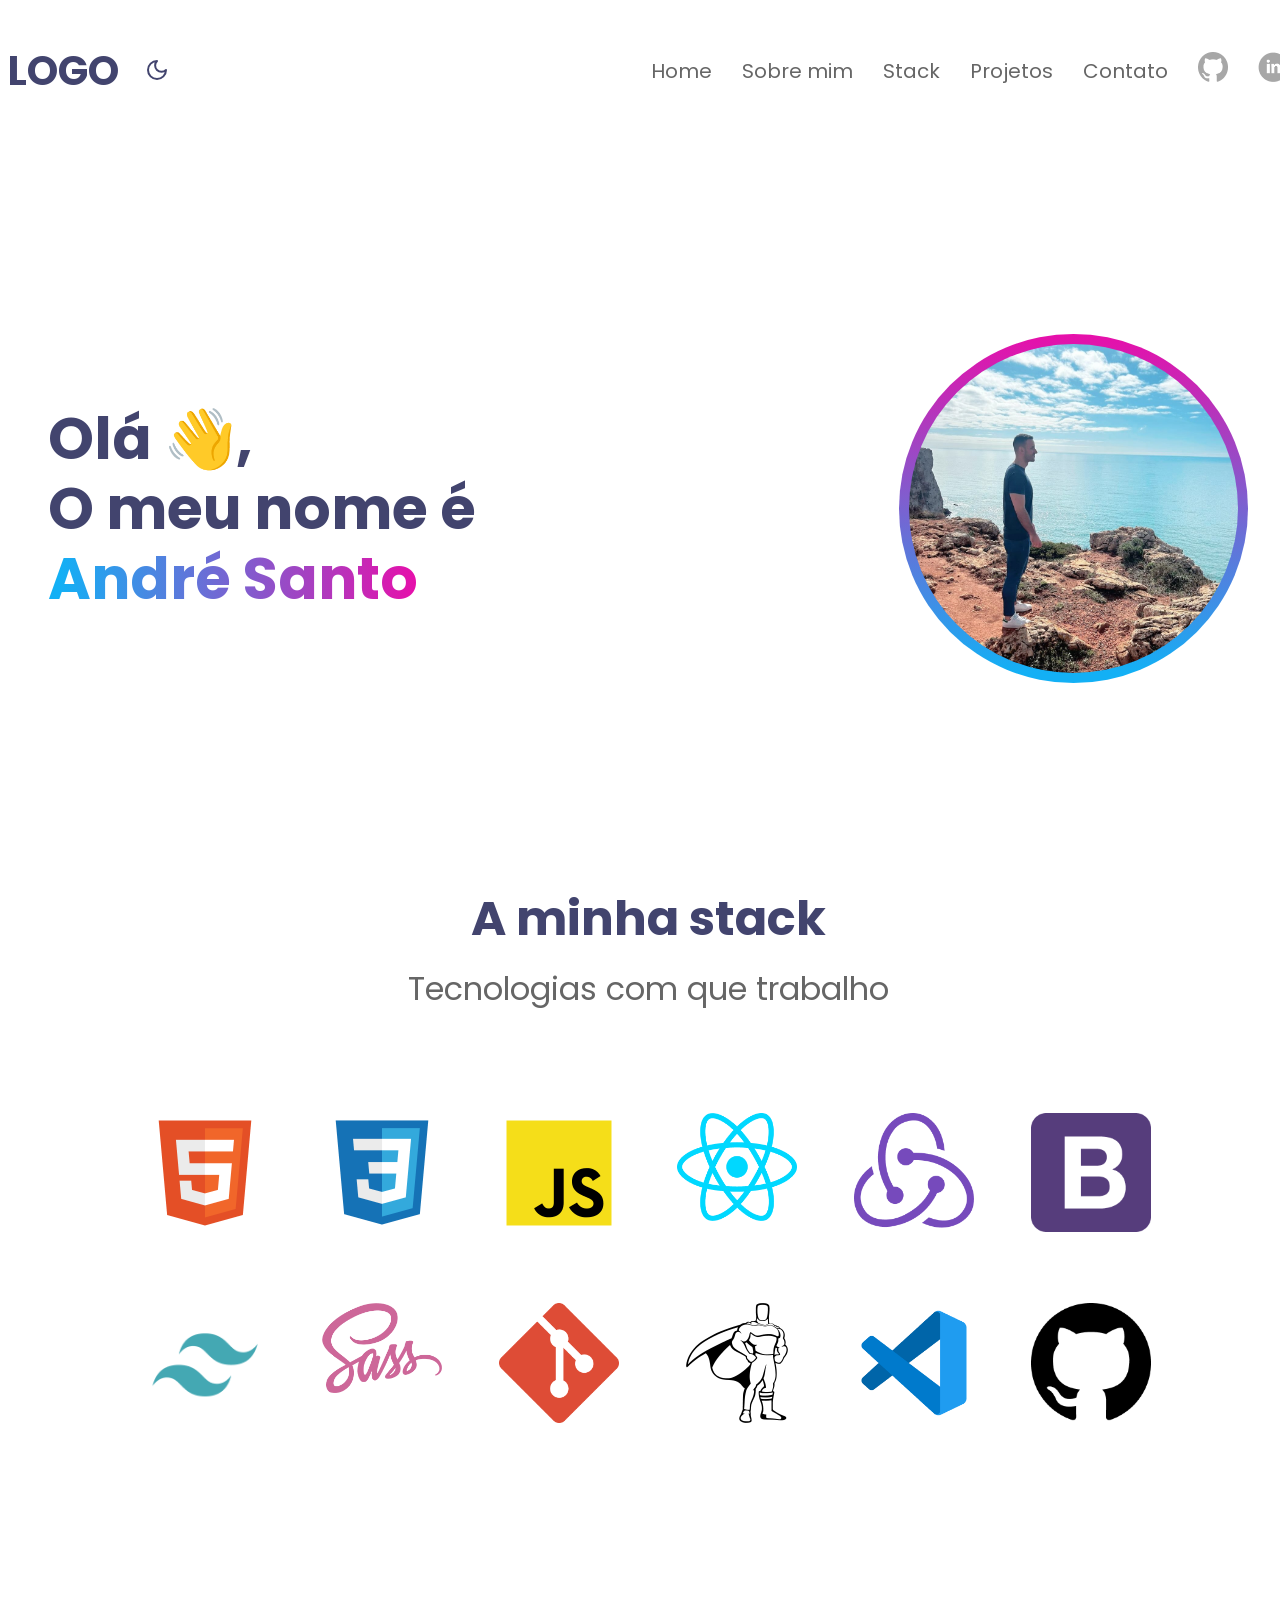
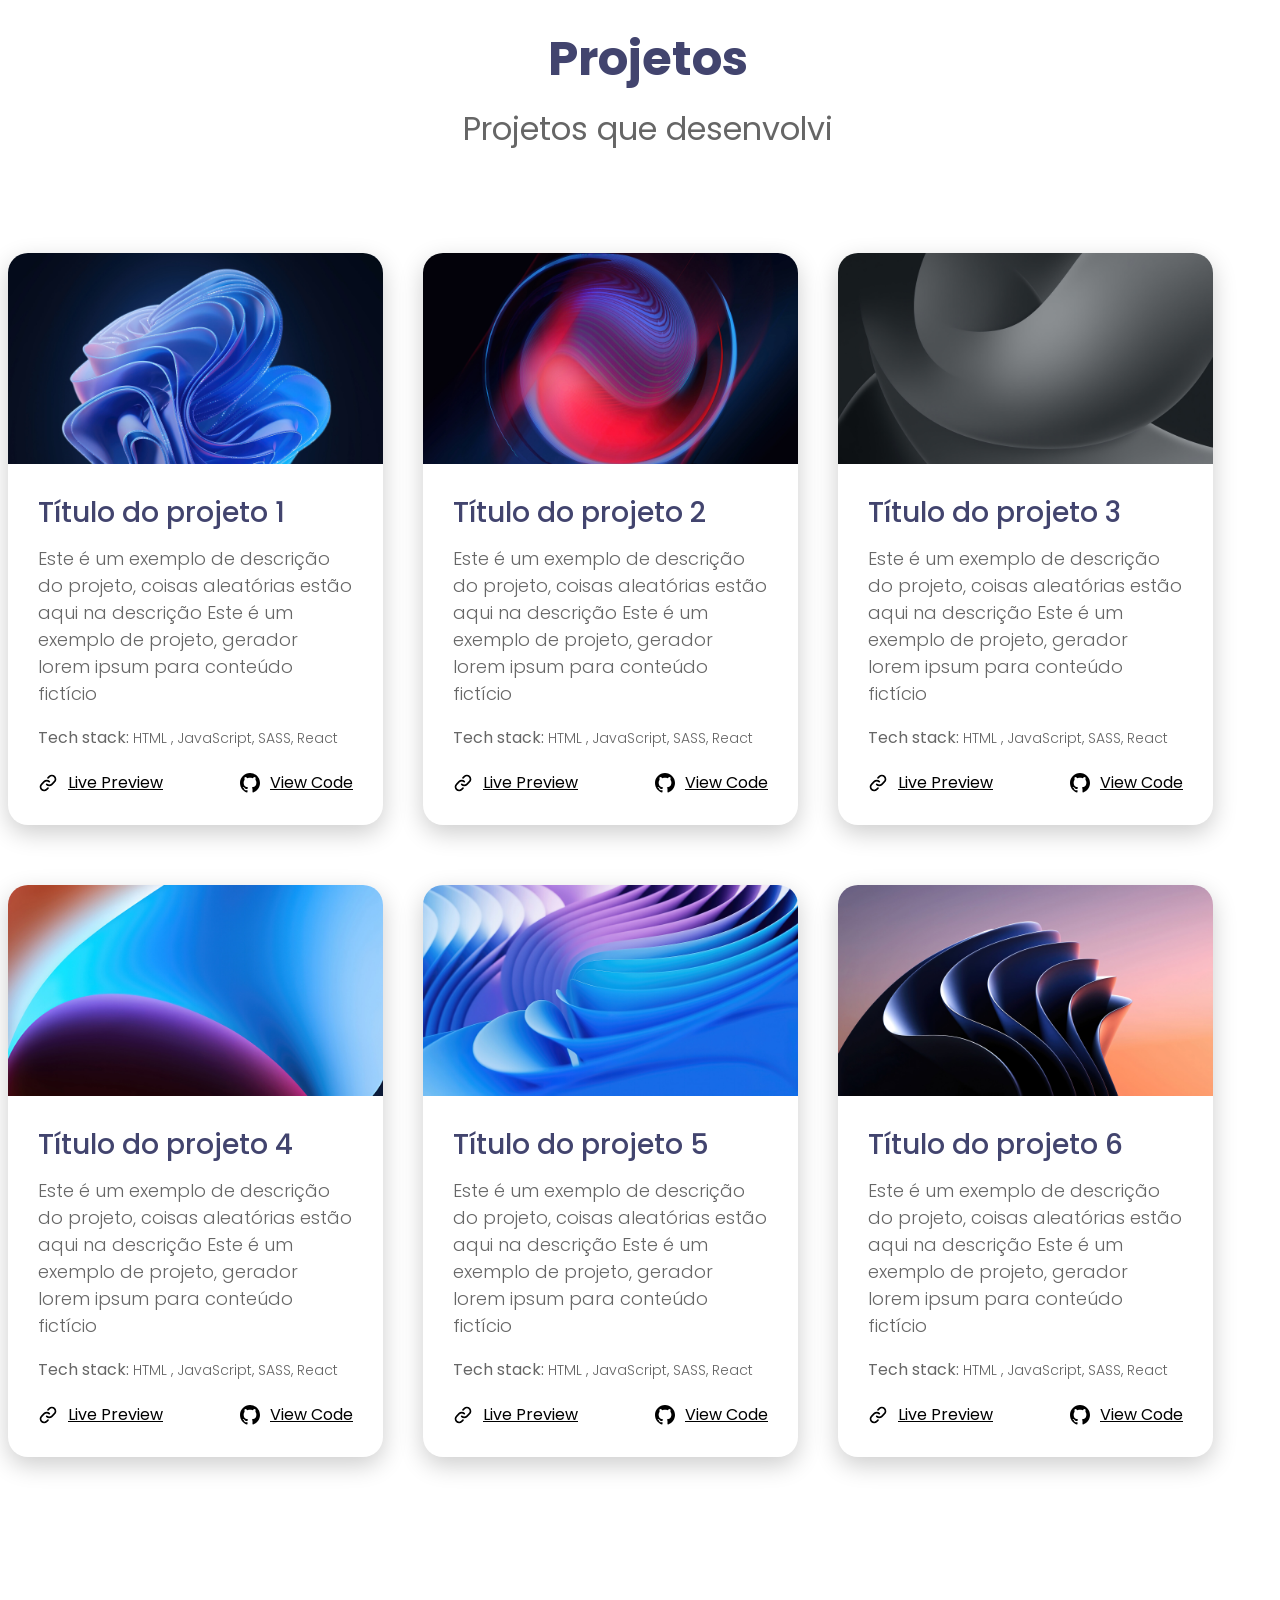
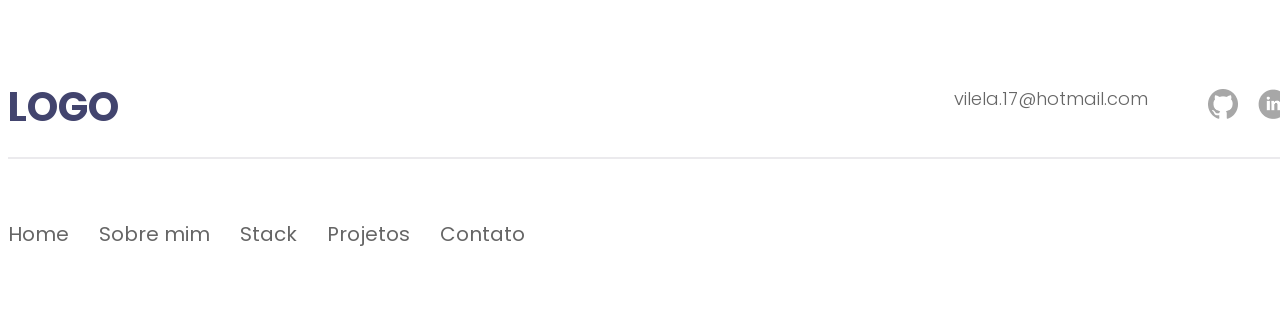
<file: Portofólio/index.html>
<!DOCTYPE html>
<html lang="pt" data-theme="light">
  <head>
    <title>Portofólio</title>
    <meta charset="UTF-8" />
    <link rel="preconnect" href="https://fonts.googleapis.com" />
    <link rel="preconnect" href="https://fonts.gstatic.com" crossorigin />
    <link
      href="https://fonts.googleapis.com/css2?family=Poppins:ital,wght@0,100;0,200;0,300;0,400;0,500;0,600;0,700;0,800;0,900;1,100;1,200;1,300;1,400;1,500;1,600;1,700;1,800;1,900&display=swap"
      rel="stylesheet"
    />
    <link rel="stylesheet" href="./assets/css/main.css" />
  </head>
  <body>
    <div class="container">
      <header class="primaryHeader">
        <div class="columnLeft">
          <h2>LOGO</h2>
          <button id="toggleDarkMode" onclick="toggleDarkMode()">
            <svg
              xmlns="http://www.w3.org/2000/svg"
              width="24"
              height="24"
              viewBox="0 0 24 24"
              fill="none"
              stroke="currentColor"
              stroke-width="2"
              stroke-linecap="round"
              stroke-linejoin="round"
              class="lucide lucide-moon"
            >
              <path d="M12 3a6 6 0 0 0 9 9 9 9 0 1 1-9-9Z" />
            </svg>
          </button>
        </div>
        <div class="columnRight">
          <nav>
            <ul>
              <li>
                <a href="index.html">Home</a>
              </li>
              <li>
                <a href="about.html">Sobre mim</a>
              </li>
              <li>
                <a href="stack.html">Stack</a>
              </li>
              <li>
                <a href="projects.html">Projetos</a>
              </li>
              <li>
                <a href="contact.html">Contato</a>
              </li>
              <li>
                <a href="https://github.com/vilela90" target="_blank">
                  <img
                    src="assets/images/icon-github.png"
                    alt="icon github"
                    width="30"
                    height="30"
                  />
                </a>
              </li>
              <li>
                <a
                  href="https://www.linkedin.com/in/andr%C3%A9-santo-fullstack-developer/"
                  target="_blank"
                >
                  <img
                    src="assets/images/icon-linkedin.png"
                    alt="icon linkedin"
                    width="30"
                    height="30"
                  />
                </a>
              </li>
            </ul>
          </nav>
        </div>
      </header>
      <main>
        <section class="sectionBanner">
          <div class="columnLeft">
            <h1>
              Olá 👋, <br />
              O meu nome é <br />
              <span>André Santo</span>
            </h1>
          </div>
          <div class="columnRight">
            <img
              src="assets/images/andre.jpg"
              al="foto Andre Santo"
              width="349"
              height="349"
            />
          </div>
        </section>
        <section class="sectionStack">
          <header>
            <h2>A minha stack</h2>
            <h3>Tecnologias com que trabalho</h3>
          </header>
          <div class="stackImagesContainer">
            <img
              src="assets/images/vscode-icons_file-type-html.png"
              alt="html"
              width="120"
            />
            <img
              src="assets/images/vscode-icons_file-type-css.png"
              alt="css"
              width="120"
            />
            <img
              src="assets/images/vscode-icons_file-type-js-official.png"
              alt="javascript"
              width="120"
            />
            <img src="assets/images/logos_react.png" alt="react" width="120" />
            <img src="assets/images/electron.png" alt="electron" width="120" />
            <img
              src="assets/images/logos_bootstrap.png"
              alt="bootstrap"
              width="120"
            />
            <img
              src="assets/images/vscode-icons_file-type-tailwind.png"
              alt="tailwind"
              width="120"
            />
            <img src="assets/images/logos_sass.png" alt="sass" width="120" />
            <img src="assets/images/logos_git-icon.png" alt="git" width="120" />
            <img
              src="assets/images/cib_greensock.png"
              alt="cib_greensock"
              width="120"
              class="imageDark"
            />
            <img
              src="assets/images/cib_greensock-black.png"
              alt="cib_greensock"
              width="120"
              class="imageLight"
            />
            <img
              src="assets/images/vscode-icons_file-type-vscode.png"
              alt="vscode"
              width="120"
            />
            <img
              src="assets/images/akar-icons_github-fill.png"
              alt="github"
              width="120"
              class="imageDark"
            />
            <img
              src="assets/images/akar-icons_github-fill-black.png"
              alt="github"
              width="120"
              class="imageLight"
            />
          </div>
        </section>
        <section class="sectionProjects">
          <header>
            <h2>Projetos</h2>
            <h3>Projetos que desenvolvi</h3>
          </header>
          <div class="projectsContainer">
            <article class="projectBox">
              <header>
                <img
                  width="375"
                  src="assets/images/projecto1.jpg"
                  alt="img1"
                />
              </header>
              <div class="projectContent">
                <h4>Título do projeto 1</h4>
                <p>
                  Este é um exemplo de descrição do projeto, coisas aleatórias
                  estão aqui na descrição Este é um exemplo de projeto, gerador
                  lorem ipsum para conteúdo fictício
                </p>
                <small>
                  <strong>Tech stack:</strong> HTML , JavaScript, SASS, React
                </small>
                <div class="projectActions">
                  <div class="linkWithIcon">
                    <svg
                      width="20"
                      height="20"
                      viewBox="0 0 20 20"
                      fill="none"
                      xmlns="http://www.w3.org/2000/svg"
                    >
                      <path
                        d="M11.2867 8.7133C10.6041 8.031 9.67846 7.64771 8.71334 7.64771C7.74821 7.64771 6.82259 8.031 6.14 8.7133L3.56584 11.2866C2.88324 11.9692 2.49976 12.895 2.49976 13.8604C2.49976 14.8257 2.88324 15.7515 3.56584 16.4341C4.24844 17.1167 5.17424 17.5002 6.13959 17.5002C7.10493 17.5002 8.03074 17.1167 8.71334 16.4341L10 15.1475"
                        stroke="black"
                        stroke-width="1.66667"
                        stroke-linecap="round"
                        stroke-linejoin="round"
                      />
                      <path
                        d="M8.71332 11.2867C9.39591 11.969 10.3215 12.3523 11.2867 12.3523C12.2518 12.3523 13.1774 11.969 13.86 11.2867L16.4342 8.71334C17.1168 8.03074 17.5002 7.10493 17.5002 6.13959C17.5002 5.17424 17.1168 4.24844 16.4342 3.56584C15.7516 2.88324 14.8257 2.49976 13.8604 2.49976C12.8951 2.49976 11.9693 2.88324 11.2867 3.56584L9.99998 4.8525"
                        stroke="black"
                        stroke-width="1.66667"
                        stroke-linecap="round"
                        stroke-linejoin="round"
                      />
                    </svg>
                    <a href="#">Live Preview</a>
                  </div>
                  <div class="linkWithIcon">
                    <svg
                      width="20"
                      height="20"
                      viewBox="0 0 20 20"
                      fill="none"
                      xmlns="http://www.w3.org/2000/svg"
                    >
                      <g clip-path="url(#clip0_10_167)">
                        <path
                          fill-rule="evenodd"
                          clip-rule="evenodd"
                          d="M10 0C4.475 0 0 4.475 0 10C0 14.425 2.8625 18.1625 6.8375 19.4875C7.3375 19.575 7.525 19.275 7.525 19.0125C7.525 18.775 7.5125 17.9875 7.5125 17.15C5 17.6125 4.35 16.5375 4.15 15.975C4.0375 15.6875 3.55 14.8 3.125 14.5625C2.775 14.375 2.275 13.9125 3.1125 13.9C3.9 13.8875 4.4625 14.625 4.65 14.925C5.55 16.4375 6.9875 16.0125 7.5625 15.75C7.65 15.1 7.9125 14.6625 8.2 14.4125C5.975 14.1625 3.65 13.3 3.65 9.475C3.65 8.3875 4.0375 7.4875 4.675 6.7875C4.575 6.5375 4.225 5.5125 4.775 4.1375C4.775 4.1375 5.6125 3.875 7.525 5.1625C8.325 4.9375 9.175 4.825 10.025 4.825C10.875 4.825 11.725 4.9375 12.525 5.1625C14.4375 3.8625 15.275 4.1375 15.275 4.1375C15.825 5.5125 15.475 6.5375 15.375 6.7875C16.0125 7.4875 16.4 8.375 16.4 9.475C16.4 13.3125 14.0625 14.1625 11.8375 14.4125C12.2 14.725 12.5125 15.325 12.5125 16.2625C12.5125 17.6 12.5 18.675 12.5 19.0125C12.5 19.275 12.6875 19.5875 13.1875 19.4875C15.1726 18.8173 16.8976 17.5414 18.1197 15.8395C19.3418 14.1375 19.9994 12.0952 20 10C20 4.475 15.525 0 10 0Z"
                          fill="black"
                        />
                      </g>
                      <defs>
                        <clipPath id="clip0_10_167">
                          <rect width="20" height="20" fill="white" />
                        </clipPath>
                      </defs>
                    </svg>
                    <a href="#">View Code</a>
                  </div>
                </div>
              </div>
            </article>
            <article class="projectBox">
              <header>
                <img
                  width="375"
                  src="assets/images/projecto2.jpg"
                  alt="img1"
                />
              </header>
              <div class="projectContent">
                <h4>Título do projeto 2</h4>
                <p>
                  Este é um exemplo de descrição do projeto, coisas aleatórias
                  estão aqui na descrição Este é um exemplo de projeto, gerador
                  lorem ipsum para conteúdo fictício
                </p>
                <small>
                  <strong>Tech stack:</strong> HTML , JavaScript, SASS, React
                </small>
                <div class="projectActions">
                  <div class="linkWithIcon">
                    <svg
                      width="20"
                      height="20"
                      viewBox="0 0 20 20"
                      fill="none"
                      xmlns="http://www.w3.org/2000/svg"
                    >
                      <path
                        d="M11.2867 8.7133C10.6041 8.031 9.67846 7.64771 8.71334 7.64771C7.74821 7.64771 6.82259 8.031 6.14 8.7133L3.56584 11.2866C2.88324 11.9692 2.49976 12.895 2.49976 13.8604C2.49976 14.8257 2.88324 15.7515 3.56584 16.4341C4.24844 17.1167 5.17424 17.5002 6.13959 17.5002C7.10493 17.5002 8.03074 17.1167 8.71334 16.4341L10 15.1475"
                        stroke="black"
                        stroke-width="1.66667"
                        stroke-linecap="round"
                        stroke-linejoin="round"
                      />
                      <path
                        d="M8.71332 11.2867C9.39591 11.969 10.3215 12.3523 11.2867 12.3523C12.2518 12.3523 13.1774 11.969 13.86 11.2867L16.4342 8.71334C17.1168 8.03074 17.5002 7.10493 17.5002 6.13959C17.5002 5.17424 17.1168 4.24844 16.4342 3.56584C15.7516 2.88324 14.8257 2.49976 13.8604 2.49976C12.8951 2.49976 11.9693 2.88324 11.2867 3.56584L9.99998 4.8525"
                        stroke="black"
                        stroke-width="1.66667"
                        stroke-linecap="round"
                        stroke-linejoin="round"
                      />
                    </svg>
                    <a href="#">Live Preview</a>
                  </div>
                  <div class="linkWithIcon">
                    <svg
                      width="20"
                      height="20"
                      viewBox="0 0 20 20"
                      fill="none"
                      xmlns="http://www.w3.org/2000/svg"
                    >
                      <g clip-path="url(#clip0_10_167)">
                        <path
                          fill-rule="evenodd"
                          clip-rule="evenodd"
                          d="M10 0C4.475 0 0 4.475 0 10C0 14.425 2.8625 18.1625 6.8375 19.4875C7.3375 19.575 7.525 19.275 7.525 19.0125C7.525 18.775 7.5125 17.9875 7.5125 17.15C5 17.6125 4.35 16.5375 4.15 15.975C4.0375 15.6875 3.55 14.8 3.125 14.5625C2.775 14.375 2.275 13.9125 3.1125 13.9C3.9 13.8875 4.4625 14.625 4.65 14.925C5.55 16.4375 6.9875 16.0125 7.5625 15.75C7.65 15.1 7.9125 14.6625 8.2 14.4125C5.975 14.1625 3.65 13.3 3.65 9.475C3.65 8.3875 4.0375 7.4875 4.675 6.7875C4.575 6.5375 4.225 5.5125 4.775 4.1375C4.775 4.1375 5.6125 3.875 7.525 5.1625C8.325 4.9375 9.175 4.825 10.025 4.825C10.875 4.825 11.725 4.9375 12.525 5.1625C14.4375 3.8625 15.275 4.1375 15.275 4.1375C15.825 5.5125 15.475 6.5375 15.375 6.7875C16.0125 7.4875 16.4 8.375 16.4 9.475C16.4 13.3125 14.0625 14.1625 11.8375 14.4125C12.2 14.725 12.5125 15.325 12.5125 16.2625C12.5125 17.6 12.5 18.675 12.5 19.0125C12.5 19.275 12.6875 19.5875 13.1875 19.4875C15.1726 18.8173 16.8976 17.5414 18.1197 15.8395C19.3418 14.1375 19.9994 12.0952 20 10C20 4.475 15.525 0 10 0Z"
                          fill="black"
                        />
                      </g>
                      <defs>
                        <clipPath id="clip0_10_167">
                          <rect width="20" height="20" fill="white" />
                        </clipPath>
                      </defs>
                    </svg>
                    <a href="#">View Code</a>
                  </div>
                </div>
              </div>
            </article>
            <article class="projectBox">
              <header>
                <img
                  width="375"
                  src="assets/images/projecto3.jpg"
                  alt="img1"
                />
              </header>
              <div class="projectContent">
                <h4>Título do projeto 3</h4>
                <p>
                  Este é um exemplo de descrição do projeto, coisas aleatórias
                  estão aqui na descrição Este é um exemplo de projeto, gerador
                  lorem ipsum para conteúdo fictício
                </p>
                <small>
                  <strong>Tech stack:</strong> HTML , JavaScript, SASS, React
                </small>
                <div class="projectActions">
                  <div class="linkWithIcon">
                    <svg
                      width="20"
                      height="20"
                      viewBox="0 0 20 20"
                      fill="none"
                      xmlns="http://www.w3.org/2000/svg"
                    >
                      <path
                        d="M11.2867 8.7133C10.6041 8.031 9.67846 7.64771 8.71334 7.64771C7.74821 7.64771 6.82259 8.031 6.14 8.7133L3.56584 11.2866C2.88324 11.9692 2.49976 12.895 2.49976 13.8604C2.49976 14.8257 2.88324 15.7515 3.56584 16.4341C4.24844 17.1167 5.17424 17.5002 6.13959 17.5002C7.10493 17.5002 8.03074 17.1167 8.71334 16.4341L10 15.1475"
                        stroke="black"
                        stroke-width="1.66667"
                        stroke-linecap="round"
                        stroke-linejoin="round"
                      />
                      <path
                        d="M8.71332 11.2867C9.39591 11.969 10.3215 12.3523 11.2867 12.3523C12.2518 12.3523 13.1774 11.969 13.86 11.2867L16.4342 8.71334C17.1168 8.03074 17.5002 7.10493 17.5002 6.13959C17.5002 5.17424 17.1168 4.24844 16.4342 3.56584C15.7516 2.88324 14.8257 2.49976 13.8604 2.49976C12.8951 2.49976 11.9693 2.88324 11.2867 3.56584L9.99998 4.8525"
                        stroke="black"
                        stroke-width="1.66667"
                        stroke-linecap="round"
                        stroke-linejoin="round"
                      />
                    </svg>
                    <a href="#">Live Preview</a>
                  </div>
                  <div class="linkWithIcon">
                    <svg
                      width="20"
                      height="20"
                      viewBox="0 0 20 20"
                      fill="none"
                      xmlns="http://www.w3.org/2000/svg"
                    >
                      <g clip-path="url(#clip0_10_167)">
                        <path
                          fill-rule="evenodd"
                          clip-rule="evenodd"
                          d="M10 0C4.475 0 0 4.475 0 10C0 14.425 2.8625 18.1625 6.8375 19.4875C7.3375 19.575 7.525 19.275 7.525 19.0125C7.525 18.775 7.5125 17.9875 7.5125 17.15C5 17.6125 4.35 16.5375 4.15 15.975C4.0375 15.6875 3.55 14.8 3.125 14.5625C2.775 14.375 2.275 13.9125 3.1125 13.9C3.9 13.8875 4.4625 14.625 4.65 14.925C5.55 16.4375 6.9875 16.0125 7.5625 15.75C7.65 15.1 7.9125 14.6625 8.2 14.4125C5.975 14.1625 3.65 13.3 3.65 9.475C3.65 8.3875 4.0375 7.4875 4.675 6.7875C4.575 6.5375 4.225 5.5125 4.775 4.1375C4.775 4.1375 5.6125 3.875 7.525 5.1625C8.325 4.9375 9.175 4.825 10.025 4.825C10.875 4.825 11.725 4.9375 12.525 5.1625C14.4375 3.8625 15.275 4.1375 15.275 4.1375C15.825 5.5125 15.475 6.5375 15.375 6.7875C16.0125 7.4875 16.4 8.375 16.4 9.475C16.4 13.3125 14.0625 14.1625 11.8375 14.4125C12.2 14.725 12.5125 15.325 12.5125 16.2625C12.5125 17.6 12.5 18.675 12.5 19.0125C12.5 19.275 12.6875 19.5875 13.1875 19.4875C15.1726 18.8173 16.8976 17.5414 18.1197 15.8395C19.3418 14.1375 19.9994 12.0952 20 10C20 4.475 15.525 0 10 0Z"
                          fill="black"
                        />
                      </g>
                      <defs>
                        <clipPath id="clip0_10_167">
                          <rect width="20" height="20" fill="white" />
                        </clipPath>
                      </defs>
                    </svg>
                    <a href="#">View Code</a>
                  </div>
                </div>
              </div>
            </article>
            <article class="projectBox">
              <header>
                <img
                  width="375"
                  src="assets/images/projecto4.jpg"
                  alt="img1"
                />
              </header>
              <div class="projectContent">
                <h4>Título do projeto 4</h4>
                <p>
                  Este é um exemplo de descrição do projeto, coisas aleatórias
                  estão aqui na descrição Este é um exemplo de projeto, gerador
                  lorem ipsum para conteúdo fictício
                </p>
                <small>
                  <strong>Tech stack:</strong> HTML , JavaScript, SASS, React
                </small>
                <div class="projectActions">
                  <div class="linkWithIcon">
                    <svg
                      width="20"
                      height="20"
                      viewBox="0 0 20 20"
                      fill="none"
                      xmlns="http://www.w3.org/2000/svg"
                    >
                      <path
                        d="M11.2867 8.7133C10.6041 8.031 9.67846 7.64771 8.71334 7.64771C7.74821 7.64771 6.82259 8.031 6.14 8.7133L3.56584 11.2866C2.88324 11.9692 2.49976 12.895 2.49976 13.8604C2.49976 14.8257 2.88324 15.7515 3.56584 16.4341C4.24844 17.1167 5.17424 17.5002 6.13959 17.5002C7.10493 17.5002 8.03074 17.1167 8.71334 16.4341L10 15.1475"
                        stroke="black"
                        stroke-width="1.66667"
                        stroke-linecap="round"
                        stroke-linejoin="round"
                      />
                      <path
                        d="M8.71332 11.2867C9.39591 11.969 10.3215 12.3523 11.2867 12.3523C12.2518 12.3523 13.1774 11.969 13.86 11.2867L16.4342 8.71334C17.1168 8.03074 17.5002 7.10493 17.5002 6.13959C17.5002 5.17424 17.1168 4.24844 16.4342 3.56584C15.7516 2.88324 14.8257 2.49976 13.8604 2.49976C12.8951 2.49976 11.9693 2.88324 11.2867 3.56584L9.99998 4.8525"
                        stroke="black"
                        stroke-width="1.66667"
                        stroke-linecap="round"
                        stroke-linejoin="round"
                      />
                    </svg>
                    <a href="#">Live Preview</a>
                  </div>
                  <div class="linkWithIcon">
                    <svg
                      width="20"
                      height="20"
                      viewBox="0 0 20 20"
                      fill="none"
                      xmlns="http://www.w3.org/2000/svg"
                    >
                      <g clip-path="url(#clip0_10_167)">
                        <path
                          fill-rule="evenodd"
                          clip-rule="evenodd"
                          d="M10 0C4.475 0 0 4.475 0 10C0 14.425 2.8625 18.1625 6.8375 19.4875C7.3375 19.575 7.525 19.275 7.525 19.0125C7.525 18.775 7.5125 17.9875 7.5125 17.15C5 17.6125 4.35 16.5375 4.15 15.975C4.0375 15.6875 3.55 14.8 3.125 14.5625C2.775 14.375 2.275 13.9125 3.1125 13.9C3.9 13.8875 4.4625 14.625 4.65 14.925C5.55 16.4375 6.9875 16.0125 7.5625 15.75C7.65 15.1 7.9125 14.6625 8.2 14.4125C5.975 14.1625 3.65 13.3 3.65 9.475C3.65 8.3875 4.0375 7.4875 4.675 6.7875C4.575 6.5375 4.225 5.5125 4.775 4.1375C4.775 4.1375 5.6125 3.875 7.525 5.1625C8.325 4.9375 9.175 4.825 10.025 4.825C10.875 4.825 11.725 4.9375 12.525 5.1625C14.4375 3.8625 15.275 4.1375 15.275 4.1375C15.825 5.5125 15.475 6.5375 15.375 6.7875C16.0125 7.4875 16.4 8.375 16.4 9.475C16.4 13.3125 14.0625 14.1625 11.8375 14.4125C12.2 14.725 12.5125 15.325 12.5125 16.2625C12.5125 17.6 12.5 18.675 12.5 19.0125C12.5 19.275 12.6875 19.5875 13.1875 19.4875C15.1726 18.8173 16.8976 17.5414 18.1197 15.8395C19.3418 14.1375 19.9994 12.0952 20 10C20 4.475 15.525 0 10 0Z"
                          fill="black"
                        />
                      </g>
                      <defs>
                        <clipPath id="clip0_10_167">
                          <rect width="20" height="20" fill="white" />
                        </clipPath>
                      </defs>
                    </svg>
                    <a href="#">View Code</a>
                  </div>
                </div>
              </div>
            </article>
            <article class="projectBox">
              <header>
                <img
                  width="375"
                  src="assets/images/projecto5.jpg"
                  alt="img1"
                />
              </header>
              <div class="projectContent">
                <h4>Título do projeto 5</h4>
                <p>
                  Este é um exemplo de descrição do projeto, coisas aleatórias
                  estão aqui na descrição Este é um exemplo de projeto, gerador
                  lorem ipsum para conteúdo fictício
                </p>
                <small>
                  <strong>Tech stack:</strong> HTML , JavaScript, SASS, React
                </small>
                <div class="projectActions">
                  <div class="linkWithIcon">
                    <svg
                      width="20"
                      height="20"
                      viewBox="0 0 20 20"
                      fill="none"
                      xmlns="http://www.w3.org/2000/svg"
                    >
                      <path
                        d="M11.2867 8.7133C10.6041 8.031 9.67846 7.64771 8.71334 7.64771C7.74821 7.64771 6.82259 8.031 6.14 8.7133L3.56584 11.2866C2.88324 11.9692 2.49976 12.895 2.49976 13.8604C2.49976 14.8257 2.88324 15.7515 3.56584 16.4341C4.24844 17.1167 5.17424 17.5002 6.13959 17.5002C7.10493 17.5002 8.03074 17.1167 8.71334 16.4341L10 15.1475"
                        stroke="black"
                        stroke-width="1.66667"
                        stroke-linecap="round"
                        stroke-linejoin="round"
                      />
                      <path
                        d="M8.71332 11.2867C9.39591 11.969 10.3215 12.3523 11.2867 12.3523C12.2518 12.3523 13.1774 11.969 13.86 11.2867L16.4342 8.71334C17.1168 8.03074 17.5002 7.10493 17.5002 6.13959C17.5002 5.17424 17.1168 4.24844 16.4342 3.56584C15.7516 2.88324 14.8257 2.49976 13.8604 2.49976C12.8951 2.49976 11.9693 2.88324 11.2867 3.56584L9.99998 4.8525"
                        stroke="black"
                        stroke-width="1.66667"
                        stroke-linecap="round"
                        stroke-linejoin="round"
                      />
                    </svg>
                    <a href="#">Live Preview</a>
                  </div>
                  <div class="linkWithIcon">
                    <svg
                      width="20"
                      height="20"
                      viewBox="0 0 20 20"
                      fill="none"
                      xmlns="http://www.w3.org/2000/svg"
                    >
                      <g clip-path="url(#clip0_10_167)">
                        <path
                          fill-rule="evenodd"
                          clip-rule="evenodd"
                          d="M10 0C4.475 0 0 4.475 0 10C0 14.425 2.8625 18.1625 6.8375 19.4875C7.3375 19.575 7.525 19.275 7.525 19.0125C7.525 18.775 7.5125 17.9875 7.5125 17.15C5 17.6125 4.35 16.5375 4.15 15.975C4.0375 15.6875 3.55 14.8 3.125 14.5625C2.775 14.375 2.275 13.9125 3.1125 13.9C3.9 13.8875 4.4625 14.625 4.65 14.925C5.55 16.4375 6.9875 16.0125 7.5625 15.75C7.65 15.1 7.9125 14.6625 8.2 14.4125C5.975 14.1625 3.65 13.3 3.65 9.475C3.65 8.3875 4.0375 7.4875 4.675 6.7875C4.575 6.5375 4.225 5.5125 4.775 4.1375C4.775 4.1375 5.6125 3.875 7.525 5.1625C8.325 4.9375 9.175 4.825 10.025 4.825C10.875 4.825 11.725 4.9375 12.525 5.1625C14.4375 3.8625 15.275 4.1375 15.275 4.1375C15.825 5.5125 15.475 6.5375 15.375 6.7875C16.0125 7.4875 16.4 8.375 16.4 9.475C16.4 13.3125 14.0625 14.1625 11.8375 14.4125C12.2 14.725 12.5125 15.325 12.5125 16.2625C12.5125 17.6 12.5 18.675 12.5 19.0125C12.5 19.275 12.6875 19.5875 13.1875 19.4875C15.1726 18.8173 16.8976 17.5414 18.1197 15.8395C19.3418 14.1375 19.9994 12.0952 20 10C20 4.475 15.525 0 10 0Z"
                          fill="black"
                        />
                      </g>
                      <defs>
                        <clipPath id="clip0_10_167">
                          <rect width="20" height="20" fill="white" />
                        </clipPath>
                      </defs>
                    </svg>
                    <a href="#">View Code</a>
                  </div>
                </div>
              </div>
            </article>
            <article class="projectBox">
              <header>
                <img
                  width="375"
                  src="assets/images/projecto6.jpg"
                  alt="img1"
                />
              </header>
              <div class="projectContent">
                <h4>Título do projeto 6</h4>
                <p>
                  Este é um exemplo de descrição do projeto, coisas aleatórias
                  estão aqui na descrição Este é um exemplo de projeto, gerador
                  lorem ipsum para conteúdo fictício
                </p>
                <small>
                  <strong>Tech stack:</strong> HTML , JavaScript, SASS, React
                </small>
                <div class="projectActions">
                  <div class="linkWithIcon">
                    <svg
                      width="20"
                      height="20"
                      viewBox="0 0 20 20"
                      fill="none"
                      xmlns="http://www.w3.org/2000/svg"
                    >
                      <path
                        d="M11.2867 8.7133C10.6041 8.031 9.67846 7.64771 8.71334 7.64771C7.74821 7.64771 6.82259 8.031 6.14 8.7133L3.56584 11.2866C2.88324 11.9692 2.49976 12.895 2.49976 13.8604C2.49976 14.8257 2.88324 15.7515 3.56584 16.4341C4.24844 17.1167 5.17424 17.5002 6.13959 17.5002C7.10493 17.5002 8.03074 17.1167 8.71334 16.4341L10 15.1475"
                        stroke="black"
                        stroke-width="1.66667"
                        stroke-linecap="round"
                        stroke-linejoin="round"
                      />
                      <path
                        d="M8.71332 11.2867C9.39591 11.969 10.3215 12.3523 11.2867 12.3523C12.2518 12.3523 13.1774 11.969 13.86 11.2867L16.4342 8.71334C17.1168 8.03074 17.5002 7.10493 17.5002 6.13959C17.5002 5.17424 17.1168 4.24844 16.4342 3.56584C15.7516 2.88324 14.8257 2.49976 13.8604 2.49976C12.8951 2.49976 11.9693 2.88324 11.2867 3.56584L9.99998 4.8525"
                        stroke="black"
                        stroke-width="1.66667"
                        stroke-linecap="round"
                        stroke-linejoin="round"
                      />
                    </svg>
                    <a href="#">Live Preview</a>
                  </div>
                  <div class="linkWithIcon">
                    <svg
                      width="20"
                      height="20"
                      viewBox="0 0 20 20"
                      fill="none"
                      xmlns="http://www.w3.org/2000/svg"
                    >
                      <g clip-path="url(#clip0_10_167)">
                        <path
                          fill-rule="evenodd"
                          clip-rule="evenodd"
                          d="M10 0C4.475 0 0 4.475 0 10C0 14.425 2.8625 18.1625 6.8375 19.4875C7.3375 19.575 7.525 19.275 7.525 19.0125C7.525 18.775 7.5125 17.9875 7.5125 17.15C5 17.6125 4.35 16.5375 4.15 15.975C4.0375 15.6875 3.55 14.8 3.125 14.5625C2.775 14.375 2.275 13.9125 3.1125 13.9C3.9 13.8875 4.4625 14.625 4.65 14.925C5.55 16.4375 6.9875 16.0125 7.5625 15.75C7.65 15.1 7.9125 14.6625 8.2 14.4125C5.975 14.1625 3.65 13.3 3.65 9.475C3.65 8.3875 4.0375 7.4875 4.675 6.7875C4.575 6.5375 4.225 5.5125 4.775 4.1375C4.775 4.1375 5.6125 3.875 7.525 5.1625C8.325 4.9375 9.175 4.825 10.025 4.825C10.875 4.825 11.725 4.9375 12.525 5.1625C14.4375 3.8625 15.275 4.1375 15.275 4.1375C15.825 5.5125 15.475 6.5375 15.375 6.7875C16.0125 7.4875 16.4 8.375 16.4 9.475C16.4 13.3125 14.0625 14.1625 11.8375 14.4125C12.2 14.725 12.5125 15.325 12.5125 16.2625C12.5125 17.6 12.5 18.675 12.5 19.0125C12.5 19.275 12.6875 19.5875 13.1875 19.4875C15.1726 18.8173 16.8976 17.5414 18.1197 15.8395C19.3418 14.1375 19.9994 12.0952 20 10C20 4.475 15.525 0 10 0Z"
                          fill="black"
                        />
                      </g>
                      <defs>
                        <clipPath id="clip0_10_167">
                          <rect width="20" height="20" fill="white" />
                        </clipPath>
                      </defs>
                    </svg>
                    <a href="#">View Code</a>
                  </div>
                </div>
              </div>
            </article>
          </div>
        </section>
        <footer class="footerWrapper">
          <div class="mainFooter">
            <div class="mainFooterColumn left">
              <h2>LOGO</h2>
            </div>

            <div class="mainFooterColumn right">
              <div>
                <a href="mailto:vilela.17@hotmail.com">vilela.17@hotmail.com</p>
              </div>
              <div>
                <ul>
                  <li>
                    <a href="https://github.com/vilela90" target="_blank">
                      <img
                        src="assets/images/icon-github.png"
                        alt="icon github"
                        width="30"
                        height="30"
                      />
                    </a>
                  </li>
                  <li>
                    <a
                      href="https://www.linkedin.com/in/andr%C3%A9-santo-fullstack-developer/"
                      target="_blank"
                    >
                      <img
                        src="assets/images/icon-linkedin.png"
                        alt="icon linkedin"
                        width="30"
                        height="30"
                      />
                    </a>
                  </li>
                </ul>
              </div>
            </div>
          </div>

          <div class="miniFooter">
            <nav>
              <ul>
                <li>
                  <a href="index.html">Home</a>
                </li>
                <li>
                  <a href="about.html">Sobre mim</a>
                </li>
                <li>
                  <a href="stack.html">Stack</a>
                </li>
                <li>
                  <a href="projects.html">Projetos</a>
                </li>
                <li>
                  <a href="contact.html">Contato</a>
                </li>
                <li>
                <li>
              </ul>
            </nav>
          </div>
        </footer>
      </main>
    </div>
    <script src="assets/js/main.js"></script>
  </body>
</html>
</file>
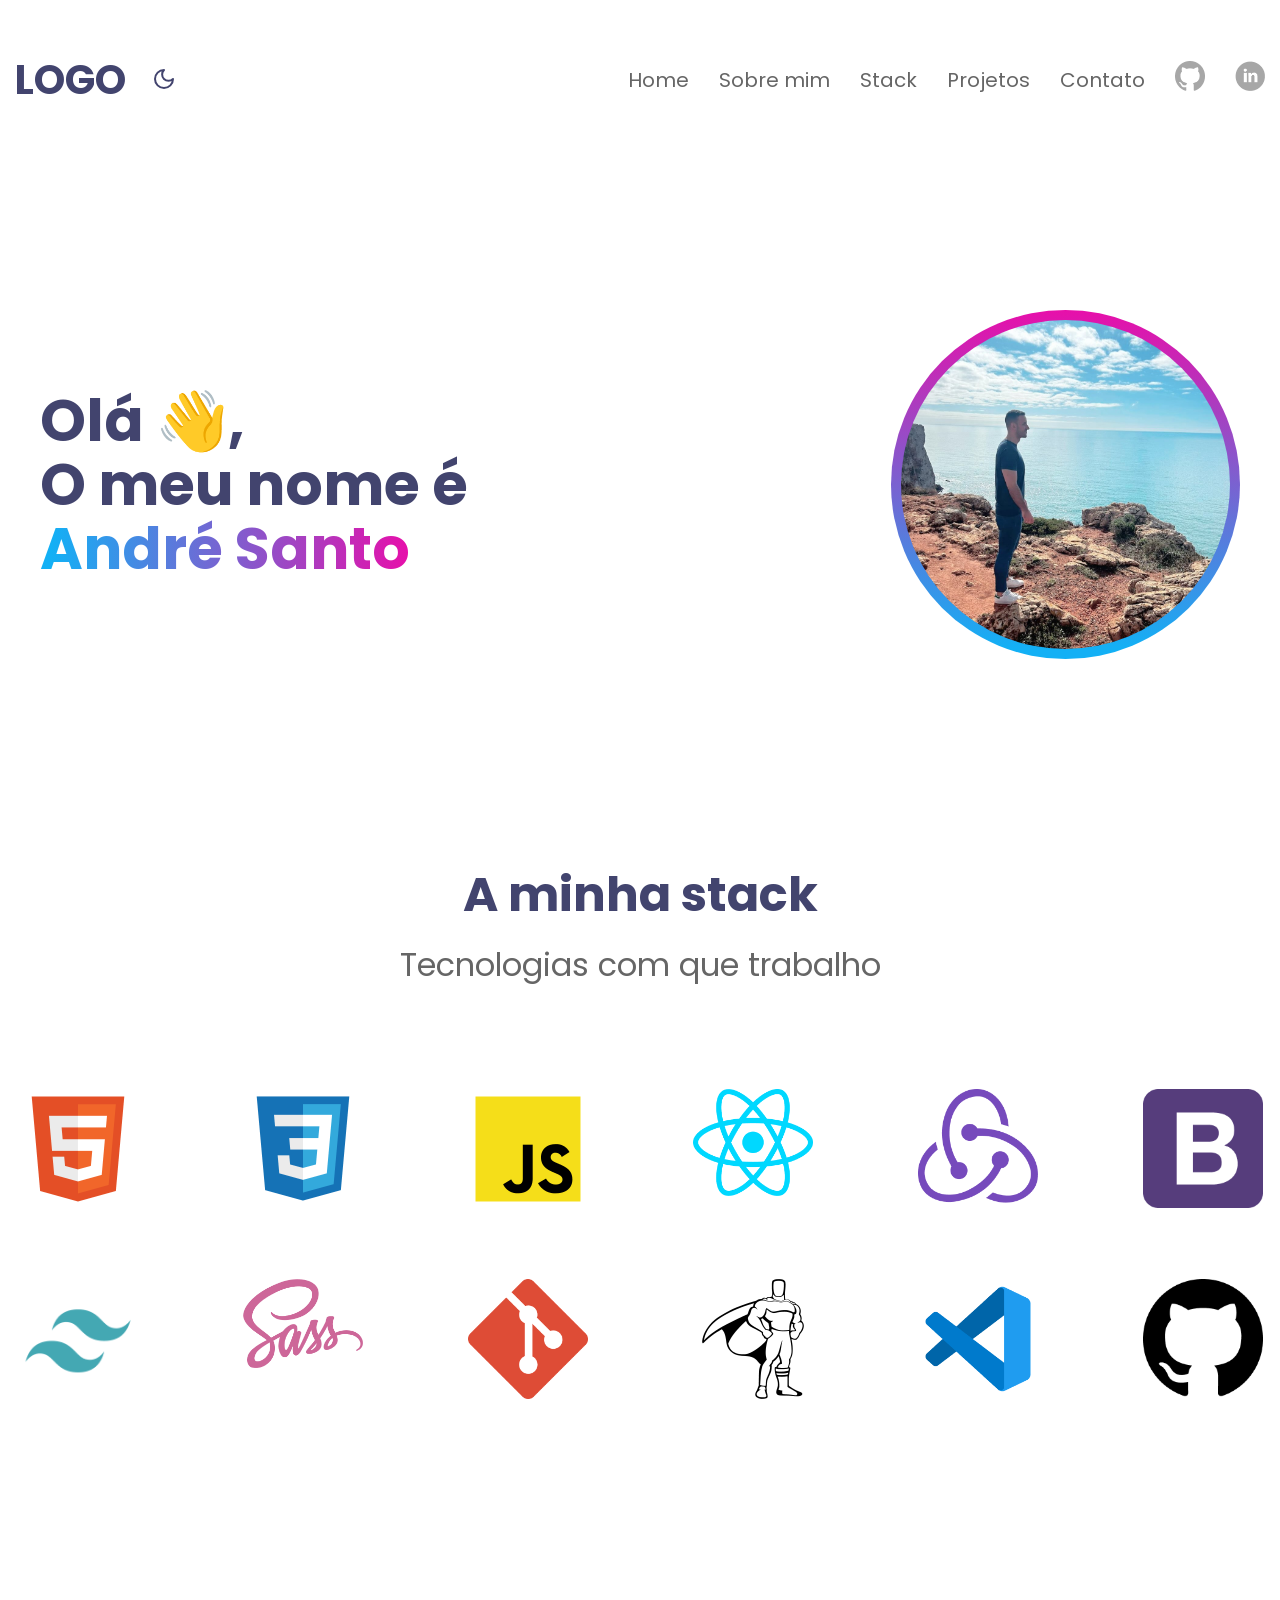
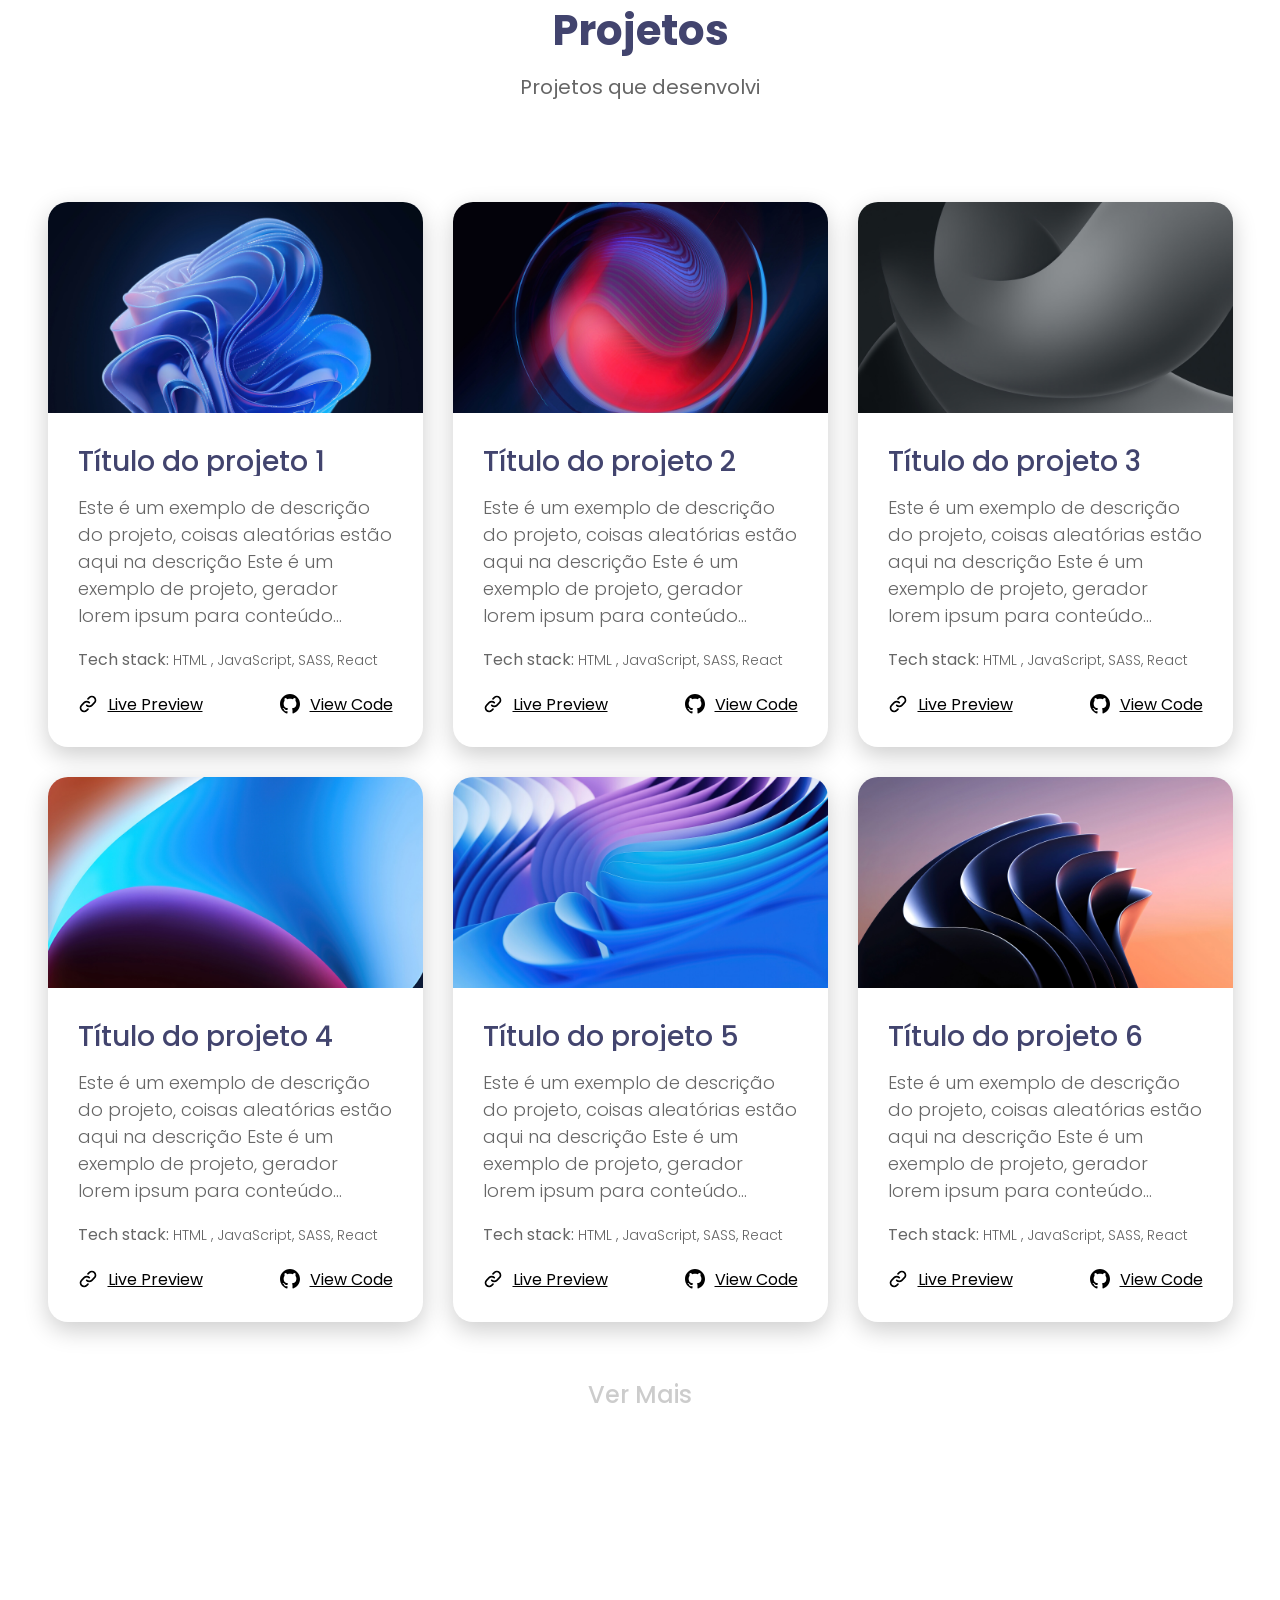
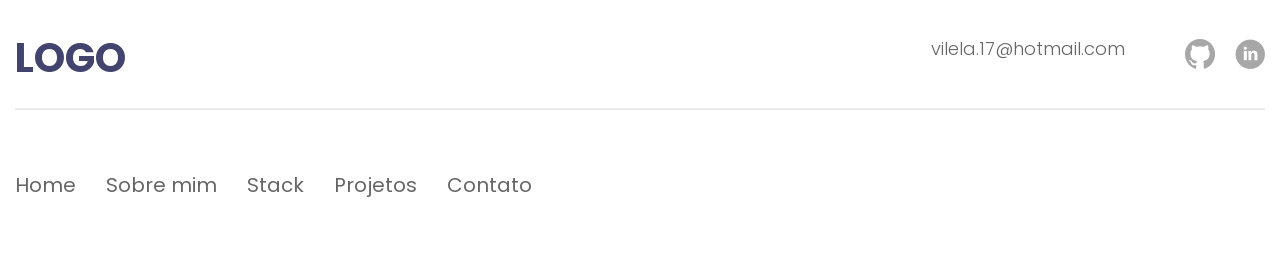
<file: Portofólio/src/index.html>
<!DOCTYPE html>
<html lang="pt" data-theme="light">
  <head>
    <title>Portofólio</title>
    <meta charset="UTF-8" />
    <link rel="preconnect" href="https://fonts.googleapis.com" />
    <link rel="preconnect" href="https://fonts.gstatic.com" crossorigin />
    <link
      href="https://fonts.googleapis.com/css2?family=Poppins:ital,wght@0,100;0,200;0,300;0,400;0,500;0,600;0,700;0,800;0,900;1,100;1,200;1,300;1,400;1,500;1,600;1,700;1,800;1,900&display=swap"
      rel="stylesheet"
    />
    <link rel="stylesheet" href="css/main.css" />
    <meta name="viewport" content="width=device-width, initial-scale=1.0">
  </head>
  <body>
    <div class="container">
      <header class="primaryHeader">

        <div class="columnLeft">
          <a href="index.html">LOGO</a>
          <button id="toggleDarkMode" onclick="toggleDarkMode()">
            <svg
              xmlns="http://www.w3.org/2000/svg"
              width="24"
              height="24"
              viewBox="0 0 24 24"
              fill="none"
              stroke="currentColor"
              stroke-width="2"
              stroke-linecap="round"
              stroke-linejoin="round"
              class="lucide lucide-moon"
            >
              <path d="M12 3a6 6 0 0 0 9 9 9 9 0 1 1-9-9Z" />
            </svg>
          </button>
        </div>

        <div class="columnRight">

          <nav>
            <ul>
              <li>
                <a href="index.html">Home</a>
              </li>
              <li>
                <a href="about.html">Sobre mim</a>
              </li>
              <li>
                <a href="stack.html">Stack</a>
              </li>
              <li>
                <a href="projects.html">Projetos</a>
              </li>
              <li>
                <a href="contact.html">Contato</a>
              </li>
              <li>
                <a href="https://github.com/vilela90" target="_blank">
                  <img
                    src="../assets/images/icon-github.png"
                    alt="icon github"
                    width="30"
                    height="30"
                  />
                </a>
              </li>
              <li>
                <a
                  href="https://www.linkedin.com/in/andr%C3%A9-santo-fullstack-developer/"
                  target="_blank"
                >
                  <img
                    src="../assets/images/icon-linkedin.png"
                    alt="icon linkedin"
                    width="30"
                    height="30"
                  />
                </a>
              </li>
            </ul>
          </nav>

          <div class="menumobilewrapper">
            <button onclick="openMenuMobile()" class="btnOpenMenu"><svg xmlns="http://www.w3.org/2000/svg" height="24px" viewBox="0 -960 960 960" width="24px" ><path d="M120-240v-80h720v80H120Zm0-200v-80h720v80H120Zm0-200v-80h720v80H120Z"/></svg></button>
            <div class="drawermenu">

              <div>
                <button onclick="closeMenuMobile()" class="closebutton"><svg xmlns="http://www.w3.org/2000/svg" height="24px" viewBox="0 -960 960 960" width="24px"><path d="m256-200-56-56 224-224-224-224 56-56 224 224 224-224 56 56-224 224 224 224-56 56-224-224-224 224Z"/></svg></button>
                <nav>
                  <ul>
                    <li>
                      <a href="index.html">Home</a>
                    </li>
                    <li>
                      <a href="about.html">Sobre mim</a>
                    </li>
                    <li>
                      <a href="stack.html">Stack</a>
                    </li>
                    <li>
                      <a href="projects.html">Projetos</a>
                    </li>
                    <li>
                      <a href="contact.html">Contato</a>
                    </li>
                  </ul>
                </nav>
              </div>
              


              <div class="footerWrapper">
                    <div class="mainFooter">
                      <div class="mainFooterColumn left">
                        <h2>LOGO</h2>
                      </div>

                      <div class="mainFooterColumn right">
                        <div>
                          <a href="mailto:vilela.17@hotmail.com">vilela.17@hotmail.com</p>
                        </div>
                        <div>
                          <ul>
                            <li>
                              <a href="https://github.com/vilela90" target="_blank">
                                <img
                                  src="../assets/images/icon-github.png"
                                  alt="icon github"
                                  width="30"
                                  height="30"
                                />
                              </a>
                            </li>
                            <li>
                              <a
                                href="https://www.linkedin.com/in/andr%C3%A9-santo-fullstack-developer/"
                                target="_blank"
                              >
                                <img
                                  src="../assets/images/icon-linkedin.png"
                                  alt="icon linkedin"
                                  width="30"
                                  height="30"
                                />
                              </a>
                            </li>
                          </ul>
                        </div>
                      </div>
                    </div>
            </div>
          </div>

          </div>
      </header>

      <main>
        
        <section class="sectionBanner">
          <div class="columnLeft">
            <h1>
              Olá 👋, <br />
              O meu nome é <br />
              <span>André Santo</span>
            </h1>
          </div>
          <div class="columnRight">
            <img
              src="../assets/images/andre.jpg"
              al="foto Andre Santo"
              width="349"
              height="349"
            />
          </div>
        </section>

        <section class="sectionStack">
          <header>
            <h2>A minha stack</h2>
            <h3>Tecnologias com que trabalho</h3>
          </header>
          <div class="stackImagesContainer">
            <img
              src="../assets/images/vscode-icons_file-type-html.png"
              alt="html"
            />
            <img
              src="../assets/images/vscode-icons_file-type-css.png"
              alt="css"
            />
            <img
              src="../assets/images/vscode-icons_file-type-js-official.png"
              alt="javascript"
            />
            <img src="../assets/images/logos_react.png" alt="react" />
            <img src="../assets/images/electron.png" alt="electron" />
            <img
              src="../assets/images/logos_bootstrap.png"
              alt="bootstrap"
            />
            <img
              src="../assets/images/vscode-icons_file-type-tailwind.png"
              alt="tailwind"
            />
            <img src="../assets/images/logos_sass.png" alt="sass" />
            <img src="../assets/images/logos_git-icon.png" alt="git" />
            <img
              src="../assets/images/cib_greensock.png"
              alt="cib_greensock"
              class="imageDark"
            />
            <img
              src="../assets/images/cib_greensock-black.png"
              alt="cib_greensock"
              class="imageLight"
            />
            <img
              src="../assets/images/vscode-icons_file-type-vscode.png"
              alt="vscode"
            />
            <img
              src="../assets/images/akar-icons_github-fill.png"
              alt="github"
              class="imageDark"
            />
            <img
              src="../assets/images/akar-icons_github-fill-black.png"
              alt="github"
              class="imageLight"
            />
          </div>
        </section>

        <section class="sectionProjects">
          <header>
            <h2>Projetos</h2>
            <h3>Projetos que desenvolvi</h3>
          </header>
          <div class="projectsContainer">

            <article class="projectBox">
              <header>
                <img
                  src="../assets/images/projecto1.jpg"
                  alt="img1"
                />
              </header>
              <div class="projectContent">
                <h4>Título do projeto 1</h4>
                <p>
                  Este é um exemplo de descrição do projeto, coisas aleatórias
                  estão aqui na descrição Este é um exemplo de projeto, gerador
                  lorem ipsum para conteúdo fictício
                </p>
                <small>
                  <strong>Tech stack:</strong> HTML , JavaScript, SASS, React
                </small>
                <div class="projectActions">
                  <div class="linkWithIcon">
                    <svg
                      width="20"
                      height="20"
                      viewBox="0 0 20 20"
                      fill="none"
                      xmlns="http://www.w3.org/2000/svg"
                    >
                      <path
                        d="M11.2867 8.7133C10.6041 8.031 9.67846 7.64771 8.71334 7.64771C7.74821 7.64771 6.82259 8.031 6.14 8.7133L3.56584 11.2866C2.88324 11.9692 2.49976 12.895 2.49976 13.8604C2.49976 14.8257 2.88324 15.7515 3.56584 16.4341C4.24844 17.1167 5.17424 17.5002 6.13959 17.5002C7.10493 17.5002 8.03074 17.1167 8.71334 16.4341L10 15.1475"
                        stroke="black"
                        stroke-width="1.66667"
                        stroke-linecap="round"
                        stroke-linejoin="round"
                      />
                      <path
                        d="M8.71332 11.2867C9.39591 11.969 10.3215 12.3523 11.2867 12.3523C12.2518 12.3523 13.1774 11.969 13.86 11.2867L16.4342 8.71334C17.1168 8.03074 17.5002 7.10493 17.5002 6.13959C17.5002 5.17424 17.1168 4.24844 16.4342 3.56584C15.7516 2.88324 14.8257 2.49976 13.8604 2.49976C12.8951 2.49976 11.9693 2.88324 11.2867 3.56584L9.99998 4.8525"
                        stroke="black"
                        stroke-width="1.66667"
                        stroke-linecap="round"
                        stroke-linejoin="round"
                      />
                    </svg>
                    <a href="#">Live Preview</a>
                  </div>
                  <div class="linkWithIcon">
                    <svg
                      width="20"
                      height="20"
                      viewBox="0 0 20 20"
                      fill="none"
                      xmlns="http://www.w3.org/2000/svg"
                    >
                      <g clip-path="url(#clip0_10_167)">
                        <path
                          fill-rule="evenodd"
                          clip-rule="evenodd"
                          d="M10 0C4.475 0 0 4.475 0 10C0 14.425 2.8625 18.1625 6.8375 19.4875C7.3375 19.575 7.525 19.275 7.525 19.0125C7.525 18.775 7.5125 17.9875 7.5125 17.15C5 17.6125 4.35 16.5375 4.15 15.975C4.0375 15.6875 3.55 14.8 3.125 14.5625C2.775 14.375 2.275 13.9125 3.1125 13.9C3.9 13.8875 4.4625 14.625 4.65 14.925C5.55 16.4375 6.9875 16.0125 7.5625 15.75C7.65 15.1 7.9125 14.6625 8.2 14.4125C5.975 14.1625 3.65 13.3 3.65 9.475C3.65 8.3875 4.0375 7.4875 4.675 6.7875C4.575 6.5375 4.225 5.5125 4.775 4.1375C4.775 4.1375 5.6125 3.875 7.525 5.1625C8.325 4.9375 9.175 4.825 10.025 4.825C10.875 4.825 11.725 4.9375 12.525 5.1625C14.4375 3.8625 15.275 4.1375 15.275 4.1375C15.825 5.5125 15.475 6.5375 15.375 6.7875C16.0125 7.4875 16.4 8.375 16.4 9.475C16.4 13.3125 14.0625 14.1625 11.8375 14.4125C12.2 14.725 12.5125 15.325 12.5125 16.2625C12.5125 17.6 12.5 18.675 12.5 19.0125C12.5 19.275 12.6875 19.5875 13.1875 19.4875C15.1726 18.8173 16.8976 17.5414 18.1197 15.8395C19.3418 14.1375 19.9994 12.0952 20 10C20 4.475 15.525 0 10 0Z"
                          fill="black"
                        />
                      </g>
                      <defs>
                        <clipPath id="clip0_10_167">
                          <rect width="20" height="20" fill="white" />
                        </clipPath>
                      </defs>
                    </svg>
                    <a href="#">View Code</a>
                  </div>
                </div>
              </div>
            </article>

            <article class="projectBox">
              <header>
                <img
                  src="../assets/images/projecto2.jpg"
                  alt="img1"
                />
              </header>
              <div class="projectContent">
                <h4>Título do projeto 2</h4>
                <p>
                  Este é um exemplo de descrição do projeto, coisas aleatórias
                  estão aqui na descrição Este é um exemplo de projeto, gerador
                  lorem ipsum para conteúdo fictício
                </p>
                <small>
                  <strong>Tech stack:</strong> HTML , JavaScript, SASS, React
                </small>
                <div class="projectActions">
                  <div class="linkWithIcon">
                    <svg
                      width="20"
                      height="20"
                      viewBox="0 0 20 20"
                      fill="none"
                      xmlns="http://www.w3.org/2000/svg"
                    >
                      <path
                        d="M11.2867 8.7133C10.6041 8.031 9.67846 7.64771 8.71334 7.64771C7.74821 7.64771 6.82259 8.031 6.14 8.7133L3.56584 11.2866C2.88324 11.9692 2.49976 12.895 2.49976 13.8604C2.49976 14.8257 2.88324 15.7515 3.56584 16.4341C4.24844 17.1167 5.17424 17.5002 6.13959 17.5002C7.10493 17.5002 8.03074 17.1167 8.71334 16.4341L10 15.1475"
                        stroke="black"
                        stroke-width="1.66667"
                        stroke-linecap="round"
                        stroke-linejoin="round"
                      />
                      <path
                        d="M8.71332 11.2867C9.39591 11.969 10.3215 12.3523 11.2867 12.3523C12.2518 12.3523 13.1774 11.969 13.86 11.2867L16.4342 8.71334C17.1168 8.03074 17.5002 7.10493 17.5002 6.13959C17.5002 5.17424 17.1168 4.24844 16.4342 3.56584C15.7516 2.88324 14.8257 2.49976 13.8604 2.49976C12.8951 2.49976 11.9693 2.88324 11.2867 3.56584L9.99998 4.8525"
                        stroke="black"
                        stroke-width="1.66667"
                        stroke-linecap="round"
                        stroke-linejoin="round"
                      />
                    </svg>
                    <a href="#">Live Preview</a>
                  </div>
                  <div class="linkWithIcon">
                    <svg
                      width="20"
                      height="20"
                      viewBox="0 0 20 20"
                      fill="none"
                      xmlns="http://www.w3.org/2000/svg"
                    >
                      <g clip-path="url(#clip0_10_167)">
                        <path
                          fill-rule="evenodd"
                          clip-rule="evenodd"
                          d="M10 0C4.475 0 0 4.475 0 10C0 14.425 2.8625 18.1625 6.8375 19.4875C7.3375 19.575 7.525 19.275 7.525 19.0125C7.525 18.775 7.5125 17.9875 7.5125 17.15C5 17.6125 4.35 16.5375 4.15 15.975C4.0375 15.6875 3.55 14.8 3.125 14.5625C2.775 14.375 2.275 13.9125 3.1125 13.9C3.9 13.8875 4.4625 14.625 4.65 14.925C5.55 16.4375 6.9875 16.0125 7.5625 15.75C7.65 15.1 7.9125 14.6625 8.2 14.4125C5.975 14.1625 3.65 13.3 3.65 9.475C3.65 8.3875 4.0375 7.4875 4.675 6.7875C4.575 6.5375 4.225 5.5125 4.775 4.1375C4.775 4.1375 5.6125 3.875 7.525 5.1625C8.325 4.9375 9.175 4.825 10.025 4.825C10.875 4.825 11.725 4.9375 12.525 5.1625C14.4375 3.8625 15.275 4.1375 15.275 4.1375C15.825 5.5125 15.475 6.5375 15.375 6.7875C16.0125 7.4875 16.4 8.375 16.4 9.475C16.4 13.3125 14.0625 14.1625 11.8375 14.4125C12.2 14.725 12.5125 15.325 12.5125 16.2625C12.5125 17.6 12.5 18.675 12.5 19.0125C12.5 19.275 12.6875 19.5875 13.1875 19.4875C15.1726 18.8173 16.8976 17.5414 18.1197 15.8395C19.3418 14.1375 19.9994 12.0952 20 10C20 4.475 15.525 0 10 0Z"
                          fill="black"
                        />
                      </g>
                      <defs>
                        <clipPath id="clip0_10_167">
                          <rect width="20" height="20" fill="white" />
                        </clipPath>
                      </defs>
                    </svg>
                    <a href="#">View Code</a>
                  </div>
                </div>
              </div>
            </article>

            <article class="projectBox">
              <header>
                <img
                  src="../assets/images/projecto3.jpg"
                  alt="img1"
                />
              </header>
              <div class="projectContent">
                <h4>Título do projeto 3</h4>
                <p>
                  Este é um exemplo de descrição do projeto, coisas aleatórias
                  estão aqui na descrição Este é um exemplo de projeto, gerador
                  lorem ipsum para conteúdo fictício
                </p>
                <small>
                  <strong>Tech stack:</strong> HTML , JavaScript, SASS, React
                </small>
                <div class="projectActions">
                  <div class="linkWithIcon">
                    <svg
                      width="20"
                      height="20"
                      viewBox="0 0 20 20"
                      fill="none"
                      xmlns="http://www.w3.org/2000/svg"
                    >
                      <path
                        d="M11.2867 8.7133C10.6041 8.031 9.67846 7.64771 8.71334 7.64771C7.74821 7.64771 6.82259 8.031 6.14 8.7133L3.56584 11.2866C2.88324 11.9692 2.49976 12.895 2.49976 13.8604C2.49976 14.8257 2.88324 15.7515 3.56584 16.4341C4.24844 17.1167 5.17424 17.5002 6.13959 17.5002C7.10493 17.5002 8.03074 17.1167 8.71334 16.4341L10 15.1475"
                        stroke="black"
                        stroke-width="1.66667"
                        stroke-linecap="round"
                        stroke-linejoin="round"
                      />
                      <path
                        d="M8.71332 11.2867C9.39591 11.969 10.3215 12.3523 11.2867 12.3523C12.2518 12.3523 13.1774 11.969 13.86 11.2867L16.4342 8.71334C17.1168 8.03074 17.5002 7.10493 17.5002 6.13959C17.5002 5.17424 17.1168 4.24844 16.4342 3.56584C15.7516 2.88324 14.8257 2.49976 13.8604 2.49976C12.8951 2.49976 11.9693 2.88324 11.2867 3.56584L9.99998 4.8525"
                        stroke="black"
                        stroke-width="1.66667"
                        stroke-linecap="round"
                        stroke-linejoin="round"
                      />
                    </svg>
                    <a href="#">Live Preview</a>
                  </div>
                  <div class="linkWithIcon">
                    <svg
                      width="20"
                      height="20"
                      viewBox="0 0 20 20"
                      fill="none"
                      xmlns="http://www.w3.org/2000/svg"
                    >
                      <g clip-path="url(#clip0_10_167)">
                        <path
                          fill-rule="evenodd"
                          clip-rule="evenodd"
                          d="M10 0C4.475 0 0 4.475 0 10C0 14.425 2.8625 18.1625 6.8375 19.4875C7.3375 19.575 7.525 19.275 7.525 19.0125C7.525 18.775 7.5125 17.9875 7.5125 17.15C5 17.6125 4.35 16.5375 4.15 15.975C4.0375 15.6875 3.55 14.8 3.125 14.5625C2.775 14.375 2.275 13.9125 3.1125 13.9C3.9 13.8875 4.4625 14.625 4.65 14.925C5.55 16.4375 6.9875 16.0125 7.5625 15.75C7.65 15.1 7.9125 14.6625 8.2 14.4125C5.975 14.1625 3.65 13.3 3.65 9.475C3.65 8.3875 4.0375 7.4875 4.675 6.7875C4.575 6.5375 4.225 5.5125 4.775 4.1375C4.775 4.1375 5.6125 3.875 7.525 5.1625C8.325 4.9375 9.175 4.825 10.025 4.825C10.875 4.825 11.725 4.9375 12.525 5.1625C14.4375 3.8625 15.275 4.1375 15.275 4.1375C15.825 5.5125 15.475 6.5375 15.375 6.7875C16.0125 7.4875 16.4 8.375 16.4 9.475C16.4 13.3125 14.0625 14.1625 11.8375 14.4125C12.2 14.725 12.5125 15.325 12.5125 16.2625C12.5125 17.6 12.5 18.675 12.5 19.0125C12.5 19.275 12.6875 19.5875 13.1875 19.4875C15.1726 18.8173 16.8976 17.5414 18.1197 15.8395C19.3418 14.1375 19.9994 12.0952 20 10C20 4.475 15.525 0 10 0Z"
                          fill="black"
                        />
                      </g>
                      <defs>
                        <clipPath id="clip0_10_167">
                          <rect width="20" height="20" fill="white" />
                        </clipPath>
                      </defs>
                    </svg>
                    <a href="#">View Code</a>
                  </div>
                </div>
              </div>
            </article>

            <article class="projectBox">
              <header>
                <img
                  src="../assets/images/projecto4.jpg"
                  alt="img1"
                />
              </header>
              <div class="projectContent">
                <h4>Título do projeto 4</h4>
                <p>
                  Este é um exemplo de descrição do projeto, coisas aleatórias
                  estão aqui na descrição Este é um exemplo de projeto, gerador
                  lorem ipsum para conteúdo fictício
                </p>
                <small>
                  <strong>Tech stack:</strong> HTML , JavaScript, SASS, React
                </small>
                <div class="projectActions">
                  <div class="linkWithIcon">
                    <svg
                      width="20"
                      height="20"
                      viewBox="0 0 20 20"
                      fill="none"
                      xmlns="http://www.w3.org/2000/svg"
                    >
                      <path
                        d="M11.2867 8.7133C10.6041 8.031 9.67846 7.64771 8.71334 7.64771C7.74821 7.64771 6.82259 8.031 6.14 8.7133L3.56584 11.2866C2.88324 11.9692 2.49976 12.895 2.49976 13.8604C2.49976 14.8257 2.88324 15.7515 3.56584 16.4341C4.24844 17.1167 5.17424 17.5002 6.13959 17.5002C7.10493 17.5002 8.03074 17.1167 8.71334 16.4341L10 15.1475"
                        stroke="black"
                        stroke-width="1.66667"
                        stroke-linecap="round"
                        stroke-linejoin="round"
                      />
                      <path
                        d="M8.71332 11.2867C9.39591 11.969 10.3215 12.3523 11.2867 12.3523C12.2518 12.3523 13.1774 11.969 13.86 11.2867L16.4342 8.71334C17.1168 8.03074 17.5002 7.10493 17.5002 6.13959C17.5002 5.17424 17.1168 4.24844 16.4342 3.56584C15.7516 2.88324 14.8257 2.49976 13.8604 2.49976C12.8951 2.49976 11.9693 2.88324 11.2867 3.56584L9.99998 4.8525"
                        stroke="black"
                        stroke-width="1.66667"
                        stroke-linecap="round"
                        stroke-linejoin="round"
                      />
                    </svg>
                    <a href="#">Live Preview</a>
                  </div>
                  <div class="linkWithIcon">
                    <svg
                      width="20"
                      height="20"
                      viewBox="0 0 20 20"
                      fill="none"
                      xmlns="http://www.w3.org/2000/svg"
                    >
                      <g clip-path="url(#clip0_10_167)">
                        <path
                          fill-rule="evenodd"
                          clip-rule="evenodd"
                          d="M10 0C4.475 0 0 4.475 0 10C0 14.425 2.8625 18.1625 6.8375 19.4875C7.3375 19.575 7.525 19.275 7.525 19.0125C7.525 18.775 7.5125 17.9875 7.5125 17.15C5 17.6125 4.35 16.5375 4.15 15.975C4.0375 15.6875 3.55 14.8 3.125 14.5625C2.775 14.375 2.275 13.9125 3.1125 13.9C3.9 13.8875 4.4625 14.625 4.65 14.925C5.55 16.4375 6.9875 16.0125 7.5625 15.75C7.65 15.1 7.9125 14.6625 8.2 14.4125C5.975 14.1625 3.65 13.3 3.65 9.475C3.65 8.3875 4.0375 7.4875 4.675 6.7875C4.575 6.5375 4.225 5.5125 4.775 4.1375C4.775 4.1375 5.6125 3.875 7.525 5.1625C8.325 4.9375 9.175 4.825 10.025 4.825C10.875 4.825 11.725 4.9375 12.525 5.1625C14.4375 3.8625 15.275 4.1375 15.275 4.1375C15.825 5.5125 15.475 6.5375 15.375 6.7875C16.0125 7.4875 16.4 8.375 16.4 9.475C16.4 13.3125 14.0625 14.1625 11.8375 14.4125C12.2 14.725 12.5125 15.325 12.5125 16.2625C12.5125 17.6 12.5 18.675 12.5 19.0125C12.5 19.275 12.6875 19.5875 13.1875 19.4875C15.1726 18.8173 16.8976 17.5414 18.1197 15.8395C19.3418 14.1375 19.9994 12.0952 20 10C20 4.475 15.525 0 10 0Z"
                          fill="black"
                        />
                      </g>
                      <defs>
                        <clipPath id="clip0_10_167">
                          <rect width="20" height="20" fill="white" />
                        </clipPath>
                      </defs>
                    </svg>
                    <a href="#">View Code</a>
                  </div>
                </div>
              </div>
            </article>

            <article class="projectBox">
              <header>
                <img
                  src="../assets/images/projecto5.jpg"
                  alt="img1"
                />
              </header>
              <div class="projectContent">
                <h4>Título do projeto 5</h4>
                <p>
                  Este é um exemplo de descrição do projeto, coisas aleatórias
                  estão aqui na descrição Este é um exemplo de projeto, gerador
                  lorem ipsum para conteúdo fictício
                </p>
                <small>
                  <strong>Tech stack:</strong> HTML , JavaScript, SASS, React
                </small>
                <div class="projectActions">
                  <div class="linkWithIcon">
                    <svg
                      width="20"
                      height="20"
                      viewBox="0 0 20 20"
                      fill="none"
                      xmlns="http://www.w3.org/2000/svg"
                    >
                      <path
                        d="M11.2867 8.7133C10.6041 8.031 9.67846 7.64771 8.71334 7.64771C7.74821 7.64771 6.82259 8.031 6.14 8.7133L3.56584 11.2866C2.88324 11.9692 2.49976 12.895 2.49976 13.8604C2.49976 14.8257 2.88324 15.7515 3.56584 16.4341C4.24844 17.1167 5.17424 17.5002 6.13959 17.5002C7.10493 17.5002 8.03074 17.1167 8.71334 16.4341L10 15.1475"
                        stroke="black"
                        stroke-width="1.66667"
                        stroke-linecap="round"
                        stroke-linejoin="round"
                      />
                      <path
                        d="M8.71332 11.2867C9.39591 11.969 10.3215 12.3523 11.2867 12.3523C12.2518 12.3523 13.1774 11.969 13.86 11.2867L16.4342 8.71334C17.1168 8.03074 17.5002 7.10493 17.5002 6.13959C17.5002 5.17424 17.1168 4.24844 16.4342 3.56584C15.7516 2.88324 14.8257 2.49976 13.8604 2.49976C12.8951 2.49976 11.9693 2.88324 11.2867 3.56584L9.99998 4.8525"
                        stroke="black"
                        stroke-width="1.66667"
                        stroke-linecap="round"
                        stroke-linejoin="round"
                      />
                    </svg>
                    <a href="#">Live Preview</a>
                  </div>
                  <div class="linkWithIcon">
                    <svg
                      width="20"
                      height="20"
                      viewBox="0 0 20 20"
                      fill="none"
                      xmlns="http://www.w3.org/2000/svg"
                    >
                      <g clip-path="url(#clip0_10_167)">
                        <path
                          fill-rule="evenodd"
                          clip-rule="evenodd"
                          d="M10 0C4.475 0 0 4.475 0 10C0 14.425 2.8625 18.1625 6.8375 19.4875C7.3375 19.575 7.525 19.275 7.525 19.0125C7.525 18.775 7.5125 17.9875 7.5125 17.15C5 17.6125 4.35 16.5375 4.15 15.975C4.0375 15.6875 3.55 14.8 3.125 14.5625C2.775 14.375 2.275 13.9125 3.1125 13.9C3.9 13.8875 4.4625 14.625 4.65 14.925C5.55 16.4375 6.9875 16.0125 7.5625 15.75C7.65 15.1 7.9125 14.6625 8.2 14.4125C5.975 14.1625 3.65 13.3 3.65 9.475C3.65 8.3875 4.0375 7.4875 4.675 6.7875C4.575 6.5375 4.225 5.5125 4.775 4.1375C4.775 4.1375 5.6125 3.875 7.525 5.1625C8.325 4.9375 9.175 4.825 10.025 4.825C10.875 4.825 11.725 4.9375 12.525 5.1625C14.4375 3.8625 15.275 4.1375 15.275 4.1375C15.825 5.5125 15.475 6.5375 15.375 6.7875C16.0125 7.4875 16.4 8.375 16.4 9.475C16.4 13.3125 14.0625 14.1625 11.8375 14.4125C12.2 14.725 12.5125 15.325 12.5125 16.2625C12.5125 17.6 12.5 18.675 12.5 19.0125C12.5 19.275 12.6875 19.5875 13.1875 19.4875C15.1726 18.8173 16.8976 17.5414 18.1197 15.8395C19.3418 14.1375 19.9994 12.0952 20 10C20 4.475 15.525 0 10 0Z"
                          fill="black"
                        />
                      </g>
                      <defs>
                        <clipPath id="clip0_10_167">
                          <rect width="20" height="20" fill="white" />
                        </clipPath>
                      </defs>
                    </svg>
                    <a href="#">View Code</a>
                  </div>
                </div>
              </div>
            </article>

            <article class="projectBox">
              <header>
                <img
                  src="../assets/images/projecto6.jpg"
                  alt="img1"
                />
              </header>
              <div class="projectContent">
                <h4>Título do projeto 6</h4>
                <p>
                  Este é um exemplo de descrição do projeto, coisas aleatórias
                  estão aqui na descrição Este é um exemplo de projeto, gerador
                  lorem ipsum para conteúdo fictício
                </p>
                <small>
                  <strong>Tech stack:</strong> HTML , JavaScript, SASS, React
                </small>
                <div class="projectActions">
                  <div class="linkWithIcon">
                    <svg
                      width="20"
                      height="20"
                      viewBox="0 0 20 20"
                      fill="none"
                      xmlns="http://www.w3.org/2000/svg"
                    >
                      <path
                        d="M11.2867 8.7133C10.6041 8.031 9.67846 7.64771 8.71334 7.64771C7.74821 7.64771 6.82259 8.031 6.14 8.7133L3.56584 11.2866C2.88324 11.9692 2.49976 12.895 2.49976 13.8604C2.49976 14.8257 2.88324 15.7515 3.56584 16.4341C4.24844 17.1167 5.17424 17.5002 6.13959 17.5002C7.10493 17.5002 8.03074 17.1167 8.71334 16.4341L10 15.1475"
                        stroke="black"
                        stroke-width="1.66667"
                        stroke-linecap="round"
                        stroke-linejoin="round"
                      />
                      <path
                        d="M8.71332 11.2867C9.39591 11.969 10.3215 12.3523 11.2867 12.3523C12.2518 12.3523 13.1774 11.969 13.86 11.2867L16.4342 8.71334C17.1168 8.03074 17.5002 7.10493 17.5002 6.13959C17.5002 5.17424 17.1168 4.24844 16.4342 3.56584C15.7516 2.88324 14.8257 2.49976 13.8604 2.49976C12.8951 2.49976 11.9693 2.88324 11.2867 3.56584L9.99998 4.8525"
                        stroke="black"
                        stroke-width="1.66667"
                        stroke-linecap="round"
                        stroke-linejoin="round"
                      />
                    </svg>
                    <a href="#">Live Preview</a>
                  </div>
                  <div class="linkWithIcon">
                    <svg
                      width="20"
                      height="20"
                      viewBox="0 0 20 20"
                      fill="none"
                      xmlns="http://www.w3.org/2000/svg"
                    >
                      <g clip-path="url(#clip0_10_167)">
                        <path
                          fill-rule="evenodd"
                          clip-rule="evenodd"
                          d="M10 0C4.475 0 0 4.475 0 10C0 14.425 2.8625 18.1625 6.8375 19.4875C7.3375 19.575 7.525 19.275 7.525 19.0125C7.525 18.775 7.5125 17.9875 7.5125 17.15C5 17.6125 4.35 16.5375 4.15 15.975C4.0375 15.6875 3.55 14.8 3.125 14.5625C2.775 14.375 2.275 13.9125 3.1125 13.9C3.9 13.8875 4.4625 14.625 4.65 14.925C5.55 16.4375 6.9875 16.0125 7.5625 15.75C7.65 15.1 7.9125 14.6625 8.2 14.4125C5.975 14.1625 3.65 13.3 3.65 9.475C3.65 8.3875 4.0375 7.4875 4.675 6.7875C4.575 6.5375 4.225 5.5125 4.775 4.1375C4.775 4.1375 5.6125 3.875 7.525 5.1625C8.325 4.9375 9.175 4.825 10.025 4.825C10.875 4.825 11.725 4.9375 12.525 5.1625C14.4375 3.8625 15.275 4.1375 15.275 4.1375C15.825 5.5125 15.475 6.5375 15.375 6.7875C16.0125 7.4875 16.4 8.375 16.4 9.475C16.4 13.3125 14.0625 14.1625 11.8375 14.4125C12.2 14.725 12.5125 15.325 12.5125 16.2625C12.5125 17.6 12.5 18.675 12.5 19.0125C12.5 19.275 12.6875 19.5875 13.1875 19.4875C15.1726 18.8173 16.8976 17.5414 18.1197 15.8395C19.3418 14.1375 19.9994 12.0952 20 10C20 4.475 15.525 0 10 0Z"
                          fill="black"
                        />
                      </g>
                      <defs>
                        <clipPath id="clip0_10_167">
                          <rect width="20" height="20" fill="white" />
                        </clipPath>
                      </defs>
                    </svg>
                    <a href="#">View Code</a>
                  </div>
                </div>
              </div>
            </article>

          </div>

          <div class="viewmore">
            <a href="projects.html">Ver Mais</a>
          </div>
        </section>

      </main>

      <footer class="footerWrapper">
          <div class="mainFooter">
            <div class="mainFooterColumn left">
              <h2>LOGO</h2>
            </div>

            <div class="mainFooterColumn right">
              <div>
                <a href="mailto:vilela.17@hotmail.com">vilela.17@hotmail.com</p>
              </div>
              <div>
                <ul>
                  <li>
                    <a href="https://github.com/vilela90" target="_blank">
                      <img
                        src="../assets/images/icon-github.png"
                        alt="icon github"
                        width="30"
                        height="30"
                      />
                    </a>
                  </li>
                  <li>
                    <a
                      href="https://www.linkedin.com/in/andr%C3%A9-santo-fullstack-developer/"
                      target="_blank"
                    >
                      <img
                        src="../assets/images/icon-linkedin.png"
                        alt="icon linkedin"
                        width="30"
                        height="30"
                      />
                    </a>
                  </li>
                </ul>
              </div>
            </div>
          </div>

          <div class="miniFooter">
            <nav>
              <ul>
                <li>
                  <a href="index.html">Home</a>
                </li>
                <li>
                  <a href="about.html">Sobre mim</a>
                </li>
                <li>
                  <a href="stack.html">Stack</a>
                </li>
                <li>
                  <a href="projects.html">Projetos</a>
                </li>
                <li>
                  <a href="contact.html">Contato</a>
                </li>
                <li>
                <li>
              </ul>
            </nav>
          </div>
      </footer>

    </div>
    <script src="js/main.js"></script>
  </body>
</html>
</file>
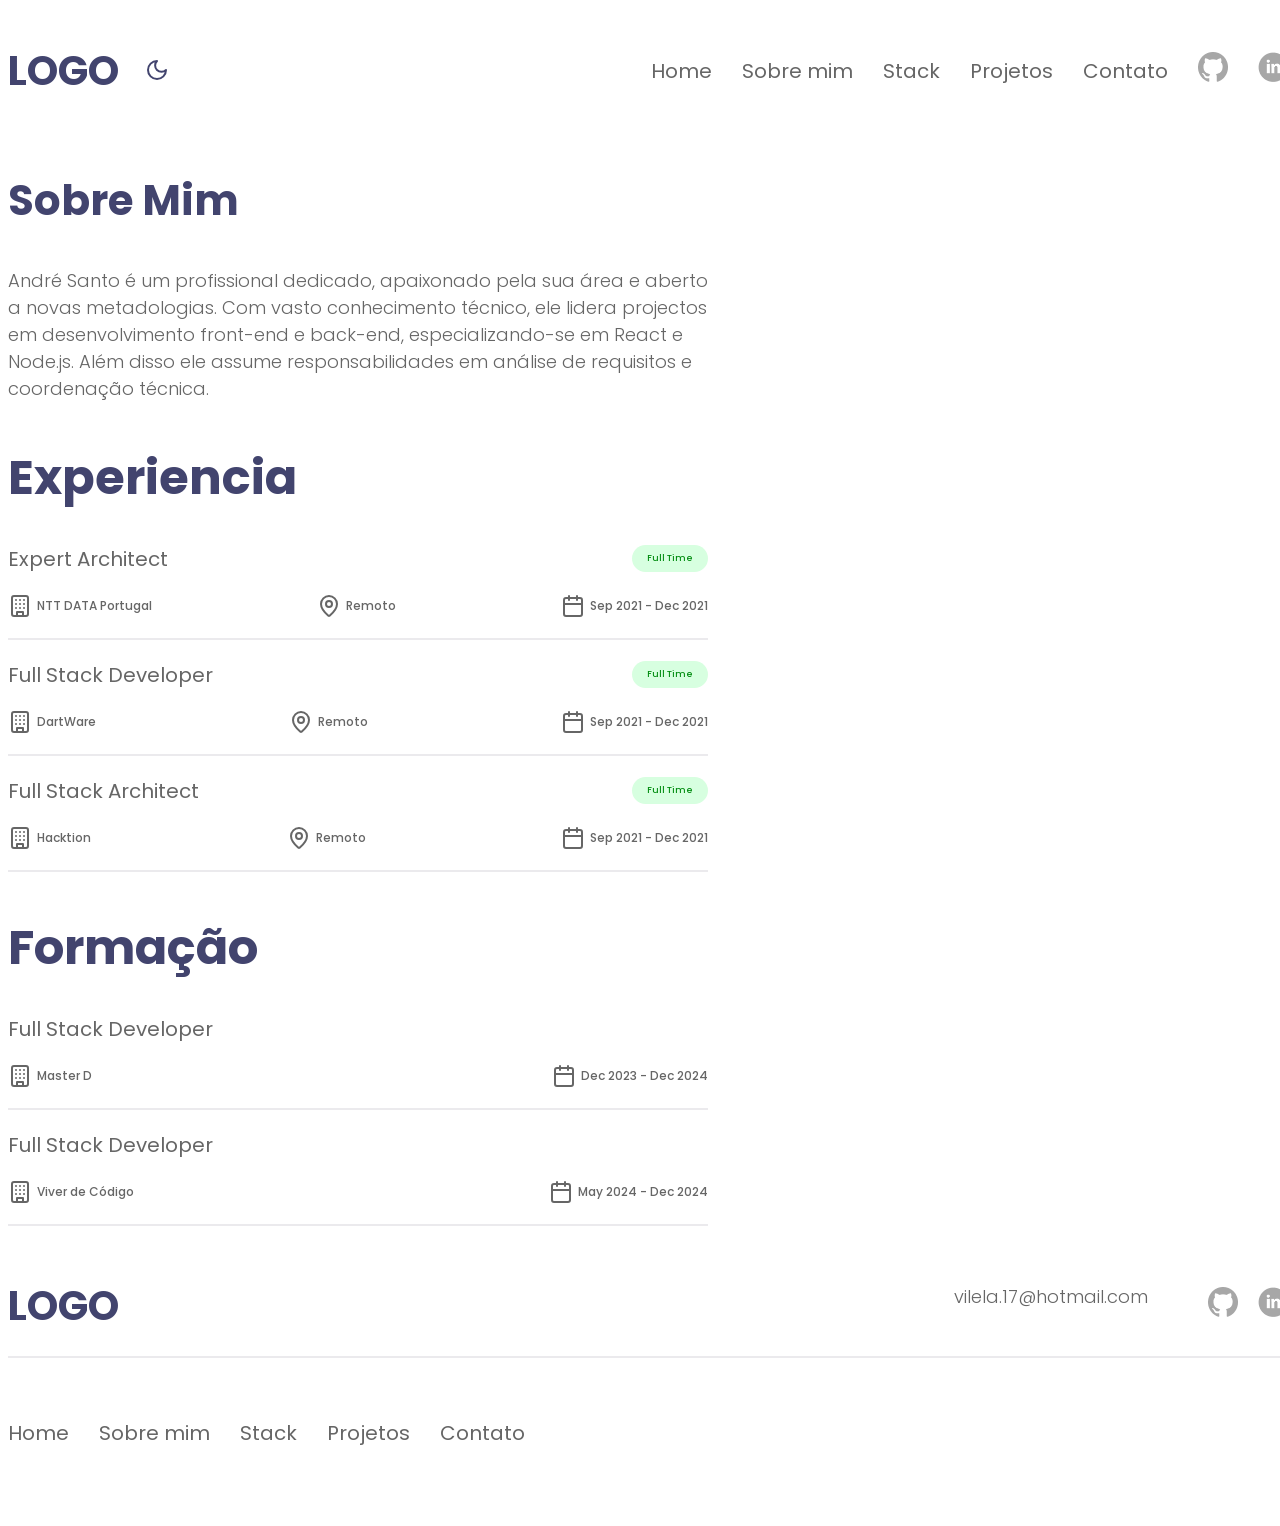
<file: Portofólio/about.html>
<!DOCTYPE html>
<html lang="pt" data-theme="light">
  <head>
    <title>Portofólio</title>
    <meta charset="UTF-8" />
    <link rel="preconnect" href="https://fonts.googleapis.com" />
    <link rel="preconnect" href="https://fonts.gstatic.com" crossorigin />
    <link
      href="https://fonts.googleapis.com/css2?family=Poppins:ital,wght@0,100;0,200;0,300;0,400;0,500;0,600;0,700;0,800;0,900;1,100;1,200;1,300;1,400;1,500;1,600;1,700;1,800;1,900&display=swap"
      rel="stylesheet"
    />
    <link rel="stylesheet" href="./assets/css/main.css" />
  </head>
  <body class="about-page">
    <div class="container">
      <header class="primaryHeader">
        <div class="columnLeft">
          <h2>LOGO</h2>
          <button id="toggleDarkMode" onclick="toggleDarkMode()">
            <svg
              xmlns="http://www.w3.org/2000/svg"
              width="24"
              height="24"
              viewBox="0 0 24 24"
              fill="none"
              stroke="currentColor"
              stroke-width="2"
              stroke-linecap="round"
              stroke-linejoin="round"
              class="lucide lucide-moon"
            >
              <path d="M12 3a6 6 0 0 0 9 9 9 9 0 1 1-9-9Z" />
            </svg>
          </button>
        </div>
        <div class="columnRight">
          <nav>
            <ul>
              <li>
                <a href="index.html">Home</a>
              </li>
              <li>
                <a href="about.html">Sobre mim</a>
              </li>
              <li>
                <a href="stack.html">Stack</a>
              </li>
              <li>
                <a href="projects.html">Projetos</a>
              </li>
              <li>
                <a href="contact.html">Contato</a>
              </li>
              <li>
                <a href="https://github.com/vilela90" target="_blank">
                  <img
                    src="assets/images/icon-github.png"
                    alt="icon github"
                    width="30"
                    height="30"
                  />
                </a>
              </li>
              <li>
                <a
                  href="https://www.linkedin.com/in/andr%C3%A9-santo-fullstack-developer/"
                  target="_blank"
                >
                  <img
                    src="assets/images/icon-linkedin.png"
                    alt="icon linkedin"
                    width="30"
                    height="30"
                  />
                </a>
              </li>
            </ul>
          </nav>
        </div>
      </header>
      <main>
        <section class="sectionAbout">
          <header>
            <h1>Sobre Mim</h1>
          </header>
          <p>André Santo é um profissional dedicado, apaixonado pela sua área e aberto a novas metadologias. Com vasto conhecimento técnico, ele lidera projectos em desenvolvimento front-end e back-end, especializando-se em React e Node.js. Além disso ele assume responsabilidades em análise de requisitos e coordenação técnica.
          </p>
        </section>

        <section class="sectionExperiances">
          <header>
            <h2>Experiencia</h2>
          </header>
          <ul class="expList">
            <li class="expListItem">
              <div class="expFirstLine">
                <div><h3>Expert Architect</h3></div>
                <div class="expBadge">Full Time</div>
              </div>

              <div class="expSecondLine">
                <div><svg xmlns="http://www.w3.org/2000/svg" width="24" height="24" viewBox="0 0 24 24" fill="none" stroke="currentColor" stroke-width="2" stroke-linecap="round" stroke-linejoin="round" class="lucide lucide-building"><rect width="16" height="20" x="4" y="2" rx="2" ry="2"/><path d="M9 22v-4h6v4"/><path d="M8 6h.01"/><path d="M16 6h.01"/><path d="M12 6h.01"/><path d="M12 10h.01"/><path d="M12 14h.01"/><path d="M16 10h.01"/><path d="M16 14h.01"/><path d="M8 10h.01"/><path d="M8 14h.01"/></svg>NTT DATA Portugal</div>
                <div><svg xmlns="http://www.w3.org/2000/svg" width="24" height="24" viewBox="0 0 24 24" fill="none" stroke="currentColor" stroke-width="2" stroke-linecap="round" stroke-linejoin="round" class="lucide lucide-map-pin"><path d="M20 10c0 4.993-5.539 10.193-7.399 11.799a1 1 0 0 1-1.202 0C9.539 20.193 4 14.993 4 10a8 8 0 0 1 16 0"/><circle cx="12" cy="10" r="3"/></svg>Remoto</div>
                <div><svg xmlns="http://www.w3.org/2000/svg" width="24" height="24" viewBox="0 0 24 24" fill="none" stroke="currentColor" stroke-width="2" stroke-linecap="round" stroke-linejoin="round" class="lucide lucide-calendar"><path d="M8 2v4"/><path d="M16 2v4"/><rect width="18" height="18" x="3" y="4" rx="2"/><path d="M3 10h18"/></svg>Sep 2021 - Dec 2021</div>
              </div>
            </li>
          </ul>

          <ul class="expList">
            <li class="expListItem">
              <div class="expFirstLine">
                <div><h3>Full Stack Developer</h3></div>
                <div class="expBadge">Full Time</div>
              </div>

              <div class="expSecondLine">
                <div><svg xmlns="http://www.w3.org/2000/svg" width="24" height="24" viewBox="0 0 24 24" fill="none" stroke="currentColor" stroke-width="2" stroke-linecap="round" stroke-linejoin="round" class="lucide lucide-building"><rect width="16" height="20" x="4" y="2" rx="2" ry="2"/><path d="M9 22v-4h6v4"/><path d="M8 6h.01"/><path d="M16 6h.01"/><path d="M12 6h.01"/><path d="M12 10h.01"/><path d="M12 14h.01"/><path d="M16 10h.01"/><path d="M16 14h.01"/><path d="M8 10h.01"/><path d="M8 14h.01"/></svg>DartWare</div>
                <div><svg xmlns="http://www.w3.org/2000/svg" width="24" height="24" viewBox="0 0 24 24" fill="none" stroke="currentColor" stroke-width="2" stroke-linecap="round" stroke-linejoin="round" class="lucide lucide-map-pin"><path d="M20 10c0 4.993-5.539 10.193-7.399 11.799a1 1 0 0 1-1.202 0C9.539 20.193 4 14.993 4 10a8 8 0 0 1 16 0"/><circle cx="12" cy="10" r="3"/></svg>Remoto</div>
                <div><svg xmlns="http://www.w3.org/2000/svg" width="24" height="24" viewBox="0 0 24 24" fill="none" stroke="currentColor" stroke-width="2" stroke-linecap="round" stroke-linejoin="round" class="lucide lucide-calendar"><path d="M8 2v4"/><path d="M16 2v4"/><rect width="18" height="18" x="3" y="4" rx="2"/><path d="M3 10h18"/></svg>Sep 2021 - Dec 2021</div>
              </div>
            </li>
          </ul>

          <ul class="expList">
            <li class="expListItem">
              <div class="expFirstLine">
                <div><h3>Full Stack Architect</h3></div>
                <div class="expBadge">Full Time</div>
              </div>

              <div class="expSecondLine">
                <div><svg xmlns="http://www.w3.org/2000/svg" width="24" height="24" viewBox="0 0 24 24" fill="none" stroke="currentColor" stroke-width="2" stroke-linecap="round" stroke-linejoin="round" class="lucide lucide-building"><rect width="16" height="20" x="4" y="2" rx="2" ry="2"/><path d="M9 22v-4h6v4"/><path d="M8 6h.01"/><path d="M16 6h.01"/><path d="M12 6h.01"/><path d="M12 10h.01"/><path d="M12 14h.01"/><path d="M16 10h.01"/><path d="M16 14h.01"/><path d="M8 10h.01"/><path d="M8 14h.01"/></svg>Hacktion</div>
                <div><svg xmlns="http://www.w3.org/2000/svg" width="24" height="24" viewBox="0 0 24 24" fill="none" stroke="currentColor" stroke-width="2" stroke-linecap="round" stroke-linejoin="round" class="lucide lucide-map-pin"><path d="M20 10c0 4.993-5.539 10.193-7.399 11.799a1 1 0 0 1-1.202 0C9.539 20.193 4 14.993 4 10a8 8 0 0 1 16 0"/><circle cx="12" cy="10" r="3"/></svg>Remoto</div>
                <div><svg xmlns="http://www.w3.org/2000/svg" width="24" height="24" viewBox="0 0 24 24" fill="none" stroke="currentColor" stroke-width="2" stroke-linecap="round" stroke-linejoin="round" class="lucide lucide-calendar"><path d="M8 2v4"/><path d="M16 2v4"/><rect width="18" height="18" x="3" y="4" rx="2"/><path d="M3 10h18"/></svg>Sep 2021 - Dec 2021</div>
              </div>
            </li>
          </ul>
          
        </section>

        <section class="sectionFormation">
          <header>
            <h2>Formação</h2>
          </header>
          <ul class="expList">
            <li class="expListItem">
              <div class="expFirstLine">
                <div><h3>Full Stack Developer</h3></div>
              </div>

              <div class="expSecondLine">
                <div><svg xmlns="http://www.w3.org/2000/svg" width="24" height="24" viewBox="0 0 24 24" fill="none" stroke="currentColor" stroke-width="2" stroke-linecap="round" stroke-linejoin="round" class="lucide lucide-building"><rect width="16" height="20" x="4" y="2" rx="2" ry="2"/><path d="M9 22v-4h6v4"/><path d="M8 6h.01"/><path d="M16 6h.01"/><path d="M12 6h.01"/><path d="M12 10h.01"/><path d="M12 14h.01"/><path d="M16 10h.01"/><path d="M16 14h.01"/><path d="M8 10h.01"/><path d="M8 14h.01"/></svg>Master D</div>
                <div><svg xmlns="http://www.w3.org/2000/svg" width="24" height="24" viewBox="0 0 24 24" fill="none" stroke="currentColor" stroke-width="2" stroke-linecap="round" stroke-linejoin="round" class="lucide lucide-calendar"><path d="M8 2v4"/><path d="M16 2v4"/><rect width="18" height="18" x="3" y="4" rx="2"/><path d="M3 10h18"/></svg>Dec 2023 - Dec 2024</div>
              </div>
            </li>
          </ul>

          <ul class="expList">
            <li class="expListItem">
              <div class="expFirstLine">
                <div><h3>Full Stack Developer</h3></div>
              </div>

              <div class="expSecondLine">
                <div><svg xmlns="http://www.w3.org/2000/svg" width="24" height="24" viewBox="0 0 24 24" fill="none" stroke="currentColor" stroke-width="2" stroke-linecap="round" stroke-linejoin="round" class="lucide lucide-building"><rect width="16" height="20" x="4" y="2" rx="2" ry="2"/><path d="M9 22v-4h6v4"/><path d="M8 6h.01"/><path d="M16 6h.01"/><path d="M12 6h.01"/><path d="M12 10h.01"/><path d="M12 14h.01"/><path d="M16 10h.01"/><path d="M16 14h.01"/><path d="M8 10h.01"/><path d="M8 14h.01"/></svg>Viver de Código</div>
                <div><svg xmlns="http://www.w3.org/2000/svg" width="24" height="24" viewBox="0 0 24 24" fill="none" stroke="currentColor" stroke-width="2" stroke-linecap="round" stroke-linejoin="round" class="lucide lucide-calendar"><path d="M8 2v4"/><path d="M16 2v4"/><rect width="18" height="18" x="3" y="4" rx="2"/><path d="M3 10h18"/></svg>May 2024 - Dec 2024</div>
              </div>
            </li>
          </ul>
          
        </section>
        
        
        <footer class="footerWrapper">
            <div class="mainFooter">
              <div class="mainFooterColumn left">
                <h2>LOGO</h2>
              </div>

              <div class="mainFooterColumn right">
                <div>
                  <a href="mailto:vilela.17@hotmail.com">vilela.17@hotmail.com</p>
                </div>
                <div>
                  <ul>
                    <li>
                      <a href="https://github.com/vilela90" target="_blank">
                        <img
                          src="assets/images/icon-github.png"
                          alt="icon github"
                          width="30"
                          height="30"
                        />
                      </a>
                    </li>
                    <li>
                      <a
                        href="https://www.linkedin.com/in/andr%C3%A9-santo-fullstack-developer/"
                        target="_blank"
                      >
                        <img
                          src="assets/images/icon-linkedin.png"
                          alt="icon linkedin"
                          width="30"
                          height="30"
                        />
                      </a>
                    </li>
                  </ul>
                </div>
              </div>
            </div>

            <div class="miniFooter">
              <nav>
                <ul>
                  <li>
                    <a href="index.html">Home</a>
                  </li>
                  <li>
                    <a href="about.html">Sobre mim</a>
                  </li>
                  <li>
                    <a href="stack.html">Stack</a>
                  </li>
                  <li>
                    <a href="projects.html">Projetos</a>
                  </li>
                  <li>
                    <a href="contact.html">Contato</a>
                  </li>
                  <li>
                  <li>
                </ul>
              </nav>
            </div>
        </footer>
      </main>
    </div>
    <script src="assets/js/main.js"></script>
  </body>
</html>
</file>
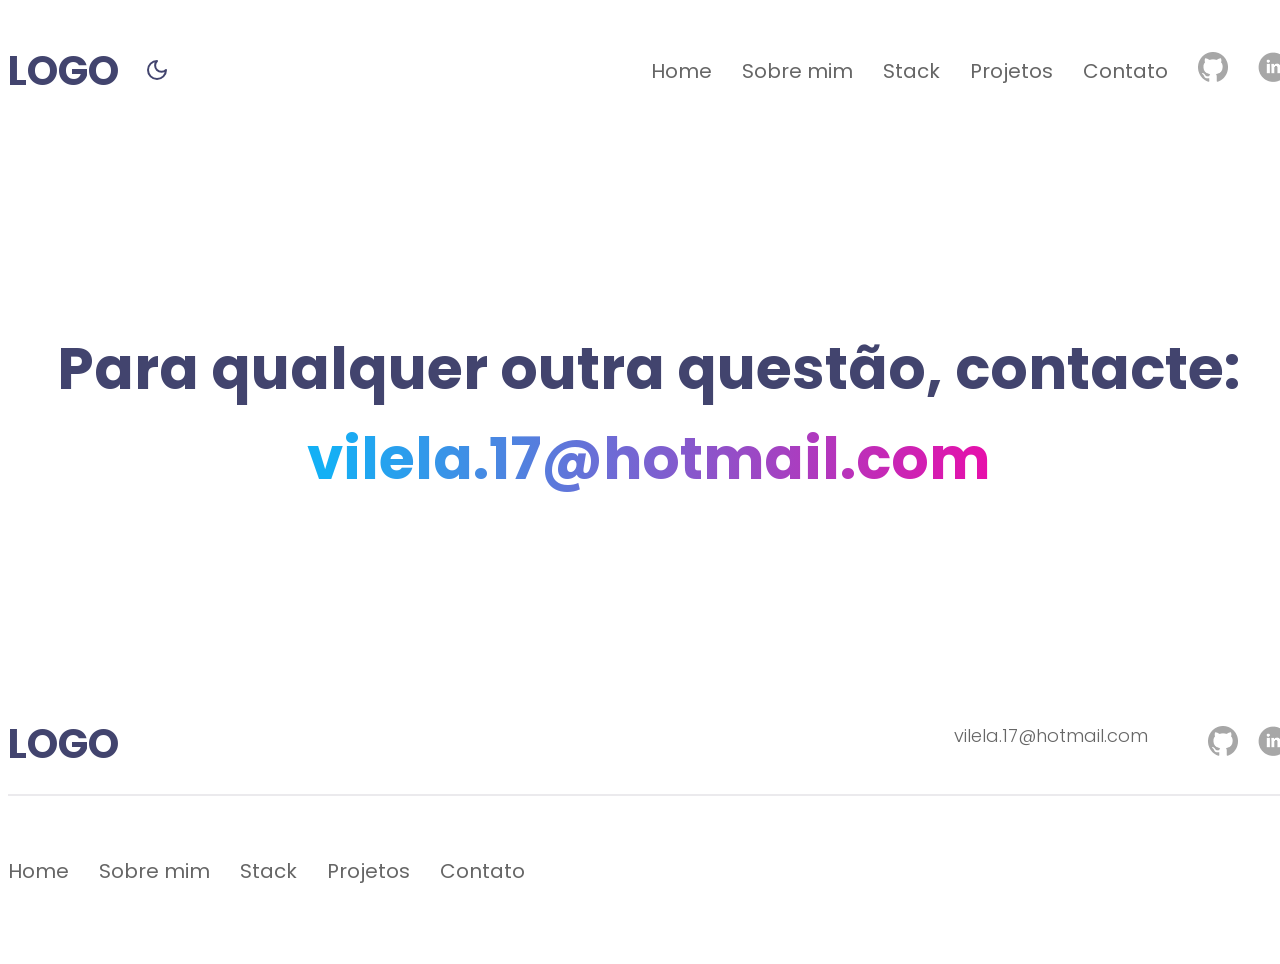
<file: Portofólio/contact.html>
<!DOCTYPE html>
<html lang="pt" data-theme="light">
  <head>
    <title>Portofólio</title>
    <meta charset="UTF-8" />
    <link rel="preconnect" href="https://fonts.googleapis.com" />
    <link rel="preconnect" href="https://fonts.gstatic.com" crossorigin />
    <link
      href="https://fonts.googleapis.com/css2?family=Poppins:ital,wght@0,100;0,200;0,300;0,400;0,500;0,600;0,700;0,800;0,900;1,100;1,200;1,300;1,400;1,500;1,600;1,700;1,800;1,900&display=swap"
      rel="stylesheet"
    />
    <link rel="stylesheet" href="./assets/css/main.css" />
  </head>
  <body>
    <div class="container">
      <header class="primaryHeader">
        <div class="columnLeft">
          <h2>LOGO</h2>
          <button id="toggleDarkMode" onclick="toggleDarkMode()">
            <svg
              xmlns="http://www.w3.org/2000/svg"
              width="24"
              height="24"
              viewBox="0 0 24 24"
              fill="none"
              stroke="currentColor"
              stroke-width="2"
              stroke-linecap="round"
              stroke-linejoin="round"
              class="lucide lucide-moon"
            >
              <path d="M12 3a6 6 0 0 0 9 9 9 9 0 1 1-9-9Z" />
            </svg>
          </button>
        </div>
        <div class="columnRight">
          <nav>
            <ul>
              <li>
                <a href="index.html">Home</a>
              </li>
              <li>
                <a href="about.html">Sobre mim</a>
              </li>
              <li>
                <a href="stack.html">Stack</a>
              </li>
              <li>
                <a href="projects.html">Projetos</a>
              </li>
              <li>
                <a href="contact.html">Contato</a>
              </li>
              <li>
                <a href="https://github.com/vilela90" target="_blank">
                  <img
                    src="assets/images/icon-github.png"
                    alt="icon github"
                    width="30"
                    height="30"
                  />
                </a>
              </li>
              <li>
                <a
                  href="https://www.linkedin.com/in/andr%C3%A9-santo-fullstack-developer/"
                  target="_blank"
                >
                  <img
                    src="assets/images/icon-linkedin.png"
                    alt="icon linkedin"
                    width="30"
                    height="30"
                  />
                </a>
              </li>
            </ul>
          </nav>
        </div>
      </header>
      <main>
        <!--CONTEUDO-->

        <section class="sectionContact">
          <div>
            <h1>Para qualquer outra questão, contacte:</h1>
            <a href="mailto:vilela.17@hotmail.com">vilela.17@hotmail.com</a>
            
          </div>
         
        </section>
      
        


        <footer class="footerWrapper">
          <div class="mainFooter">
            <div class="mainFooterColumn left">
              <h2>LOGO</h2>
            </div>

            <div class="mainFooterColumn right">
              <div>
                <a href="mailto:vilela.17@hotmail.com">vilela.17@hotmail.com</p>
              </div>
              <div>
                <ul>
                  <li>
                    <a href="https://github.com/vilela90" target="_blank">
                      <img
                        src="assets/images/icon-github.png"
                        alt="icon github"
                        width="30"
                        height="30"
                      />
                    </a>
                  </li>
                  <li>
                    <a
                      href="https://www.linkedin.com/in/andr%C3%A9-santo-fullstack-developer/"
                      target="_blank"
                    >
                      <img
                        src="assets/images/icon-linkedin.png"
                        alt="icon linkedin"
                        width="30"
                        height="30"
                      />
                    </a>
                  </li>
                </ul>
              </div>
            </div>
          </div>

          <div class="miniFooter">
            <nav>
              <ul>
                <li>
                  <a href="index.html">Home</a>
                </li>
                <li>
                  <a href="about.html">Sobre mim</a>
                </li>
                <li>
                  <a href="stack.html">Stack</a>
                </li>
                <li>
                  <a href="projects.html">Projetos</a>
                </li>
                <li>
                  <a href="contact.html">Contato</a>
                </li>
                <li>
                <li>
              </ul>
            </nav>
          </div>
        </footer>
      </main>
    </div>
    <script src="assets/js/main.js"></script>
  </body>
</html>
</file>
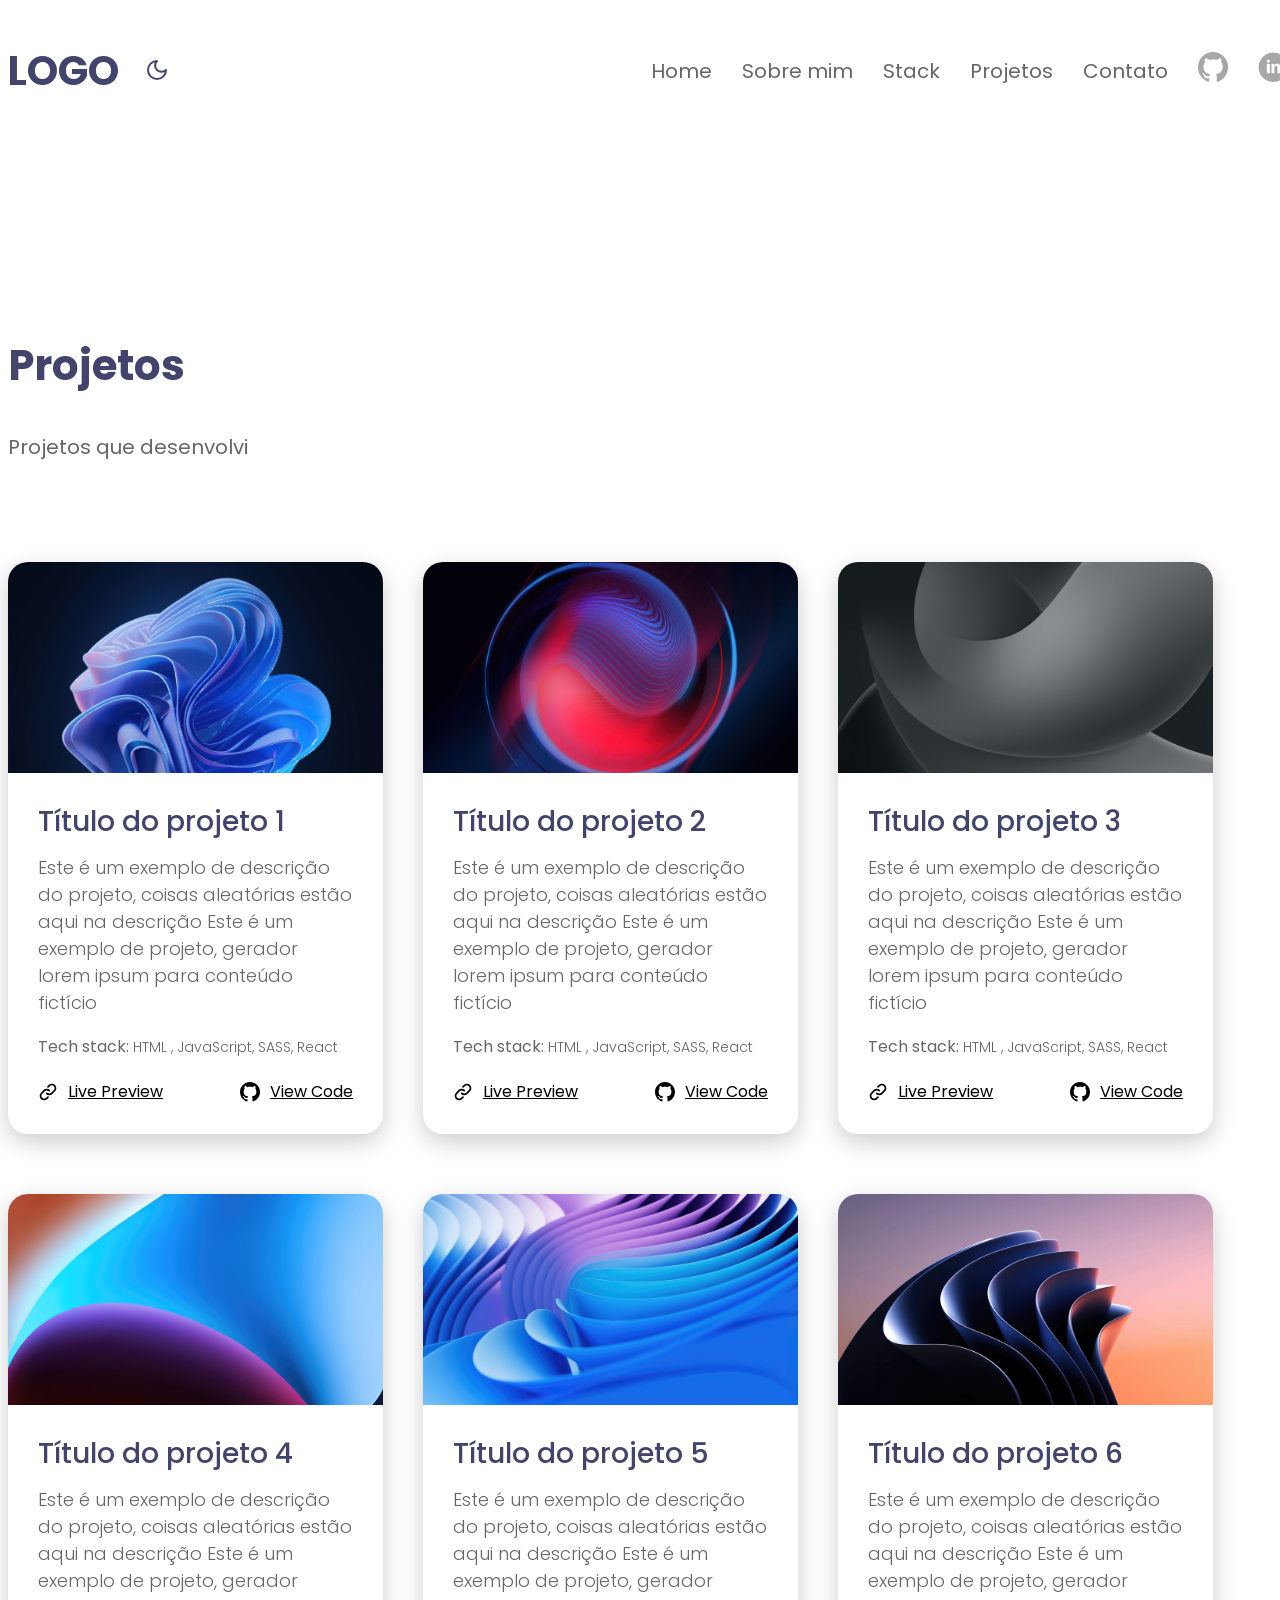
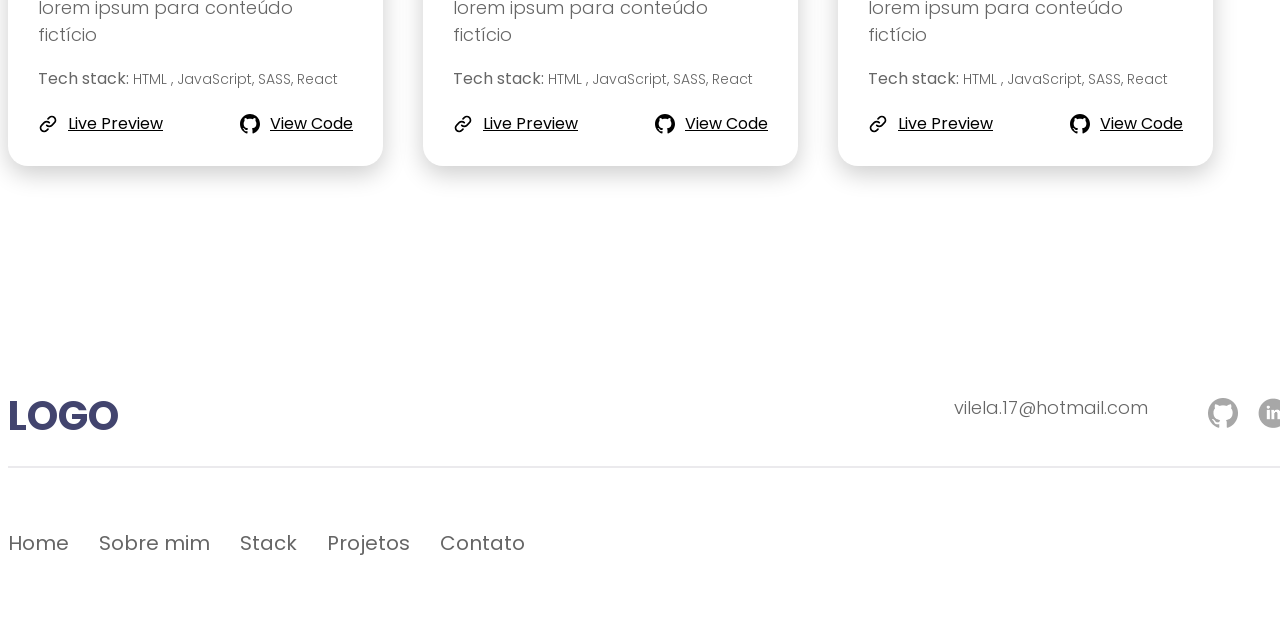
<file: Portofólio/projects.html>
<!DOCTYPE html>
<html lang="pt" data-theme="light">
  <head>
    <title>Portofólio</title>
    <meta charset="UTF-8" />
    <link rel="preconnect" href="https://fonts.googleapis.com" />
    <link rel="preconnect" href="https://fonts.gstatic.com" crossorigin />
    <link
      href="https://fonts.googleapis.com/css2?family=Poppins:ital,wght@0,100;0,200;0,300;0,400;0,500;0,600;0,700;0,800;0,900;1,100;1,200;1,300;1,400;1,500;1,600;1,700;1,800;1,900&display=swap"
      rel="stylesheet"
    />
    <link rel="stylesheet" href="./assets/css/main.css" />
  </head>
  <body class="projects-page">
    <div class="container">
      <header class="primaryHeader">
        <div class="columnLeft">
          <h2>LOGO</h2>
          <button id="toggleDarkMode" onclick="toggleDarkMode()">
            <svg
              xmlns="http://www.w3.org/2000/svg"
              width="24"
              height="24"
              viewBox="0 0 24 24"
              fill="none"
              stroke="currentColor"
              stroke-width="2"
              stroke-linecap="round"
              stroke-linejoin="round"
              class="lucide lucide-moon"
            >
              <path d="M12 3a6 6 0 0 0 9 9 9 9 0 1 1-9-9Z" />
            </svg>
          </button>
        </div>
        <div class="columnRight">
          <nav>
            <ul>
              <li>
                <a href="index.html">Home</a>
              </li>
              <li>
                <a href="about.html">Sobre mim</a>
              </li>
              <li>
                <a href="stack.html">Stack</a>
              </li>
              <li>
                <a href="projects.html">Projetos</a>
              </li>
              <li>
                <a href="contact.html">Contato</a>
              </li>
              <li>
                <a href="https://github.com/vilela90" target="_blank">
                  <img
                    src="assets/images/icon-github.png"
                    alt="icon github"
                    width="30"
                    height="30"
                  />
                </a>
              </li>
              <li>
                <a
                  href="https://www.linkedin.com/in/andr%C3%A9-santo-fullstack-developer/"
                  target="_blank"
                >
                  <img
                    src="assets/images/icon-linkedin.png"
                    alt="icon linkedin"
                    width="30"
                    height="30"
                  />
                </a>
              </li>
            </ul>
          </nav>
        </div>
      </header>
      <main>
        <!--CONTEUDO-->
        <section class="sectionProjects1">
          <header>
            <h2>Projetos</h2>
            <h3>Projetos que desenvolvi</h3>
          </header>
          <div class="projectsContainer">
            <article class="projectBox">
              <header>
                <img
                  width="375"
                  src="assets/images/projecto1.jpg"
                  alt="img1"
                />
              </header>
              <div class="projectContent">
                <h4>Título do projeto 1</h4>
                <p>
                  Este é um exemplo de descrição do projeto, coisas aleatórias
                  estão aqui na descrição Este é um exemplo de projeto, gerador
                  lorem ipsum para conteúdo fictício
                </p>
                <small>
                  <strong>Tech stack:</strong> HTML , JavaScript, SASS, React
                </small>
                <div class="projectActions">
                  <div class="linkWithIcon">
                    <svg
                      width="20"
                      height="20"
                      viewBox="0 0 20 20"
                      fill="none"
                      xmlns="http://www.w3.org/2000/svg"
                    >
                      <path
                        d="M11.2867 8.7133C10.6041 8.031 9.67846 7.64771 8.71334 7.64771C7.74821 7.64771 6.82259 8.031 6.14 8.7133L3.56584 11.2866C2.88324 11.9692 2.49976 12.895 2.49976 13.8604C2.49976 14.8257 2.88324 15.7515 3.56584 16.4341C4.24844 17.1167 5.17424 17.5002 6.13959 17.5002C7.10493 17.5002 8.03074 17.1167 8.71334 16.4341L10 15.1475"
                        stroke="black"
                        stroke-width="1.66667"
                        stroke-linecap="round"
                        stroke-linejoin="round"
                      />
                      <path
                        d="M8.71332 11.2867C9.39591 11.969 10.3215 12.3523 11.2867 12.3523C12.2518 12.3523 13.1774 11.969 13.86 11.2867L16.4342 8.71334C17.1168 8.03074 17.5002 7.10493 17.5002 6.13959C17.5002 5.17424 17.1168 4.24844 16.4342 3.56584C15.7516 2.88324 14.8257 2.49976 13.8604 2.49976C12.8951 2.49976 11.9693 2.88324 11.2867 3.56584L9.99998 4.8525"
                        stroke="black"
                        stroke-width="1.66667"
                        stroke-linecap="round"
                        stroke-linejoin="round"
                      />
                    </svg>
                    <a href="#">Live Preview</a>
                  </div>
                  <div class="linkWithIcon">
                    <svg
                      width="20"
                      height="20"
                      viewBox="0 0 20 20"
                      fill="none"
                      xmlns="http://www.w3.org/2000/svg"
                    >
                      <g clip-path="url(#clip0_10_167)">
                        <path
                          fill-rule="evenodd"
                          clip-rule="evenodd"
                          d="M10 0C4.475 0 0 4.475 0 10C0 14.425 2.8625 18.1625 6.8375 19.4875C7.3375 19.575 7.525 19.275 7.525 19.0125C7.525 18.775 7.5125 17.9875 7.5125 17.15C5 17.6125 4.35 16.5375 4.15 15.975C4.0375 15.6875 3.55 14.8 3.125 14.5625C2.775 14.375 2.275 13.9125 3.1125 13.9C3.9 13.8875 4.4625 14.625 4.65 14.925C5.55 16.4375 6.9875 16.0125 7.5625 15.75C7.65 15.1 7.9125 14.6625 8.2 14.4125C5.975 14.1625 3.65 13.3 3.65 9.475C3.65 8.3875 4.0375 7.4875 4.675 6.7875C4.575 6.5375 4.225 5.5125 4.775 4.1375C4.775 4.1375 5.6125 3.875 7.525 5.1625C8.325 4.9375 9.175 4.825 10.025 4.825C10.875 4.825 11.725 4.9375 12.525 5.1625C14.4375 3.8625 15.275 4.1375 15.275 4.1375C15.825 5.5125 15.475 6.5375 15.375 6.7875C16.0125 7.4875 16.4 8.375 16.4 9.475C16.4 13.3125 14.0625 14.1625 11.8375 14.4125C12.2 14.725 12.5125 15.325 12.5125 16.2625C12.5125 17.6 12.5 18.675 12.5 19.0125C12.5 19.275 12.6875 19.5875 13.1875 19.4875C15.1726 18.8173 16.8976 17.5414 18.1197 15.8395C19.3418 14.1375 19.9994 12.0952 20 10C20 4.475 15.525 0 10 0Z"
                          fill="black"
                        />
                      </g>
                      <defs>
                        <clipPath id="clip0_10_167">
                          <rect width="20" height="20" fill="white" />
                        </clipPath>
                      </defs>
                    </svg>
                    <a href="#">View Code</a>
                  </div>
                </div>
              </div>
            </article>
            <article class="projectBox">
              <header>
                <img
                  width="375"
                  src="assets/images/projecto2.jpg"
                  alt="img1"
                />
              </header>
              <div class="projectContent">
                <h4>Título do projeto 2</h4>
                <p>
                  Este é um exemplo de descrição do projeto, coisas aleatórias
                  estão aqui na descrição Este é um exemplo de projeto, gerador
                  lorem ipsum para conteúdo fictício
                </p>
                <small>
                  <strong>Tech stack:</strong> HTML , JavaScript, SASS, React
                </small>
                <div class="projectActions">
                  <div class="linkWithIcon">
                    <svg
                      width="20"
                      height="20"
                      viewBox="0 0 20 20"
                      fill="none"
                      xmlns="http://www.w3.org/2000/svg"
                    >
                      <path
                        d="M11.2867 8.7133C10.6041 8.031 9.67846 7.64771 8.71334 7.64771C7.74821 7.64771 6.82259 8.031 6.14 8.7133L3.56584 11.2866C2.88324 11.9692 2.49976 12.895 2.49976 13.8604C2.49976 14.8257 2.88324 15.7515 3.56584 16.4341C4.24844 17.1167 5.17424 17.5002 6.13959 17.5002C7.10493 17.5002 8.03074 17.1167 8.71334 16.4341L10 15.1475"
                        stroke="black"
                        stroke-width="1.66667"
                        stroke-linecap="round"
                        stroke-linejoin="round"
                      />
                      <path
                        d="M8.71332 11.2867C9.39591 11.969 10.3215 12.3523 11.2867 12.3523C12.2518 12.3523 13.1774 11.969 13.86 11.2867L16.4342 8.71334C17.1168 8.03074 17.5002 7.10493 17.5002 6.13959C17.5002 5.17424 17.1168 4.24844 16.4342 3.56584C15.7516 2.88324 14.8257 2.49976 13.8604 2.49976C12.8951 2.49976 11.9693 2.88324 11.2867 3.56584L9.99998 4.8525"
                        stroke="black"
                        stroke-width="1.66667"
                        stroke-linecap="round"
                        stroke-linejoin="round"
                      />
                    </svg>
                    <a href="#">Live Preview</a>
                  </div>
                  <div class="linkWithIcon">
                    <svg
                      width="20"
                      height="20"
                      viewBox="0 0 20 20"
                      fill="none"
                      xmlns="http://www.w3.org/2000/svg"
                    >
                      <g clip-path="url(#clip0_10_167)">
                        <path
                          fill-rule="evenodd"
                          clip-rule="evenodd"
                          d="M10 0C4.475 0 0 4.475 0 10C0 14.425 2.8625 18.1625 6.8375 19.4875C7.3375 19.575 7.525 19.275 7.525 19.0125C7.525 18.775 7.5125 17.9875 7.5125 17.15C5 17.6125 4.35 16.5375 4.15 15.975C4.0375 15.6875 3.55 14.8 3.125 14.5625C2.775 14.375 2.275 13.9125 3.1125 13.9C3.9 13.8875 4.4625 14.625 4.65 14.925C5.55 16.4375 6.9875 16.0125 7.5625 15.75C7.65 15.1 7.9125 14.6625 8.2 14.4125C5.975 14.1625 3.65 13.3 3.65 9.475C3.65 8.3875 4.0375 7.4875 4.675 6.7875C4.575 6.5375 4.225 5.5125 4.775 4.1375C4.775 4.1375 5.6125 3.875 7.525 5.1625C8.325 4.9375 9.175 4.825 10.025 4.825C10.875 4.825 11.725 4.9375 12.525 5.1625C14.4375 3.8625 15.275 4.1375 15.275 4.1375C15.825 5.5125 15.475 6.5375 15.375 6.7875C16.0125 7.4875 16.4 8.375 16.4 9.475C16.4 13.3125 14.0625 14.1625 11.8375 14.4125C12.2 14.725 12.5125 15.325 12.5125 16.2625C12.5125 17.6 12.5 18.675 12.5 19.0125C12.5 19.275 12.6875 19.5875 13.1875 19.4875C15.1726 18.8173 16.8976 17.5414 18.1197 15.8395C19.3418 14.1375 19.9994 12.0952 20 10C20 4.475 15.525 0 10 0Z"
                          fill="black"
                        />
                      </g>
                      <defs>
                        <clipPath id="clip0_10_167">
                          <rect width="20" height="20" fill="white" />
                        </clipPath>
                      </defs>
                    </svg>
                    <a href="#">View Code</a>
                  </div>
                </div>
              </div>
            </article>
            <article class="projectBox">
              <header>
                <img
                  width="375"
                  src="assets/images/projecto3.jpg"
                  alt="img1"
                />
              </header>
              <div class="projectContent">
                <h4>Título do projeto 3</h4>
                <p>
                  Este é um exemplo de descrição do projeto, coisas aleatórias
                  estão aqui na descrição Este é um exemplo de projeto, gerador
                  lorem ipsum para conteúdo fictício
                </p>
                <small>
                  <strong>Tech stack:</strong> HTML , JavaScript, SASS, React
                </small>
                <div class="projectActions">
                  <div class="linkWithIcon">
                    <svg
                      width="20"
                      height="20"
                      viewBox="0 0 20 20"
                      fill="none"
                      xmlns="http://www.w3.org/2000/svg"
                    >
                      <path
                        d="M11.2867 8.7133C10.6041 8.031 9.67846 7.64771 8.71334 7.64771C7.74821 7.64771 6.82259 8.031 6.14 8.7133L3.56584 11.2866C2.88324 11.9692 2.49976 12.895 2.49976 13.8604C2.49976 14.8257 2.88324 15.7515 3.56584 16.4341C4.24844 17.1167 5.17424 17.5002 6.13959 17.5002C7.10493 17.5002 8.03074 17.1167 8.71334 16.4341L10 15.1475"
                        stroke="black"
                        stroke-width="1.66667"
                        stroke-linecap="round"
                        stroke-linejoin="round"
                      />
                      <path
                        d="M8.71332 11.2867C9.39591 11.969 10.3215 12.3523 11.2867 12.3523C12.2518 12.3523 13.1774 11.969 13.86 11.2867L16.4342 8.71334C17.1168 8.03074 17.5002 7.10493 17.5002 6.13959C17.5002 5.17424 17.1168 4.24844 16.4342 3.56584C15.7516 2.88324 14.8257 2.49976 13.8604 2.49976C12.8951 2.49976 11.9693 2.88324 11.2867 3.56584L9.99998 4.8525"
                        stroke="black"
                        stroke-width="1.66667"
                        stroke-linecap="round"
                        stroke-linejoin="round"
                      />
                    </svg>
                    <a href="#">Live Preview</a>
                  </div>
                  <div class="linkWithIcon">
                    <svg
                      width="20"
                      height="20"
                      viewBox="0 0 20 20"
                      fill="none"
                      xmlns="http://www.w3.org/2000/svg"
                    >
                      <g clip-path="url(#clip0_10_167)">
                        <path
                          fill-rule="evenodd"
                          clip-rule="evenodd"
                          d="M10 0C4.475 0 0 4.475 0 10C0 14.425 2.8625 18.1625 6.8375 19.4875C7.3375 19.575 7.525 19.275 7.525 19.0125C7.525 18.775 7.5125 17.9875 7.5125 17.15C5 17.6125 4.35 16.5375 4.15 15.975C4.0375 15.6875 3.55 14.8 3.125 14.5625C2.775 14.375 2.275 13.9125 3.1125 13.9C3.9 13.8875 4.4625 14.625 4.65 14.925C5.55 16.4375 6.9875 16.0125 7.5625 15.75C7.65 15.1 7.9125 14.6625 8.2 14.4125C5.975 14.1625 3.65 13.3 3.65 9.475C3.65 8.3875 4.0375 7.4875 4.675 6.7875C4.575 6.5375 4.225 5.5125 4.775 4.1375C4.775 4.1375 5.6125 3.875 7.525 5.1625C8.325 4.9375 9.175 4.825 10.025 4.825C10.875 4.825 11.725 4.9375 12.525 5.1625C14.4375 3.8625 15.275 4.1375 15.275 4.1375C15.825 5.5125 15.475 6.5375 15.375 6.7875C16.0125 7.4875 16.4 8.375 16.4 9.475C16.4 13.3125 14.0625 14.1625 11.8375 14.4125C12.2 14.725 12.5125 15.325 12.5125 16.2625C12.5125 17.6 12.5 18.675 12.5 19.0125C12.5 19.275 12.6875 19.5875 13.1875 19.4875C15.1726 18.8173 16.8976 17.5414 18.1197 15.8395C19.3418 14.1375 19.9994 12.0952 20 10C20 4.475 15.525 0 10 0Z"
                          fill="black"
                        />
                      </g>
                      <defs>
                        <clipPath id="clip0_10_167">
                          <rect width="20" height="20" fill="white" />
                        </clipPath>
                      </defs>
                    </svg>
                    <a href="#">View Code</a>
                  </div>
                </div>
              </div>
            </article>
            <article class="projectBox">
              <header>
                <img
                  width="375"
                  src="assets/images/projecto4.jpg"
                  alt="img1"
                />
              </header>
              <div class="projectContent">
                <h4>Título do projeto 4</h4>
                <p>
                  Este é um exemplo de descrição do projeto, coisas aleatórias
                  estão aqui na descrição Este é um exemplo de projeto, gerador
                  lorem ipsum para conteúdo fictício
                </p>
                <small>
                  <strong>Tech stack:</strong> HTML , JavaScript, SASS, React
                </small>
                <div class="projectActions">
                  <div class="linkWithIcon">
                    <svg
                      width="20"
                      height="20"
                      viewBox="0 0 20 20"
                      fill="none"
                      xmlns="http://www.w3.org/2000/svg"
                    >
                      <path
                        d="M11.2867 8.7133C10.6041 8.031 9.67846 7.64771 8.71334 7.64771C7.74821 7.64771 6.82259 8.031 6.14 8.7133L3.56584 11.2866C2.88324 11.9692 2.49976 12.895 2.49976 13.8604C2.49976 14.8257 2.88324 15.7515 3.56584 16.4341C4.24844 17.1167 5.17424 17.5002 6.13959 17.5002C7.10493 17.5002 8.03074 17.1167 8.71334 16.4341L10 15.1475"
                        stroke="black"
                        stroke-width="1.66667"
                        stroke-linecap="round"
                        stroke-linejoin="round"
                      />
                      <path
                        d="M8.71332 11.2867C9.39591 11.969 10.3215 12.3523 11.2867 12.3523C12.2518 12.3523 13.1774 11.969 13.86 11.2867L16.4342 8.71334C17.1168 8.03074 17.5002 7.10493 17.5002 6.13959C17.5002 5.17424 17.1168 4.24844 16.4342 3.56584C15.7516 2.88324 14.8257 2.49976 13.8604 2.49976C12.8951 2.49976 11.9693 2.88324 11.2867 3.56584L9.99998 4.8525"
                        stroke="black"
                        stroke-width="1.66667"
                        stroke-linecap="round"
                        stroke-linejoin="round"
                      />
                    </svg>
                    <a href="#">Live Preview</a>
                  </div>
                  <div class="linkWithIcon">
                    <svg
                      width="20"
                      height="20"
                      viewBox="0 0 20 20"
                      fill="none"
                      xmlns="http://www.w3.org/2000/svg"
                    >
                      <g clip-path="url(#clip0_10_167)">
                        <path
                          fill-rule="evenodd"
                          clip-rule="evenodd"
                          d="M10 0C4.475 0 0 4.475 0 10C0 14.425 2.8625 18.1625 6.8375 19.4875C7.3375 19.575 7.525 19.275 7.525 19.0125C7.525 18.775 7.5125 17.9875 7.5125 17.15C5 17.6125 4.35 16.5375 4.15 15.975C4.0375 15.6875 3.55 14.8 3.125 14.5625C2.775 14.375 2.275 13.9125 3.1125 13.9C3.9 13.8875 4.4625 14.625 4.65 14.925C5.55 16.4375 6.9875 16.0125 7.5625 15.75C7.65 15.1 7.9125 14.6625 8.2 14.4125C5.975 14.1625 3.65 13.3 3.65 9.475C3.65 8.3875 4.0375 7.4875 4.675 6.7875C4.575 6.5375 4.225 5.5125 4.775 4.1375C4.775 4.1375 5.6125 3.875 7.525 5.1625C8.325 4.9375 9.175 4.825 10.025 4.825C10.875 4.825 11.725 4.9375 12.525 5.1625C14.4375 3.8625 15.275 4.1375 15.275 4.1375C15.825 5.5125 15.475 6.5375 15.375 6.7875C16.0125 7.4875 16.4 8.375 16.4 9.475C16.4 13.3125 14.0625 14.1625 11.8375 14.4125C12.2 14.725 12.5125 15.325 12.5125 16.2625C12.5125 17.6 12.5 18.675 12.5 19.0125C12.5 19.275 12.6875 19.5875 13.1875 19.4875C15.1726 18.8173 16.8976 17.5414 18.1197 15.8395C19.3418 14.1375 19.9994 12.0952 20 10C20 4.475 15.525 0 10 0Z"
                          fill="black"
                        />
                      </g>
                      <defs>
                        <clipPath id="clip0_10_167">
                          <rect width="20" height="20" fill="white" />
                        </clipPath>
                      </defs>
                    </svg>
                    <a href="#">View Code</a>
                  </div>
                </div>
              </div>
            </article>
            <article class="projectBox">
              <header>
                <img
                  width="375"
                  src="assets/images/projecto5.jpg"
                  alt="img1"
                />
              </header>
              <div class="projectContent">
                <h4>Título do projeto 5</h4>
                <p>
                  Este é um exemplo de descrição do projeto, coisas aleatórias
                  estão aqui na descrição Este é um exemplo de projeto, gerador
                  lorem ipsum para conteúdo fictício
                </p>
                <small>
                  <strong>Tech stack:</strong> HTML , JavaScript, SASS, React
                </small>
                <div class="projectActions">
                  <div class="linkWithIcon">
                    <svg
                      width="20"
                      height="20"
                      viewBox="0 0 20 20"
                      fill="none"
                      xmlns="http://www.w3.org/2000/svg"
                    >
                      <path
                        d="M11.2867 8.7133C10.6041 8.031 9.67846 7.64771 8.71334 7.64771C7.74821 7.64771 6.82259 8.031 6.14 8.7133L3.56584 11.2866C2.88324 11.9692 2.49976 12.895 2.49976 13.8604C2.49976 14.8257 2.88324 15.7515 3.56584 16.4341C4.24844 17.1167 5.17424 17.5002 6.13959 17.5002C7.10493 17.5002 8.03074 17.1167 8.71334 16.4341L10 15.1475"
                        stroke="black"
                        stroke-width="1.66667"
                        stroke-linecap="round"
                        stroke-linejoin="round"
                      />
                      <path
                        d="M8.71332 11.2867C9.39591 11.969 10.3215 12.3523 11.2867 12.3523C12.2518 12.3523 13.1774 11.969 13.86 11.2867L16.4342 8.71334C17.1168 8.03074 17.5002 7.10493 17.5002 6.13959C17.5002 5.17424 17.1168 4.24844 16.4342 3.56584C15.7516 2.88324 14.8257 2.49976 13.8604 2.49976C12.8951 2.49976 11.9693 2.88324 11.2867 3.56584L9.99998 4.8525"
                        stroke="black"
                        stroke-width="1.66667"
                        stroke-linecap="round"
                        stroke-linejoin="round"
                      />
                    </svg>
                    <a href="#">Live Preview</a>
                  </div>
                  <div class="linkWithIcon">
                    <svg
                      width="20"
                      height="20"
                      viewBox="0 0 20 20"
                      fill="none"
                      xmlns="http://www.w3.org/2000/svg"
                    >
                      <g clip-path="url(#clip0_10_167)">
                        <path
                          fill-rule="evenodd"
                          clip-rule="evenodd"
                          d="M10 0C4.475 0 0 4.475 0 10C0 14.425 2.8625 18.1625 6.8375 19.4875C7.3375 19.575 7.525 19.275 7.525 19.0125C7.525 18.775 7.5125 17.9875 7.5125 17.15C5 17.6125 4.35 16.5375 4.15 15.975C4.0375 15.6875 3.55 14.8 3.125 14.5625C2.775 14.375 2.275 13.9125 3.1125 13.9C3.9 13.8875 4.4625 14.625 4.65 14.925C5.55 16.4375 6.9875 16.0125 7.5625 15.75C7.65 15.1 7.9125 14.6625 8.2 14.4125C5.975 14.1625 3.65 13.3 3.65 9.475C3.65 8.3875 4.0375 7.4875 4.675 6.7875C4.575 6.5375 4.225 5.5125 4.775 4.1375C4.775 4.1375 5.6125 3.875 7.525 5.1625C8.325 4.9375 9.175 4.825 10.025 4.825C10.875 4.825 11.725 4.9375 12.525 5.1625C14.4375 3.8625 15.275 4.1375 15.275 4.1375C15.825 5.5125 15.475 6.5375 15.375 6.7875C16.0125 7.4875 16.4 8.375 16.4 9.475C16.4 13.3125 14.0625 14.1625 11.8375 14.4125C12.2 14.725 12.5125 15.325 12.5125 16.2625C12.5125 17.6 12.5 18.675 12.5 19.0125C12.5 19.275 12.6875 19.5875 13.1875 19.4875C15.1726 18.8173 16.8976 17.5414 18.1197 15.8395C19.3418 14.1375 19.9994 12.0952 20 10C20 4.475 15.525 0 10 0Z"
                          fill="black"
                        />
                      </g>
                      <defs>
                        <clipPath id="clip0_10_167">
                          <rect width="20" height="20" fill="white" />
                        </clipPath>
                      </defs>
                    </svg>
                    <a href="#">View Code</a>
                  </div>
                </div>
              </div>
            </article>
            <article class="projectBox">
              <header>
                <img
                  width="375"
                  src="assets/images/projecto6.jpg"
                  alt="img1"
                />
              </header>
              <div class="projectContent">
                <h4>Título do projeto 6</h4>
                <p>
                  Este é um exemplo de descrição do projeto, coisas aleatórias
                  estão aqui na descrição Este é um exemplo de projeto, gerador
                  lorem ipsum para conteúdo fictício
                </p>
                <small>
                  <strong>Tech stack:</strong> HTML , JavaScript, SASS, React
                </small>
                <div class="projectActions">
                  <div class="linkWithIcon">
                    <svg
                      width="20"
                      height="20"
                      viewBox="0 0 20 20"
                      fill="none"
                      xmlns="http://www.w3.org/2000/svg"
                    >
                      <path
                        d="M11.2867 8.7133C10.6041 8.031 9.67846 7.64771 8.71334 7.64771C7.74821 7.64771 6.82259 8.031 6.14 8.7133L3.56584 11.2866C2.88324 11.9692 2.49976 12.895 2.49976 13.8604C2.49976 14.8257 2.88324 15.7515 3.56584 16.4341C4.24844 17.1167 5.17424 17.5002 6.13959 17.5002C7.10493 17.5002 8.03074 17.1167 8.71334 16.4341L10 15.1475"
                        stroke="black"
                        stroke-width="1.66667"
                        stroke-linecap="round"
                        stroke-linejoin="round"
                      />
                      <path
                        d="M8.71332 11.2867C9.39591 11.969 10.3215 12.3523 11.2867 12.3523C12.2518 12.3523 13.1774 11.969 13.86 11.2867L16.4342 8.71334C17.1168 8.03074 17.5002 7.10493 17.5002 6.13959C17.5002 5.17424 17.1168 4.24844 16.4342 3.56584C15.7516 2.88324 14.8257 2.49976 13.8604 2.49976C12.8951 2.49976 11.9693 2.88324 11.2867 3.56584L9.99998 4.8525"
                        stroke="black"
                        stroke-width="1.66667"
                        stroke-linecap="round"
                        stroke-linejoin="round"
                      />
                    </svg>
                    <a href="#">Live Preview</a>
                  </div>
                  <div class="linkWithIcon">
                    <svg
                      width="20"
                      height="20"
                      viewBox="0 0 20 20"
                      fill="none"
                      xmlns="http://www.w3.org/2000/svg"
                    >
                      <g clip-path="url(#clip0_10_167)">
                        <path
                          fill-rule="evenodd"
                          clip-rule="evenodd"
                          d="M10 0C4.475 0 0 4.475 0 10C0 14.425 2.8625 18.1625 6.8375 19.4875C7.3375 19.575 7.525 19.275 7.525 19.0125C7.525 18.775 7.5125 17.9875 7.5125 17.15C5 17.6125 4.35 16.5375 4.15 15.975C4.0375 15.6875 3.55 14.8 3.125 14.5625C2.775 14.375 2.275 13.9125 3.1125 13.9C3.9 13.8875 4.4625 14.625 4.65 14.925C5.55 16.4375 6.9875 16.0125 7.5625 15.75C7.65 15.1 7.9125 14.6625 8.2 14.4125C5.975 14.1625 3.65 13.3 3.65 9.475C3.65 8.3875 4.0375 7.4875 4.675 6.7875C4.575 6.5375 4.225 5.5125 4.775 4.1375C4.775 4.1375 5.6125 3.875 7.525 5.1625C8.325 4.9375 9.175 4.825 10.025 4.825C10.875 4.825 11.725 4.9375 12.525 5.1625C14.4375 3.8625 15.275 4.1375 15.275 4.1375C15.825 5.5125 15.475 6.5375 15.375 6.7875C16.0125 7.4875 16.4 8.375 16.4 9.475C16.4 13.3125 14.0625 14.1625 11.8375 14.4125C12.2 14.725 12.5125 15.325 12.5125 16.2625C12.5125 17.6 12.5 18.675 12.5 19.0125C12.5 19.275 12.6875 19.5875 13.1875 19.4875C15.1726 18.8173 16.8976 17.5414 18.1197 15.8395C19.3418 14.1375 19.9994 12.0952 20 10C20 4.475 15.525 0 10 0Z"
                          fill="black"
                        />
                      </g>
                      <defs>
                        <clipPath id="clip0_10_167">
                          <rect width="20" height="20" fill="white" />
                        </clipPath>
                      </defs>
                    </svg>
                    <a href="#">View Code</a>
                  </div>
                </div>
              </div>
            </article>
          </div>
        </section>
        <footer class="footerWrapper">
          <div class="mainFooter">
            <div class="mainFooterColumn left">
              <h2>LOGO</h2>
            </div>

            <div class="mainFooterColumn right">
              <div>
                <a href="mailto:vilela.17@hotmail.com">vilela.17@hotmail.com</p>
              </div>
              <div>
                <ul>
                  <li>
                    <a href="https://github.com/vilela90" target="_blank">
                      <img
                        src="assets/images/icon-github.png"
                        alt="icon github"
                        width="30"
                        height="30"
                      />
                    </a>
                  </li>
                  <li>
                    <a
                      href="https://www.linkedin.com/in/andr%C3%A9-santo-fullstack-developer/"
                      target="_blank"
                    >
                      <img
                        src="assets/images/icon-linkedin.png"
                        alt="icon linkedin"
                        width="30"
                        height="30"
                      />
                    </a>
                  </li>
                </ul>
              </div>
            </div>
          </div>

          <div class="miniFooter">
            <nav>
              <ul>
                <li>
                  <a href="index.html">Home</a>
                </li>
                <li>
                  <a href="about.html">Sobre mim</a>
                </li>
                <li>
                  <a href="stack.html">Stack</a>
                </li>
                <li>
                  <a href="projects.html">Projetos</a>
                </li>
                <li>
                  <a href="contact.html">Contato</a>
                </li>
                <li>
                <li>
              </ul>
            </nav>
          </div>
        </footer>
      </main>
    </div>
    <script src="assets/js/main.js"></script>
  </body>
</html>
</file>
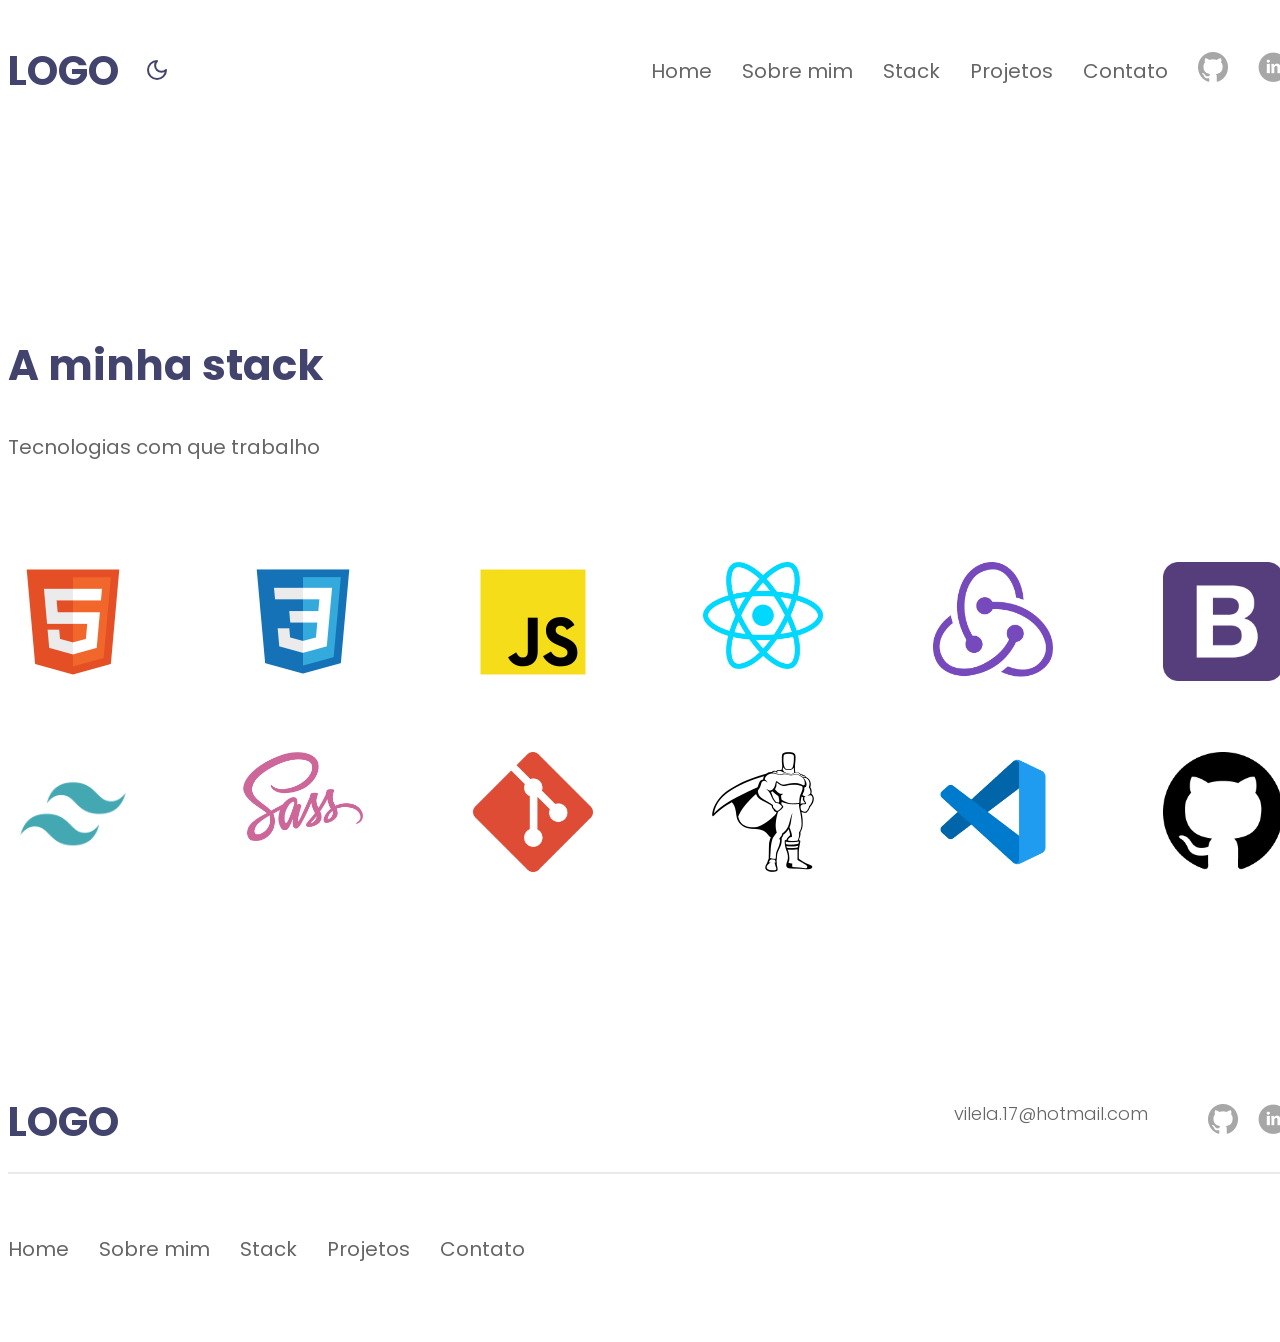
<file: Portofólio/stack.html>
<!DOCTYPE html>
<html lang="pt" data-theme="light">
  <head>
    <title>Portofólio</title>
    <meta charset="UTF-8" />
    <link rel="preconnect" href="https://fonts.googleapis.com" />
    <link rel="preconnect" href="https://fonts.gstatic.com" crossorigin />
    <link
      href="https://fonts.googleapis.com/css2?family=Poppins:ital,wght@0,100;0,200;0,300;0,400;0,500;0,600;0,700;0,800;0,900;1,100;1,200;1,300;1,400;1,500;1,600;1,700;1,800;1,900&display=swap"
      rel="stylesheet"
    />
    <link rel="stylesheet" href="./assets/css/main.css" />
  </head>
  <body class="stack-page">
    <div class="container">
      <header class="primaryHeader">
        <div class="columnLeft">
          <h2>LOGO</h2>
          <button id="toggleDarkMode" onclick="toggleDarkMode()">
            <svg
              xmlns="http://www.w3.org/2000/svg"
              width="24"
              height="24"
              viewBox="0 0 24 24"
              fill="none"
              stroke="currentColor"
              stroke-width="2"
              stroke-linecap="round"
              stroke-linejoin="round"
              class="lucide lucide-moon"
            >
              <path d="M12 3a6 6 0 0 0 9 9 9 9 0 1 1-9-9Z" />
            </svg>
          </button>
        </div>
        <div class="columnRight">
          <nav>
            <ul>
              <li>
                <a href="index.html">Home</a>
              </li>
              <li>
                <a href="about.html">Sobre mim</a>
              </li>
              <li>
                <a href="stack.html">Stack</a>
              </li>
              <li>
                <a href="projects.html">Projetos</a>
              </li>
              <li>
                <a href="contact.html">Contato</a>
              </li>
              <li>
                <a href="https://github.com/vilela90" target="_blank">
                  <img
                    src="assets/images/icon-github.png"
                    alt="icon github"
                    width="30"
                    height="30"
                  />
                </a>
              </li>
              <li>
                <a
                  href="https://www.linkedin.com/in/andr%C3%A9-santo-fullstack-developer/"
                  target="_blank"
                >
                  <img
                    src="assets/images/icon-linkedin.png"
                    alt="icon linkedin"
                    width="30"
                    height="30"
                  />
                </a>
              </li>
            </ul>
          </nav>
        </div>
      </header>
      <main>
        <!--CONTEUDO-->
        <section class="sectionStack1">
          <header>
            <h2>A minha stack</h2>
            <h3>Tecnologias com que trabalho</h3>
          </header>
          <div class="stackImagesContainer">
            <img
              src="assets/images/vscode-icons_file-type-html.png"
              alt="html"
              width="120"
            />
            <img
              src="assets/images/vscode-icons_file-type-css.png"
              alt="css"
              width="120"
            />
            <img
              src="assets/images/vscode-icons_file-type-js-official.png"
              alt="javascript"
              width="120"
            />
            <img src="assets/images/logos_react.png" alt="react" width="120" />
            <img src="assets/images/electron.png" alt="electron" width="120" />
            <img
              src="assets/images/logos_bootstrap.png"
              alt="bootstrap"
              width="120"
            />
            <img
              src="assets/images/vscode-icons_file-type-tailwind.png"
              alt="tailwind"
              width="120"
            />
            <img src="assets/images/logos_sass.png" alt="sass" width="120" />
            <img src="assets/images/logos_git-icon.png" alt="git" width="120" />
            <img
              src="assets/images/cib_greensock.png"
              alt="cib_greensock"
              width="120"
              class="imageDark"
            />
            <img
              src="assets/images/cib_greensock-black.png"
              alt="cib_greensock"
              width="120"
              class="imageLight"
            />
            <img
              src="assets/images/vscode-icons_file-type-vscode.png"
              alt="vscode"
              width="120"
            />
            <img
              src="assets/images/akar-icons_github-fill.png"
              alt="github"
              width="120"
              class="imageDark"
            />
            <img
              src="assets/images/akar-icons_github-fill-black.png"
              alt="github"
              width="120"
              class="imageLight"
            />
          </div>
        </section>
        <footer class="footerWrapper">
          <div class="mainFooter">
            <div class="mainFooterColumn left">
              <h2>LOGO</h2>
            </div>

            <div class="mainFooterColumn right">
              <div>
                <a href="mailto:vilela.17@hotmail.com">vilela.17@hotmail.com</p>
              </div>
              <div>
                <ul>
                  <li>
                    <a href="https://github.com/vilela90" target="_blank">
                      <img
                        src="assets/images/icon-github.png"
                        alt="icon github"
                        width="30"
                        height="30"
                      />
                    </a>
                  </li>
                  <li>
                    <a
                      href="https://www.linkedin.com/in/andr%C3%A9-santo-fullstack-developer/"
                      target="_blank"
                    >
                      <img
                        src="assets/images/icon-linkedin.png"
                        alt="icon linkedin"
                        width="30"
                        height="30"
                      />
                    </a>
                  </li>
                </ul>
              </div>
            </div>
          </div>

          <div class="miniFooter">
            <nav>
              <ul>
                <li>
                  <a href="index.html">Home</a>
                </li>
                <li>
                  <a href="about.html">Sobre mim</a>
                </li>
                <li>
                  <a href="stack.html">Stack</a>
                </li>
                <li>
                  <a href="projects.html">Projetos</a>
                </li>
                <li>
                  <a href="contact.html">Contato</a>
                </li>
                <li>
                <li>
              </ul>
            </nav>
          </div>
        </footer>
      </main>
    </div>
    <script src="assets/js/main.js"></script>
  </body>
</html>
</file>
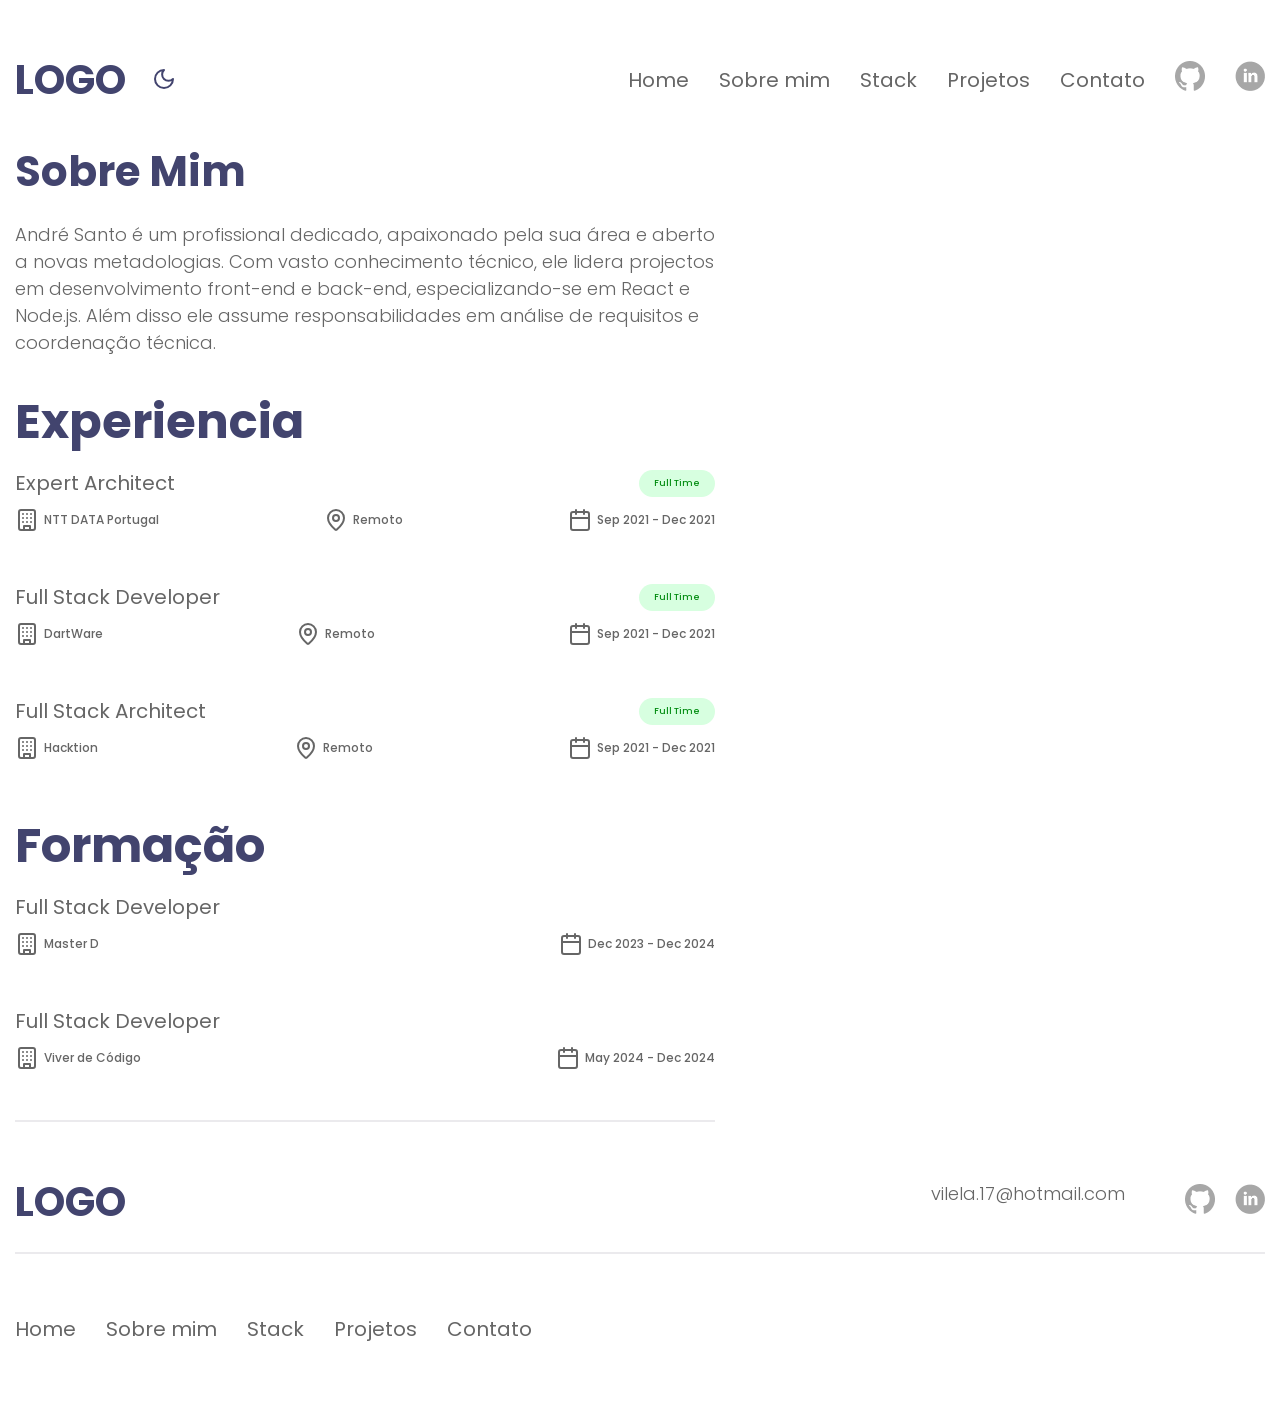
<file: Portofólio/src/about.html>
<!DOCTYPE html>
<html lang="pt" data-theme="light">
  <head>
    <title>Portofólio</title>
    <meta charset="UTF-8" />
    <link rel="preconnect" href="https://fonts.googleapis.com" />
    <link rel="preconnect" href="https://fonts.gstatic.com" crossorigin />
    <link
      href="https://fonts.googleapis.com/css2?family=Poppins:ital,wght@0,100;0,200;0,300;0,400;0,500;0,600;0,700;0,800;0,900;1,100;1,200;1,300;1,400;1,500;1,600;1,700;1,800;1,900&display=swap"
      rel="stylesheet"
    />
    <link rel="stylesheet" href="css/main.css" />
    <meta name="viewport" content="width=device-width, initial-scale=1.0">
  </head>
  <body class="about-page">
    <div class="container">
      <header class="primaryHeader">

        <div class="columnLeft">
          <a href="index.html">LOGO</a>
          <button id="toggleDarkMode" onclick="toggleDarkMode()">
            <svg
              xmlns="http://www.w3.org/2000/svg"
              width="24"
              height="24"
              viewBox="0 0 24 24"
              fill="none"
              stroke="currentColor"
              stroke-width="2"
              stroke-linecap="round"
              stroke-linejoin="round"
              class="lucide lucide-moon"
            >
              <path d="M12 3a6 6 0 0 0 9 9 9 9 0 1 1-9-9Z" />
            </svg>
          </button>
        </div>

        <div class="columnRight">

          <nav>
            <ul>
              <li>
                <a href="index.html">Home</a>
              </li>
              <li>
                <a href="about.html">Sobre mim</a>
              </li>
              <li>
                <a href="stack.html">Stack</a>
              </li>
              <li>
                <a href="projects.html">Projetos</a>
              </li>
              <li>
                <a href="contact.html">Contato</a>
              </li>
              <li>
                <a href="https://github.com/vilela90" target="_blank">
                  <img
                    src="../assets/images/icon-github.png"
                    alt="icon github"
                    width="30"
                    height="30"
                  />
                </a>
              </li>
              <li>
                <a
                  href="https://www.linkedin.com/in/andr%C3%A9-santo-fullstack-developer/"
                  target="_blank"
                >
                  <img
                    src="../assets/images/icon-linkedin.png"
                    alt="icon linkedin"
                    width="30"
                    height="30"
                  />
                </a>
              </li>
            </ul>
          </nav>

          <div class="menumobilewrapper">
            <button onclick="openMenuMobile()" class="btnOpenMenu"><svg xmlns="http://www.w3.org/2000/svg" height="24px" viewBox="0 -960 960 960" width="24px" ><path d="M120-240v-80h720v80H120Zm0-200v-80h720v80H120Zm0-200v-80h720v80H120Z"/></svg></button>
            <div class="drawermenu">

              <div>
                <button onclick="closeMenuMobile()" class="closebutton"><svg xmlns="http://www.w3.org/2000/svg" height="24px" viewBox="0 -960 960 960" width="24px"><path d="m256-200-56-56 224-224-224-224 56-56 224 224 224-224 56 56-224 224 224 224-56 56-224-224-224 224Z"/></svg></button>
                <nav>
                  <ul>
                    <li>
                      <a href="index.html">Home</a>
                    </li>
                    <li>
                      <a href="about.html">Sobre mim</a>
                    </li>
                    <li>
                      <a href="stack.html">Stack</a>
                    </li>
                    <li>
                      <a href="projects.html">Projetos</a>
                    </li>
                    <li>
                      <a href="contact.html">Contato</a>
                    </li>
                  </ul>
                </nav>
              </div>
              


              <div class="footerWrapper">
                    <div class="mainFooter">
                      <div class="mainFooterColumn left">
                        <h2>LOGO</h2>
                      </div>

                      <div class="mainFooterColumn right">
                        <div>
                          <a href="mailto:vilela.17@hotmail.com">vilela.17@hotmail.com</p>
                        </div>
                        <div>
                          <ul>
                            <li>
                              <a href="https://github.com/vilela90" target="_blank">
                                <img
                                  src="../assets/images/icon-github.png"
                                  alt="icon github"
                                  width="30"
                                  height="30"
                                />
                              </a>
                            </li>
                            <li>
                              <a
                                href="https://www.linkedin.com/in/andr%C3%A9-santo-fullstack-developer/"
                                target="_blank"
                              >
                                <img
                                  src="../assets/images/icon-linkedin.png"
                                  alt="icon linkedin"
                                  width="30"
                                  height="30"
                                />
                              </a>
                            </li>
                          </ul>
                        </div>
                      </div>
                    </div>
            </div>
          </div>

          </div>
      </header>
      <main>
        <section class="sectionAbout">
          <header>
            <h1>Sobre Mim</h1>
          </header>
          <p>André Santo é um profissional dedicado, apaixonado pela sua área e aberto a novas metadologias. Com vasto conhecimento técnico, ele lidera projectos em desenvolvimento front-end e back-end, especializando-se em React e Node.js. Além disso ele assume responsabilidades em análise de requisitos e coordenação técnica.
          </p>
        </section>

        <section class="sectionExperiances">
          <header>
            <h2>Experiencia</h2>
          </header>
          <ul class="expList">
            <li class="expListItem">
              <div class="expFirstLine">
                <div><h3>Expert Architect</h3></div>
                <div class="expBadge">Full Time</div>
              </div>

              <div class="expSecondLine">
                <div><svg xmlns="http://www.w3.org/2000/svg" width="24" height="24" viewBox="0 0 24 24" fill="none" stroke="currentColor" stroke-width="2" stroke-linecap="round" stroke-linejoin="round" class="lucide lucide-building"><rect width="16" height="20" x="4" y="2" rx="2" ry="2"/><path d="M9 22v-4h6v4"/><path d="M8 6h.01"/><path d="M16 6h.01"/><path d="M12 6h.01"/><path d="M12 10h.01"/><path d="M12 14h.01"/><path d="M16 10h.01"/><path d="M16 14h.01"/><path d="M8 10h.01"/><path d="M8 14h.01"/></svg>NTT DATA Portugal</div>
                <div><svg xmlns="http://www.w3.org/2000/svg" width="24" height="24" viewBox="0 0 24 24" fill="none" stroke="currentColor" stroke-width="2" stroke-linecap="round" stroke-linejoin="round" class="lucide lucide-map-pin"><path d="M20 10c0 4.993-5.539 10.193-7.399 11.799a1 1 0 0 1-1.202 0C9.539 20.193 4 14.993 4 10a8 8 0 0 1 16 0"/><circle cx="12" cy="10" r="3"/></svg>Remoto</div>
                <div><svg xmlns="http://www.w3.org/2000/svg" width="24" height="24" viewBox="0 0 24 24" fill="none" stroke="currentColor" stroke-width="2" stroke-linecap="round" stroke-linejoin="round" class="lucide lucide-calendar"><path d="M8 2v4"/><path d="M16 2v4"/><rect width="18" height="18" x="3" y="4" rx="2"/><path d="M3 10h18"/></svg>Sep 2021 - Dec 2021</div>
              </div>
            </li>
          </ul>

          <ul class="expList">
            <li class="expListItem">
              <div class="expFirstLine">
                <div><h3>Full Stack Developer</h3></div>
                <div class="expBadge">Full Time</div>
              </div>

              <div class="expSecondLine">
                <div><svg xmlns="http://www.w3.org/2000/svg" width="24" height="24" viewBox="0 0 24 24" fill="none" stroke="currentColor" stroke-width="2" stroke-linecap="round" stroke-linejoin="round" class="lucide lucide-building"><rect width="16" height="20" x="4" y="2" rx="2" ry="2"/><path d="M9 22v-4h6v4"/><path d="M8 6h.01"/><path d="M16 6h.01"/><path d="M12 6h.01"/><path d="M12 10h.01"/><path d="M12 14h.01"/><path d="M16 10h.01"/><path d="M16 14h.01"/><path d="M8 10h.01"/><path d="M8 14h.01"/></svg>DartWare</div>
                <div><svg xmlns="http://www.w3.org/2000/svg" width="24" height="24" viewBox="0 0 24 24" fill="none" stroke="currentColor" stroke-width="2" stroke-linecap="round" stroke-linejoin="round" class="lucide lucide-map-pin"><path d="M20 10c0 4.993-5.539 10.193-7.399 11.799a1 1 0 0 1-1.202 0C9.539 20.193 4 14.993 4 10a8 8 0 0 1 16 0"/><circle cx="12" cy="10" r="3"/></svg>Remoto</div>
                <div><svg xmlns="http://www.w3.org/2000/svg" width="24" height="24" viewBox="0 0 24 24" fill="none" stroke="currentColor" stroke-width="2" stroke-linecap="round" stroke-linejoin="round" class="lucide lucide-calendar"><path d="M8 2v4"/><path d="M16 2v4"/><rect width="18" height="18" x="3" y="4" rx="2"/><path d="M3 10h18"/></svg>Sep 2021 - Dec 2021</div>
              </div>
            </li>
          </ul>

          <ul class="expList">
            <li class="expListItem">
              <div class="expFirstLine">
                <div><h3>Full Stack Architect</h3></div>
                <div class="expBadge">Full Time</div>
              </div>

              <div class="expSecondLine">
                <div><svg xmlns="http://www.w3.org/2000/svg" width="24" height="24" viewBox="0 0 24 24" fill="none" stroke="currentColor" stroke-width="2" stroke-linecap="round" stroke-linejoin="round" class="lucide lucide-building"><rect width="16" height="20" x="4" y="2" rx="2" ry="2"/><path d="M9 22v-4h6v4"/><path d="M8 6h.01"/><path d="M16 6h.01"/><path d="M12 6h.01"/><path d="M12 10h.01"/><path d="M12 14h.01"/><path d="M16 10h.01"/><path d="M16 14h.01"/><path d="M8 10h.01"/><path d="M8 14h.01"/></svg>Hacktion</div>
                <div><svg xmlns="http://www.w3.org/2000/svg" width="24" height="24" viewBox="0 0 24 24" fill="none" stroke="currentColor" stroke-width="2" stroke-linecap="round" stroke-linejoin="round" class="lucide lucide-map-pin"><path d="M20 10c0 4.993-5.539 10.193-7.399 11.799a1 1 0 0 1-1.202 0C9.539 20.193 4 14.993 4 10a8 8 0 0 1 16 0"/><circle cx="12" cy="10" r="3"/></svg>Remoto</div>
                <div><svg xmlns="http://www.w3.org/2000/svg" width="24" height="24" viewBox="0 0 24 24" fill="none" stroke="currentColor" stroke-width="2" stroke-linecap="round" stroke-linejoin="round" class="lucide lucide-calendar"><path d="M8 2v4"/><path d="M16 2v4"/><rect width="18" height="18" x="3" y="4" rx="2"/><path d="M3 10h18"/></svg>Sep 2021 - Dec 2021</div>
              </div>
            </li>
          </ul>
          
        </section>

        <section class="sectionFormation">
          <header>
            <h2>Formação</h2>
          </header>
          <ul class="expList primarylist">
            <li class="expListItem">
              <div class="expFirstLine">
                <div><h3>Full Stack Developer</h3></div>
              </div>

              <div class="expSecondLine">
                <div><svg xmlns="http://www.w3.org/2000/svg" width="24" height="24" viewBox="0 0 24 24" fill="none" stroke="currentColor" stroke-width="2" stroke-linecap="round" stroke-linejoin="round" class="lucide lucide-building"><rect width="16" height="20" x="4" y="2" rx="2" ry="2"/><path d="M9 22v-4h6v4"/><path d="M8 6h.01"/><path d="M16 6h.01"/><path d="M12 6h.01"/><path d="M12 10h.01"/><path d="M12 14h.01"/><path d="M16 10h.01"/><path d="M16 14h.01"/><path d="M8 10h.01"/><path d="M8 14h.01"/></svg>Master D</div>
                <div><svg xmlns="http://www.w3.org/2000/svg" width="24" height="24" viewBox="0 0 24 24" fill="none" stroke="currentColor" stroke-width="2" stroke-linecap="round" stroke-linejoin="round" class="lucide lucide-calendar"><path d="M8 2v4"/><path d="M16 2v4"/><rect width="18" height="18" x="3" y="4" rx="2"/><path d="M3 10h18"/></svg>Dec 2023 - Dec 2024</div>
              </div>
            </li>
          </ul>

          <ul class="expList secondlist">
            <li class="expListItem">
              <div class="expFirstLine">
                <div><h3>Full Stack Developer</h3></div>
              </div>

              <div class="expSecondLine">
                <div><svg xmlns="http://www.w3.org/2000/svg" width="24" height="24" viewBox="0 0 24 24" fill="none" stroke="currentColor" stroke-width="2" stroke-linecap="round" stroke-linejoin="round" class="lucide lucide-building"><rect width="16" height="20" x="4" y="2" rx="2" ry="2"/><path d="M9 22v-4h6v4"/><path d="M8 6h.01"/><path d="M16 6h.01"/><path d="M12 6h.01"/><path d="M12 10h.01"/><path d="M12 14h.01"/><path d="M16 10h.01"/><path d="M16 14h.01"/><path d="M8 10h.01"/><path d="M8 14h.01"/></svg>Viver de Código</div>
                <div><svg xmlns="http://www.w3.org/2000/svg" width="24" height="24" viewBox="0 0 24 24" fill="none" stroke="currentColor" stroke-width="2" stroke-linecap="round" stroke-linejoin="round" class="lucide lucide-calendar"><path d="M8 2v4"/><path d="M16 2v4"/><rect width="18" height="18" x="3" y="4" rx="2"/><path d="M3 10h18"/></svg>May 2024 - Dec 2024</div>
              </div>
            </li>
          </ul>
          
        </section>
      </main>

      <footer class="footerWrapper">
            <div class="mainFooter">
              <div class="mainFooterColumn left">
                <h2>LOGO</h2>
              </div>

              <div class="mainFooterColumn right">
                <div>
                  <a href="mailto:vilela.17@hotmail.com">vilela.17@hotmail.com</p>
                </div>
                <div>
                  <ul>
                    <li>
                      <a href="https://github.com/vilela90" target="_blank">
                        <img
                          src="../assets/images/icon-github.png"
                          alt="icon github"
                          width="30"
                          height="30"
                        />
                      </a>
                    </li>
                    <li>
                      <a
                        href="https://www.linkedin.com/in/andr%C3%A9-santo-fullstack-developer/"
                        target="_blank"
                      >
                        <img
                          src="../assets/images/icon-linkedin.png"
                          alt="icon linkedin"
                          width="30"
                          height="30"
                        />
                      </a>
                    </li>
                  </ul>
                </div>
              </div>
            </div>

            <div class="miniFooter">
              <nav>
                <ul>
                  <li>
                    <a href="index.html">Home</a>
                  </li>
                  <li>
                    <a href="about.html">Sobre mim</a>
                  </li>
                  <li>
                    <a href="stack.html">Stack</a>
                  </li>
                  <li>
                    <a href="projects.html">Projetos</a>
                  </li>
                  <li>
                    <a href="contact.html">Contato</a>
                  </li>
                  <li>
                  <li>
                </ul>
              </nav>
            </div>
      </footer>

    </div>
    <script src="js/main.js"></script>
  </body>
</html>
</file>
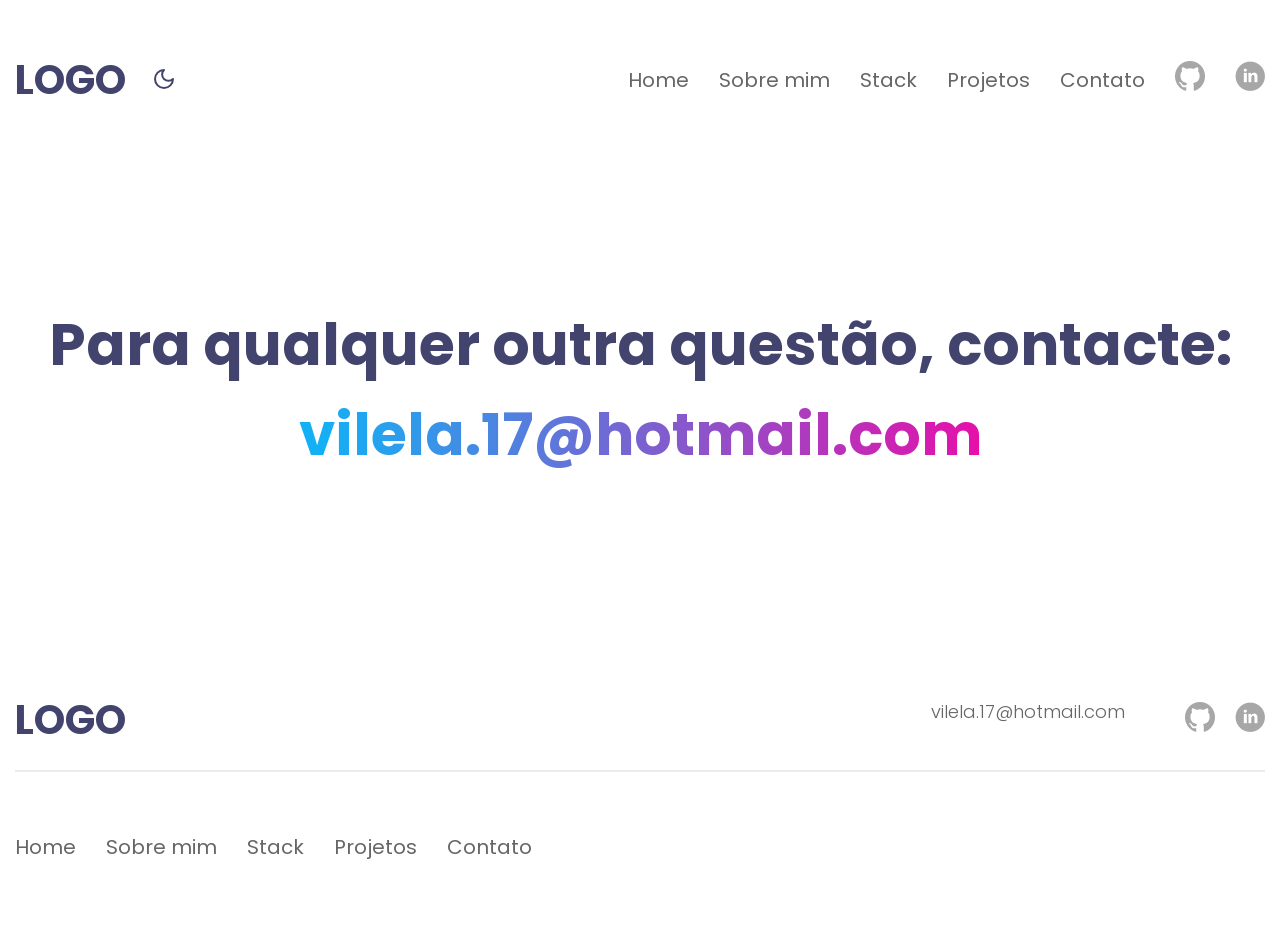
<file: Portofólio/src/contact.html>
<!DOCTYPE html>
<html lang="pt" data-theme="light">
  <head>
    <title>Portofólio</title>
    <meta charset="UTF-8" />
    <link rel="preconnect" href="https://fonts.googleapis.com" />
    <link rel="preconnect" href="https://fonts.gstatic.com" crossorigin />
    <link
      href="https://fonts.googleapis.com/css2?family=Poppins:ital,wght@0,100;0,200;0,300;0,400;0,500;0,600;0,700;0,800;0,900;1,100;1,200;1,300;1,400;1,500;1,600;1,700;1,800;1,900&display=swap"
      rel="stylesheet"
    />
    <link rel="stylesheet" href="css/main.css" />
    <meta name="viewport" content="width=device-width, initial-scale=1.0">
  </head>
  <body>
    <div class="container">
      <header class="primaryHeader">

        <div class="columnLeft">
          <a href="index.html">LOGO</a>
          <button id="toggleDarkMode" onclick="toggleDarkMode()">
            <svg
              xmlns="http://www.w3.org/2000/svg"
              width="24"
              height="24"
              viewBox="0 0 24 24"
              fill="none"
              stroke="currentColor"
              stroke-width="2"
              stroke-linecap="round"
              stroke-linejoin="round"
              class="lucide lucide-moon"
            >
              <path d="M12 3a6 6 0 0 0 9 9 9 9 0 1 1-9-9Z" />
            </svg>
          </button>
        </div>

        <div class="columnRight">

          <nav>
            <ul>
              <li>
                <a href="index.html">Home</a>
              </li>
              <li>
                <a href="about.html">Sobre mim</a>
              </li>
              <li>
                <a href="stack.html">Stack</a>
              </li>
              <li>
                <a href="projects.html">Projetos</a>
              </li>
              <li>
                <a href="contact.html">Contato</a>
              </li>
              <li>
                <a href="https://github.com/vilela90" target="_blank">
                  <img
                    src="../assets/images/icon-github.png"
                    alt="icon github"
                    width="30"
                    height="30"
                  />
                </a>
              </li>
              <li>
                <a
                  href="https://www.linkedin.com/in/andr%C3%A9-santo-fullstack-developer/"
                  target="_blank"
                >
                  <img
                    src="../assets/images/icon-linkedin.png"
                    alt="icon linkedin"
                    width="30"
                    height="30"
                  />
                </a>
              </li>
            </ul>
          </nav>

          <div class="menumobilewrapper">
            <button onclick="openMenuMobile()" class="btnOpenMenu"><svg xmlns="http://www.w3.org/2000/svg" height="24px" viewBox="0 -960 960 960" width="24px" ><path d="M120-240v-80h720v80H120Zm0-200v-80h720v80H120Zm0-200v-80h720v80H120Z"/></svg></button>
            <div class="drawermenu">

              <div>
                <button onclick="closeMenuMobile()" class="closebutton"><svg xmlns="http://www.w3.org/2000/svg" height="24px" viewBox="0 -960 960 960" width="24px"><path d="m256-200-56-56 224-224-224-224 56-56 224 224 224-224 56 56-224 224 224 224-56 56-224-224-224 224Z"/></svg></button>
                <nav>
                  <ul>
                    <li>
                      <a href="index.html">Home</a>
                    </li>
                    <li>
                      <a href="about.html">Sobre mim</a>
                    </li>
                    <li>
                      <a href="stack.html">Stack</a>
                    </li>
                    <li>
                      <a href="projects.html">Projetos</a>
                    </li>
                    <li>
                      <a href="contact.html">Contato</a>
                    </li>
                  </ul>
                </nav>
              </div>
              


              <div class="footerWrapper">
                    <div class="mainFooter">
                      <div class="mainFooterColumn left">
                        <h2>LOGO</h2>
                      </div>

                      <div class="mainFooterColumn right">
                        <div>
                          <a href="mailto:vilela.17@hotmail.com">vilela.17@hotmail.com</p>
                        </div>
                        <div>
                          <ul>
                            <li>
                              <a href="https://github.com/vilela90" target="_blank">
                                <img
                                  src="../assets/images/icon-github.png"
                                  alt="icon github"
                                  width="30"
                                  height="30"
                                />
                              </a>
                            </li>
                            <li>
                              <a
                                href="https://www.linkedin.com/in/andr%C3%A9-santo-fullstack-developer/"
                                target="_blank"
                              >
                                <img
                                  src="../assets/images/icon-linkedin.png"
                                  alt="icon linkedin"
                                  width="30"
                                  height="30"
                                />
                              </a>
                            </li>
                          </ul>
                        </div>
                      </div>
                    </div>
            </div>
          </div>

          </div>
      </header>

      <main>
        <section class="sectionContact">
          <div>
            <h1>Para qualquer outra questão, contacte:</h1>
            <a href="mailto:vilela.17@hotmail.com">vilela.17@hotmail.com</a>
            
          </div>
         
        </section>
      </main>

      <footer class="footerWrapper">
          <div class="mainFooter">
            <div class="mainFooterColumn left">
              <h2>LOGO</h2>
            </div>

            <div class="mainFooterColumn right">
              <div>
                <a href="mailto:vilela.17@hotmail.com">vilela.17@hotmail.com</p>
              </div>
              <div>
                <ul>
                  <li>
                    <a href="https://github.com/vilela90" target="_blank">
                      <img
                        src="../assets/images/icon-github.png"
                        alt="icon github"
                        width="30"
                        height="30"
                      />
                    </a>
                  </li>
                  <li>
                    <a
                      href="https://www.linkedin.com/in/andr%C3%A9-santo-fullstack-developer/"
                      target="_blank"
                    >
                      <img
                        src="../assets/images/icon-linkedin.png"
                        alt="icon linkedin"
                        width="30"
                        height="30"
                      />
                    </a>
                  </li>
                </ul>
              </div>
            </div>
          </div>

          <div class="miniFooter">
            <nav>
              <ul>
                <li>
                  <a href="index.html">Home</a>
                </li>
                <li>
                  <a href="about.html">Sobre mim</a>
                </li>
                <li>
                  <a href="stack.html">Stack</a>
                </li>
                <li>
                  <a href="projects.html">Projetos</a>
                </li>
                <li>
                  <a href="contact.html">Contato</a>
                </li>
                <li>
                <li>
              </ul>
            </nav>
          </div>
      </footer>
    </div>
    <script src="js/main.js"></script>
  </body>
</html>
</file>
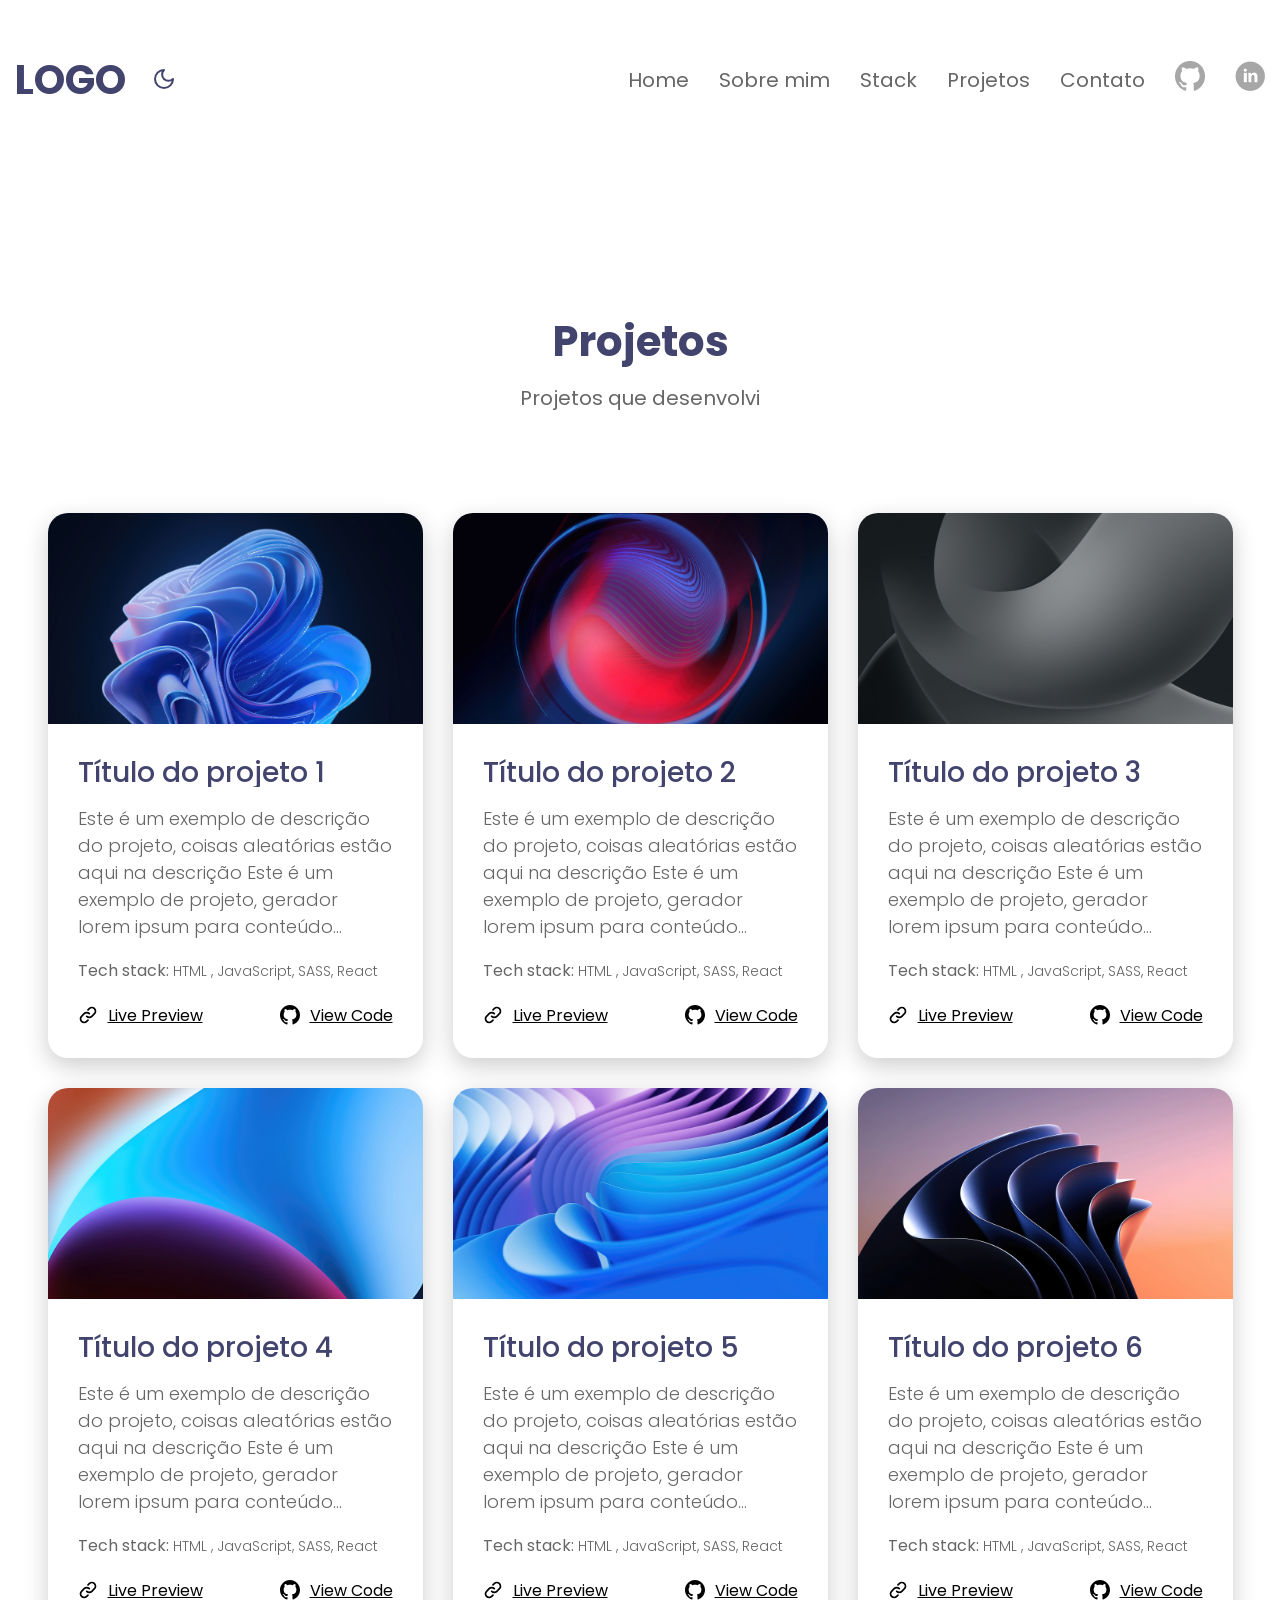
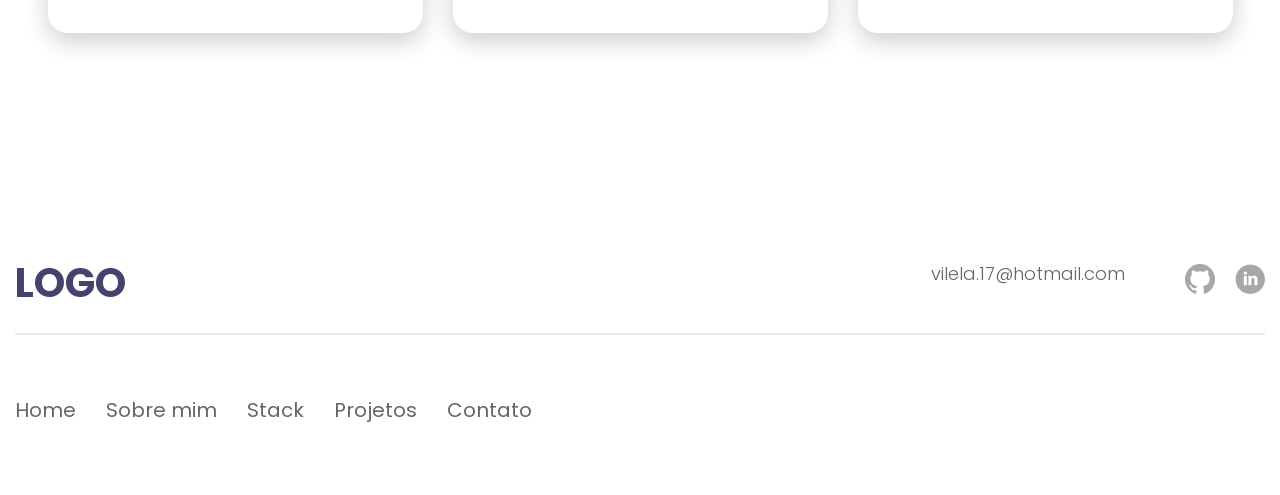
<file: Portofólio/src/projects.html>
<!DOCTYPE html>
<html lang="pt" data-theme="light">
  <head>
    <title>Portofólio</title>
    <meta charset="UTF-8" />
    <link rel="preconnect" href="https://fonts.googleapis.com" />
    <link rel="preconnect" href="https://fonts.gstatic.com" crossorigin />
    <link
      href="https://fonts.googleapis.com/css2?family=Poppins:ital,wght@0,100;0,200;0,300;0,400;0,500;0,600;0,700;0,800;0,900;1,100;1,200;1,300;1,400;1,500;1,600;1,700;1,800;1,900&display=swap"
      rel="stylesheet"
    />
    <link rel="stylesheet" href="css/main.css" />
    <meta name="viewport" content="width=device-width, initial-scale=1.0">
  </head>
  <body class="projects-page">
    <div class="container">
      <header class="primaryHeader">

        <div class="columnLeft">
          <a href="index.html">LOGO</a>
          <button id="toggleDarkMode" onclick="toggleDarkMode()">
            <svg
              xmlns="http://www.w3.org/2000/svg"
              width="24"
              height="24"
              viewBox="0 0 24 24"
              fill="none"
              stroke="currentColor"
              stroke-width="2"
              stroke-linecap="round"
              stroke-linejoin="round"
              class="lucide lucide-moon"
            >
              <path d="M12 3a6 6 0 0 0 9 9 9 9 0 1 1-9-9Z" />
            </svg>
          </button>
        </div>

        <div class="columnRight">

          <nav>
            <ul>
              <li>
                <a href="index.html">Home</a>
              </li>
              <li>
                <a href="about.html">Sobre mim</a>
              </li>
              <li>
                <a href="stack.html">Stack</a>
              </li>
              <li>
                <a href="projects.html">Projetos</a>
              </li>
              <li>
                <a href="contact.html">Contato</a>
              </li>
              <li>
                <a href="https://github.com/vilela90" target="_blank">
                  <img
                    src="../assets/images/icon-github.png"
                    alt="icon github"
                    width="30"
                    height="30"
                  />
                </a>
              </li>
              <li>
                <a
                  href="https://www.linkedin.com/in/andr%C3%A9-santo-fullstack-developer/"
                  target="_blank"
                >
                  <img
                    src="../assets/images/icon-linkedin.png"
                    alt="icon linkedin"
                    width="30"
                    height="30"
                  />
                </a>
              </li>
            </ul>
          </nav>

          <div class="menumobilewrapper">
            <button onclick="openMenuMobile()" class="btnOpenMenu"><svg xmlns="http://www.w3.org/2000/svg" height="24px" viewBox="0 -960 960 960" width="24px" ><path d="M120-240v-80h720v80H120Zm0-200v-80h720v80H120Zm0-200v-80h720v80H120Z"/></svg></button>
            <div class="drawermenu">

              <div>
                <button onclick="closeMenuMobile()" class="closebutton"><svg xmlns="http://www.w3.org/2000/svg" height="24px" viewBox="0 -960 960 960" width="24px"><path d="m256-200-56-56 224-224-224-224 56-56 224 224 224-224 56 56-224 224 224 224-56 56-224-224-224 224Z"/></svg></button>
                <nav>
                  <ul>
                    <li>
                      <a href="index.html">Home</a>
                    </li>
                    <li>
                      <a href="about.html">Sobre mim</a>
                    </li>
                    <li>
                      <a href="stack.html">Stack</a>
                    </li>
                    <li>
                      <a href="projects.html">Projetos</a>
                    </li>
                    <li>
                      <a href="contact.html">Contato</a>
                    </li>
                  </ul>
                </nav>
              </div>
              


              <div class="footerWrapper">
                    <div class="mainFooter">
                      <div class="mainFooterColumn left">
                        <h2>LOGO</h2>
                      </div>

                      <div class="mainFooterColumn right">
                        <div>
                          <a href="mailto:vilela.17@hotmail.com">vilela.17@hotmail.com</p>
                        </div>
                        <div>
                          <ul>
                            <li>
                              <a href="https://github.com/vilela90" target="_blank">
                                <img
                                  src="../assets/images/icon-github.png"
                                  alt="icon github"
                                  width="30"
                                  height="30"
                                />
                              </a>
                            </li>
                            <li>
                              <a
                                href="https://www.linkedin.com/in/andr%C3%A9-santo-fullstack-developer/"
                                target="_blank"
                              >
                                <img
                                  src="../assets/images/icon-linkedin.png"
                                  alt="icon linkedin"
                                  width="30"
                                  height="30"
                                />
                              </a>
                            </li>
                          </ul>
                        </div>
                      </div>
                    </div>
            </div>
          </div>

          </div>
      </header>

      <main>
        <!--CONTEUDO-->
        <section class="sectionProjects">
          <header>
            <h2>Projetos</h2>
            <h3>Projetos que desenvolvi</h3>
          </header>
          <div class="projectsContainer">
            <article class="projectBox">
              <header>
                <img
                  width="375"
                  src="../assets/images/projecto1.jpg"
                  alt="img1"
                />
              </header>
              <div class="projectContent">
                <h4>Título do projeto 1</h4>
                <p>
                  Este é um exemplo de descrição do projeto, coisas aleatórias
                  estão aqui na descrição Este é um exemplo de projeto, gerador
                  lorem ipsum para conteúdo fictício
                </p>
                <small>
                  <strong>Tech stack:</strong> HTML , JavaScript, SASS, React
                </small>
                <div class="projectActions">
                  <div class="linkWithIcon">
                    <svg
                      width="20"
                      height="20"
                      viewBox="0 0 20 20"
                      fill="none"
                      xmlns="http://www.w3.org/2000/svg"
                    >
                      <path
                        d="M11.2867 8.7133C10.6041 8.031 9.67846 7.64771 8.71334 7.64771C7.74821 7.64771 6.82259 8.031 6.14 8.7133L3.56584 11.2866C2.88324 11.9692 2.49976 12.895 2.49976 13.8604C2.49976 14.8257 2.88324 15.7515 3.56584 16.4341C4.24844 17.1167 5.17424 17.5002 6.13959 17.5002C7.10493 17.5002 8.03074 17.1167 8.71334 16.4341L10 15.1475"
                        stroke="black"
                        stroke-width="1.66667"
                        stroke-linecap="round"
                        stroke-linejoin="round"
                      />
                      <path
                        d="M8.71332 11.2867C9.39591 11.969 10.3215 12.3523 11.2867 12.3523C12.2518 12.3523 13.1774 11.969 13.86 11.2867L16.4342 8.71334C17.1168 8.03074 17.5002 7.10493 17.5002 6.13959C17.5002 5.17424 17.1168 4.24844 16.4342 3.56584C15.7516 2.88324 14.8257 2.49976 13.8604 2.49976C12.8951 2.49976 11.9693 2.88324 11.2867 3.56584L9.99998 4.8525"
                        stroke="black"
                        stroke-width="1.66667"
                        stroke-linecap="round"
                        stroke-linejoin="round"
                      />
                    </svg>
                    <a href="#">Live Preview</a>
                  </div>
                  <div class="linkWithIcon">
                    <svg
                      width="20"
                      height="20"
                      viewBox="0 0 20 20"
                      fill="none"
                      xmlns="http://www.w3.org/2000/svg"
                    >
                      <g clip-path="url(#clip0_10_167)">
                        <path
                          fill-rule="evenodd"
                          clip-rule="evenodd"
                          d="M10 0C4.475 0 0 4.475 0 10C0 14.425 2.8625 18.1625 6.8375 19.4875C7.3375 19.575 7.525 19.275 7.525 19.0125C7.525 18.775 7.5125 17.9875 7.5125 17.15C5 17.6125 4.35 16.5375 4.15 15.975C4.0375 15.6875 3.55 14.8 3.125 14.5625C2.775 14.375 2.275 13.9125 3.1125 13.9C3.9 13.8875 4.4625 14.625 4.65 14.925C5.55 16.4375 6.9875 16.0125 7.5625 15.75C7.65 15.1 7.9125 14.6625 8.2 14.4125C5.975 14.1625 3.65 13.3 3.65 9.475C3.65 8.3875 4.0375 7.4875 4.675 6.7875C4.575 6.5375 4.225 5.5125 4.775 4.1375C4.775 4.1375 5.6125 3.875 7.525 5.1625C8.325 4.9375 9.175 4.825 10.025 4.825C10.875 4.825 11.725 4.9375 12.525 5.1625C14.4375 3.8625 15.275 4.1375 15.275 4.1375C15.825 5.5125 15.475 6.5375 15.375 6.7875C16.0125 7.4875 16.4 8.375 16.4 9.475C16.4 13.3125 14.0625 14.1625 11.8375 14.4125C12.2 14.725 12.5125 15.325 12.5125 16.2625C12.5125 17.6 12.5 18.675 12.5 19.0125C12.5 19.275 12.6875 19.5875 13.1875 19.4875C15.1726 18.8173 16.8976 17.5414 18.1197 15.8395C19.3418 14.1375 19.9994 12.0952 20 10C20 4.475 15.525 0 10 0Z"
                          fill="black"
                        />
                      </g>
                      <defs>
                        <clipPath id="clip0_10_167">
                          <rect width="20" height="20" fill="white" />
                        </clipPath>
                      </defs>
                    </svg>
                    <a href="#">View Code</a>
                  </div>
                </div>
              </div>
            </article>
            <article class="projectBox">
              <header>
                <img
                  width="375"
                  src="../assets/images/projecto2.jpg"
                  alt="img1"
                />
              </header>
              <div class="projectContent">
                <h4>Título do projeto 2</h4>
                <p>
                  Este é um exemplo de descrição do projeto, coisas aleatórias
                  estão aqui na descrição Este é um exemplo de projeto, gerador
                  lorem ipsum para conteúdo fictício
                </p>
                <small>
                  <strong>Tech stack:</strong> HTML , JavaScript, SASS, React
                </small>
                <div class="projectActions">
                  <div class="linkWithIcon">
                    <svg
                      width="20"
                      height="20"
                      viewBox="0 0 20 20"
                      fill="none"
                      xmlns="http://www.w3.org/2000/svg"
                    >
                      <path
                        d="M11.2867 8.7133C10.6041 8.031 9.67846 7.64771 8.71334 7.64771C7.74821 7.64771 6.82259 8.031 6.14 8.7133L3.56584 11.2866C2.88324 11.9692 2.49976 12.895 2.49976 13.8604C2.49976 14.8257 2.88324 15.7515 3.56584 16.4341C4.24844 17.1167 5.17424 17.5002 6.13959 17.5002C7.10493 17.5002 8.03074 17.1167 8.71334 16.4341L10 15.1475"
                        stroke="black"
                        stroke-width="1.66667"
                        stroke-linecap="round"
                        stroke-linejoin="round"
                      />
                      <path
                        d="M8.71332 11.2867C9.39591 11.969 10.3215 12.3523 11.2867 12.3523C12.2518 12.3523 13.1774 11.969 13.86 11.2867L16.4342 8.71334C17.1168 8.03074 17.5002 7.10493 17.5002 6.13959C17.5002 5.17424 17.1168 4.24844 16.4342 3.56584C15.7516 2.88324 14.8257 2.49976 13.8604 2.49976C12.8951 2.49976 11.9693 2.88324 11.2867 3.56584L9.99998 4.8525"
                        stroke="black"
                        stroke-width="1.66667"
                        stroke-linecap="round"
                        stroke-linejoin="round"
                      />
                    </svg>
                    <a href="#">Live Preview</a>
                  </div>
                  <div class="linkWithIcon">
                    <svg
                      width="20"
                      height="20"
                      viewBox="0 0 20 20"
                      fill="none"
                      xmlns="http://www.w3.org/2000/svg"
                    >
                      <g clip-path="url(#clip0_10_167)">
                        <path
                          fill-rule="evenodd"
                          clip-rule="evenodd"
                          d="M10 0C4.475 0 0 4.475 0 10C0 14.425 2.8625 18.1625 6.8375 19.4875C7.3375 19.575 7.525 19.275 7.525 19.0125C7.525 18.775 7.5125 17.9875 7.5125 17.15C5 17.6125 4.35 16.5375 4.15 15.975C4.0375 15.6875 3.55 14.8 3.125 14.5625C2.775 14.375 2.275 13.9125 3.1125 13.9C3.9 13.8875 4.4625 14.625 4.65 14.925C5.55 16.4375 6.9875 16.0125 7.5625 15.75C7.65 15.1 7.9125 14.6625 8.2 14.4125C5.975 14.1625 3.65 13.3 3.65 9.475C3.65 8.3875 4.0375 7.4875 4.675 6.7875C4.575 6.5375 4.225 5.5125 4.775 4.1375C4.775 4.1375 5.6125 3.875 7.525 5.1625C8.325 4.9375 9.175 4.825 10.025 4.825C10.875 4.825 11.725 4.9375 12.525 5.1625C14.4375 3.8625 15.275 4.1375 15.275 4.1375C15.825 5.5125 15.475 6.5375 15.375 6.7875C16.0125 7.4875 16.4 8.375 16.4 9.475C16.4 13.3125 14.0625 14.1625 11.8375 14.4125C12.2 14.725 12.5125 15.325 12.5125 16.2625C12.5125 17.6 12.5 18.675 12.5 19.0125C12.5 19.275 12.6875 19.5875 13.1875 19.4875C15.1726 18.8173 16.8976 17.5414 18.1197 15.8395C19.3418 14.1375 19.9994 12.0952 20 10C20 4.475 15.525 0 10 0Z"
                          fill="black"
                        />
                      </g>
                      <defs>
                        <clipPath id="clip0_10_167">
                          <rect width="20" height="20" fill="white" />
                        </clipPath>
                      </defs>
                    </svg>
                    <a href="#">View Code</a>
                  </div>
                </div>
              </div>
            </article>
            <article class="projectBox">
              <header>
                <img
                  width="375"
                  src="../assets/images/projecto3.jpg"
                  alt="img1"
                />
              </header>
              <div class="projectContent">
                <h4>Título do projeto 3</h4>
                <p>
                  Este é um exemplo de descrição do projeto, coisas aleatórias
                  estão aqui na descrição Este é um exemplo de projeto, gerador
                  lorem ipsum para conteúdo fictício
                </p>
                <small>
                  <strong>Tech stack:</strong> HTML , JavaScript, SASS, React
                </small>
                <div class="projectActions">
                  <div class="linkWithIcon">
                    <svg
                      width="20"
                      height="20"
                      viewBox="0 0 20 20"
                      fill="none"
                      xmlns="http://www.w3.org/2000/svg"
                    >
                      <path
                        d="M11.2867 8.7133C10.6041 8.031 9.67846 7.64771 8.71334 7.64771C7.74821 7.64771 6.82259 8.031 6.14 8.7133L3.56584 11.2866C2.88324 11.9692 2.49976 12.895 2.49976 13.8604C2.49976 14.8257 2.88324 15.7515 3.56584 16.4341C4.24844 17.1167 5.17424 17.5002 6.13959 17.5002C7.10493 17.5002 8.03074 17.1167 8.71334 16.4341L10 15.1475"
                        stroke="black"
                        stroke-width="1.66667"
                        stroke-linecap="round"
                        stroke-linejoin="round"
                      />
                      <path
                        d="M8.71332 11.2867C9.39591 11.969 10.3215 12.3523 11.2867 12.3523C12.2518 12.3523 13.1774 11.969 13.86 11.2867L16.4342 8.71334C17.1168 8.03074 17.5002 7.10493 17.5002 6.13959C17.5002 5.17424 17.1168 4.24844 16.4342 3.56584C15.7516 2.88324 14.8257 2.49976 13.8604 2.49976C12.8951 2.49976 11.9693 2.88324 11.2867 3.56584L9.99998 4.8525"
                        stroke="black"
                        stroke-width="1.66667"
                        stroke-linecap="round"
                        stroke-linejoin="round"
                      />
                    </svg>
                    <a href="#">Live Preview</a>
                  </div>
                  <div class="linkWithIcon">
                    <svg
                      width="20"
                      height="20"
                      viewBox="0 0 20 20"
                      fill="none"
                      xmlns="http://www.w3.org/2000/svg"
                    >
                      <g clip-path="url(#clip0_10_167)">
                        <path
                          fill-rule="evenodd"
                          clip-rule="evenodd"
                          d="M10 0C4.475 0 0 4.475 0 10C0 14.425 2.8625 18.1625 6.8375 19.4875C7.3375 19.575 7.525 19.275 7.525 19.0125C7.525 18.775 7.5125 17.9875 7.5125 17.15C5 17.6125 4.35 16.5375 4.15 15.975C4.0375 15.6875 3.55 14.8 3.125 14.5625C2.775 14.375 2.275 13.9125 3.1125 13.9C3.9 13.8875 4.4625 14.625 4.65 14.925C5.55 16.4375 6.9875 16.0125 7.5625 15.75C7.65 15.1 7.9125 14.6625 8.2 14.4125C5.975 14.1625 3.65 13.3 3.65 9.475C3.65 8.3875 4.0375 7.4875 4.675 6.7875C4.575 6.5375 4.225 5.5125 4.775 4.1375C4.775 4.1375 5.6125 3.875 7.525 5.1625C8.325 4.9375 9.175 4.825 10.025 4.825C10.875 4.825 11.725 4.9375 12.525 5.1625C14.4375 3.8625 15.275 4.1375 15.275 4.1375C15.825 5.5125 15.475 6.5375 15.375 6.7875C16.0125 7.4875 16.4 8.375 16.4 9.475C16.4 13.3125 14.0625 14.1625 11.8375 14.4125C12.2 14.725 12.5125 15.325 12.5125 16.2625C12.5125 17.6 12.5 18.675 12.5 19.0125C12.5 19.275 12.6875 19.5875 13.1875 19.4875C15.1726 18.8173 16.8976 17.5414 18.1197 15.8395C19.3418 14.1375 19.9994 12.0952 20 10C20 4.475 15.525 0 10 0Z"
                          fill="black"
                        />
                      </g>
                      <defs>
                        <clipPath id="clip0_10_167">
                          <rect width="20" height="20" fill="white" />
                        </clipPath>
                      </defs>
                    </svg>
                    <a href="#">View Code</a>
                  </div>
                </div>
              </div>
            </article>
            <article class="projectBox">
              <header>
                <img
                  width="375"
                  src="../assets/images/projecto4.jpg"
                  alt="img1"
                />
              </header>
              <div class="projectContent">
                <h4>Título do projeto 4</h4>
                <p>
                  Este é um exemplo de descrição do projeto, coisas aleatórias
                  estão aqui na descrição Este é um exemplo de projeto, gerador
                  lorem ipsum para conteúdo fictício
                </p>
                <small>
                  <strong>Tech stack:</strong> HTML , JavaScript, SASS, React
                </small>
                <div class="projectActions">
                  <div class="linkWithIcon">
                    <svg
                      width="20"
                      height="20"
                      viewBox="0 0 20 20"
                      fill="none"
                      xmlns="http://www.w3.org/2000/svg"
                    >
                      <path
                        d="M11.2867 8.7133C10.6041 8.031 9.67846 7.64771 8.71334 7.64771C7.74821 7.64771 6.82259 8.031 6.14 8.7133L3.56584 11.2866C2.88324 11.9692 2.49976 12.895 2.49976 13.8604C2.49976 14.8257 2.88324 15.7515 3.56584 16.4341C4.24844 17.1167 5.17424 17.5002 6.13959 17.5002C7.10493 17.5002 8.03074 17.1167 8.71334 16.4341L10 15.1475"
                        stroke="black"
                        stroke-width="1.66667"
                        stroke-linecap="round"
                        stroke-linejoin="round"
                      />
                      <path
                        d="M8.71332 11.2867C9.39591 11.969 10.3215 12.3523 11.2867 12.3523C12.2518 12.3523 13.1774 11.969 13.86 11.2867L16.4342 8.71334C17.1168 8.03074 17.5002 7.10493 17.5002 6.13959C17.5002 5.17424 17.1168 4.24844 16.4342 3.56584C15.7516 2.88324 14.8257 2.49976 13.8604 2.49976C12.8951 2.49976 11.9693 2.88324 11.2867 3.56584L9.99998 4.8525"
                        stroke="black"
                        stroke-width="1.66667"
                        stroke-linecap="round"
                        stroke-linejoin="round"
                      />
                    </svg>
                    <a href="#">Live Preview</a>
                  </div>
                  <div class="linkWithIcon">
                    <svg
                      width="20"
                      height="20"
                      viewBox="0 0 20 20"
                      fill="none"
                      xmlns="http://www.w3.org/2000/svg"
                    >
                      <g clip-path="url(#clip0_10_167)">
                        <path
                          fill-rule="evenodd"
                          clip-rule="evenodd"
                          d="M10 0C4.475 0 0 4.475 0 10C0 14.425 2.8625 18.1625 6.8375 19.4875C7.3375 19.575 7.525 19.275 7.525 19.0125C7.525 18.775 7.5125 17.9875 7.5125 17.15C5 17.6125 4.35 16.5375 4.15 15.975C4.0375 15.6875 3.55 14.8 3.125 14.5625C2.775 14.375 2.275 13.9125 3.1125 13.9C3.9 13.8875 4.4625 14.625 4.65 14.925C5.55 16.4375 6.9875 16.0125 7.5625 15.75C7.65 15.1 7.9125 14.6625 8.2 14.4125C5.975 14.1625 3.65 13.3 3.65 9.475C3.65 8.3875 4.0375 7.4875 4.675 6.7875C4.575 6.5375 4.225 5.5125 4.775 4.1375C4.775 4.1375 5.6125 3.875 7.525 5.1625C8.325 4.9375 9.175 4.825 10.025 4.825C10.875 4.825 11.725 4.9375 12.525 5.1625C14.4375 3.8625 15.275 4.1375 15.275 4.1375C15.825 5.5125 15.475 6.5375 15.375 6.7875C16.0125 7.4875 16.4 8.375 16.4 9.475C16.4 13.3125 14.0625 14.1625 11.8375 14.4125C12.2 14.725 12.5125 15.325 12.5125 16.2625C12.5125 17.6 12.5 18.675 12.5 19.0125C12.5 19.275 12.6875 19.5875 13.1875 19.4875C15.1726 18.8173 16.8976 17.5414 18.1197 15.8395C19.3418 14.1375 19.9994 12.0952 20 10C20 4.475 15.525 0 10 0Z"
                          fill="black"
                        />
                      </g>
                      <defs>
                        <clipPath id="clip0_10_167">
                          <rect width="20" height="20" fill="white" />
                        </clipPath>
                      </defs>
                    </svg>
                    <a href="#">View Code</a>
                  </div>
                </div>
              </div>
            </article>
            <article class="projectBox">
              <header>
                <img
                  width="375"
                  src="../assets/images/projecto5.jpg"
                  alt="img1"
                />
              </header>
              <div class="projectContent">
                <h4>Título do projeto 5</h4>
                <p>
                  Este é um exemplo de descrição do projeto, coisas aleatórias
                  estão aqui na descrição Este é um exemplo de projeto, gerador
                  lorem ipsum para conteúdo fictício
                </p>
                <small>
                  <strong>Tech stack:</strong> HTML , JavaScript, SASS, React
                </small>
                <div class="projectActions">
                  <div class="linkWithIcon">
                    <svg
                      width="20"
                      height="20"
                      viewBox="0 0 20 20"
                      fill="none"
                      xmlns="http://www.w3.org/2000/svg"
                    >
                      <path
                        d="M11.2867 8.7133C10.6041 8.031 9.67846 7.64771 8.71334 7.64771C7.74821 7.64771 6.82259 8.031 6.14 8.7133L3.56584 11.2866C2.88324 11.9692 2.49976 12.895 2.49976 13.8604C2.49976 14.8257 2.88324 15.7515 3.56584 16.4341C4.24844 17.1167 5.17424 17.5002 6.13959 17.5002C7.10493 17.5002 8.03074 17.1167 8.71334 16.4341L10 15.1475"
                        stroke="black"
                        stroke-width="1.66667"
                        stroke-linecap="round"
                        stroke-linejoin="round"
                      />
                      <path
                        d="M8.71332 11.2867C9.39591 11.969 10.3215 12.3523 11.2867 12.3523C12.2518 12.3523 13.1774 11.969 13.86 11.2867L16.4342 8.71334C17.1168 8.03074 17.5002 7.10493 17.5002 6.13959C17.5002 5.17424 17.1168 4.24844 16.4342 3.56584C15.7516 2.88324 14.8257 2.49976 13.8604 2.49976C12.8951 2.49976 11.9693 2.88324 11.2867 3.56584L9.99998 4.8525"
                        stroke="black"
                        stroke-width="1.66667"
                        stroke-linecap="round"
                        stroke-linejoin="round"
                      />
                    </svg>
                    <a href="#">Live Preview</a>
                  </div>
                  <div class="linkWithIcon">
                    <svg
                      width="20"
                      height="20"
                      viewBox="0 0 20 20"
                      fill="none"
                      xmlns="http://www.w3.org/2000/svg"
                    >
                      <g clip-path="url(#clip0_10_167)">
                        <path
                          fill-rule="evenodd"
                          clip-rule="evenodd"
                          d="M10 0C4.475 0 0 4.475 0 10C0 14.425 2.8625 18.1625 6.8375 19.4875C7.3375 19.575 7.525 19.275 7.525 19.0125C7.525 18.775 7.5125 17.9875 7.5125 17.15C5 17.6125 4.35 16.5375 4.15 15.975C4.0375 15.6875 3.55 14.8 3.125 14.5625C2.775 14.375 2.275 13.9125 3.1125 13.9C3.9 13.8875 4.4625 14.625 4.65 14.925C5.55 16.4375 6.9875 16.0125 7.5625 15.75C7.65 15.1 7.9125 14.6625 8.2 14.4125C5.975 14.1625 3.65 13.3 3.65 9.475C3.65 8.3875 4.0375 7.4875 4.675 6.7875C4.575 6.5375 4.225 5.5125 4.775 4.1375C4.775 4.1375 5.6125 3.875 7.525 5.1625C8.325 4.9375 9.175 4.825 10.025 4.825C10.875 4.825 11.725 4.9375 12.525 5.1625C14.4375 3.8625 15.275 4.1375 15.275 4.1375C15.825 5.5125 15.475 6.5375 15.375 6.7875C16.0125 7.4875 16.4 8.375 16.4 9.475C16.4 13.3125 14.0625 14.1625 11.8375 14.4125C12.2 14.725 12.5125 15.325 12.5125 16.2625C12.5125 17.6 12.5 18.675 12.5 19.0125C12.5 19.275 12.6875 19.5875 13.1875 19.4875C15.1726 18.8173 16.8976 17.5414 18.1197 15.8395C19.3418 14.1375 19.9994 12.0952 20 10C20 4.475 15.525 0 10 0Z"
                          fill="black"
                        />
                      </g>
                      <defs>
                        <clipPath id="clip0_10_167">
                          <rect width="20" height="20" fill="white" />
                        </clipPath>
                      </defs>
                    </svg>
                    <a href="#">View Code</a>
                  </div>
                </div>
              </div>
            </article>
            <article class="projectBox">
              <header>
                <img
                  width="375"
                  src="../assets/images/projecto6.jpg"
                  alt="img1"
                />
              </header>
              <div class="projectContent">
                <h4>Título do projeto 6</h4>
                <p>
                  Este é um exemplo de descrição do projeto, coisas aleatórias
                  estão aqui na descrição Este é um exemplo de projeto, gerador
                  lorem ipsum para conteúdo fictício
                </p>
                <small>
                  <strong>Tech stack:</strong> HTML , JavaScript, SASS, React
                </small>
                <div class="projectActions">
                  <div class="linkWithIcon">
                    <svg
                      width="20"
                      height="20"
                      viewBox="0 0 20 20"
                      fill="none"
                      xmlns="http://www.w3.org/2000/svg"
                    >
                      <path
                        d="M11.2867 8.7133C10.6041 8.031 9.67846 7.64771 8.71334 7.64771C7.74821 7.64771 6.82259 8.031 6.14 8.7133L3.56584 11.2866C2.88324 11.9692 2.49976 12.895 2.49976 13.8604C2.49976 14.8257 2.88324 15.7515 3.56584 16.4341C4.24844 17.1167 5.17424 17.5002 6.13959 17.5002C7.10493 17.5002 8.03074 17.1167 8.71334 16.4341L10 15.1475"
                        stroke="black"
                        stroke-width="1.66667"
                        stroke-linecap="round"
                        stroke-linejoin="round"
                      />
                      <path
                        d="M8.71332 11.2867C9.39591 11.969 10.3215 12.3523 11.2867 12.3523C12.2518 12.3523 13.1774 11.969 13.86 11.2867L16.4342 8.71334C17.1168 8.03074 17.5002 7.10493 17.5002 6.13959C17.5002 5.17424 17.1168 4.24844 16.4342 3.56584C15.7516 2.88324 14.8257 2.49976 13.8604 2.49976C12.8951 2.49976 11.9693 2.88324 11.2867 3.56584L9.99998 4.8525"
                        stroke="black"
                        stroke-width="1.66667"
                        stroke-linecap="round"
                        stroke-linejoin="round"
                      />
                    </svg>
                    <a href="#">Live Preview</a>
                  </div>
                  <div class="linkWithIcon">
                    <svg
                      width="20"
                      height="20"
                      viewBox="0 0 20 20"
                      fill="none"
                      xmlns="http://www.w3.org/2000/svg"
                    >
                      <g clip-path="url(#clip0_10_167)">
                        <path
                          fill-rule="evenodd"
                          clip-rule="evenodd"
                          d="M10 0C4.475 0 0 4.475 0 10C0 14.425 2.8625 18.1625 6.8375 19.4875C7.3375 19.575 7.525 19.275 7.525 19.0125C7.525 18.775 7.5125 17.9875 7.5125 17.15C5 17.6125 4.35 16.5375 4.15 15.975C4.0375 15.6875 3.55 14.8 3.125 14.5625C2.775 14.375 2.275 13.9125 3.1125 13.9C3.9 13.8875 4.4625 14.625 4.65 14.925C5.55 16.4375 6.9875 16.0125 7.5625 15.75C7.65 15.1 7.9125 14.6625 8.2 14.4125C5.975 14.1625 3.65 13.3 3.65 9.475C3.65 8.3875 4.0375 7.4875 4.675 6.7875C4.575 6.5375 4.225 5.5125 4.775 4.1375C4.775 4.1375 5.6125 3.875 7.525 5.1625C8.325 4.9375 9.175 4.825 10.025 4.825C10.875 4.825 11.725 4.9375 12.525 5.1625C14.4375 3.8625 15.275 4.1375 15.275 4.1375C15.825 5.5125 15.475 6.5375 15.375 6.7875C16.0125 7.4875 16.4 8.375 16.4 9.475C16.4 13.3125 14.0625 14.1625 11.8375 14.4125C12.2 14.725 12.5125 15.325 12.5125 16.2625C12.5125 17.6 12.5 18.675 12.5 19.0125C12.5 19.275 12.6875 19.5875 13.1875 19.4875C15.1726 18.8173 16.8976 17.5414 18.1197 15.8395C19.3418 14.1375 19.9994 12.0952 20 10C20 4.475 15.525 0 10 0Z"
                          fill="black"
                        />
                      </g>
                      <defs>
                        <clipPath id="clip0_10_167">
                          <rect width="20" height="20" fill="white" />
                        </clipPath>
                      </defs>
                    </svg>
                    <a href="#">View Code</a>
                  </div>
                </div>
              </div>
            </article>
          </div>
        </section>
      </main>

      <footer class="footerWrapper">
          <div class="mainFooter">
            <div class="mainFooterColumn left">
              <h2>LOGO</h2>
            </div>

            <div class="mainFooterColumn right">
              <div>
                <a href="mailto:vilela.17@hotmail.com">vilela.17@hotmail.com</p>
              </div>
              <div>
                <ul>
                  <li>
                    <a href="https://github.com/vilela90" target="_blank">
                      <img
                        src="../assets/images/icon-github.png"
                        alt="icon github"
                        width="30"
                        height="30"
                      />
                    </a>
                  </li>
                  <li>
                    <a
                      href="https://www.linkedin.com/in/andr%C3%A9-santo-fullstack-developer/"
                      target="_blank"
                    >
                      <img
                        src="../assets/images/icon-linkedin.png"
                        alt="icon linkedin"
                        width="30"
                        height="30"
                      />
                    </a>
                  </li>
                </ul>
              </div>
            </div>
          </div>

          <div class="miniFooter">
            <nav>
              <ul>
                <li>
                  <a href="index.html">Home</a>
                </li>
                <li>
                  <a href="about.html">Sobre mim</a>
                </li>
                <li>
                  <a href="stack.html">Stack</a>
                </li>
                <li>
                  <a href="projects.html">Projetos</a>
                </li>
                <li>
                  <a href="contact.html">Contato</a>
                </li>
                <li>
                <li>
              </ul>
            </nav>
          </div>
      </footer>
    </div>
    <script src="js/main.js"></script>
  </body>
</html>
</file>
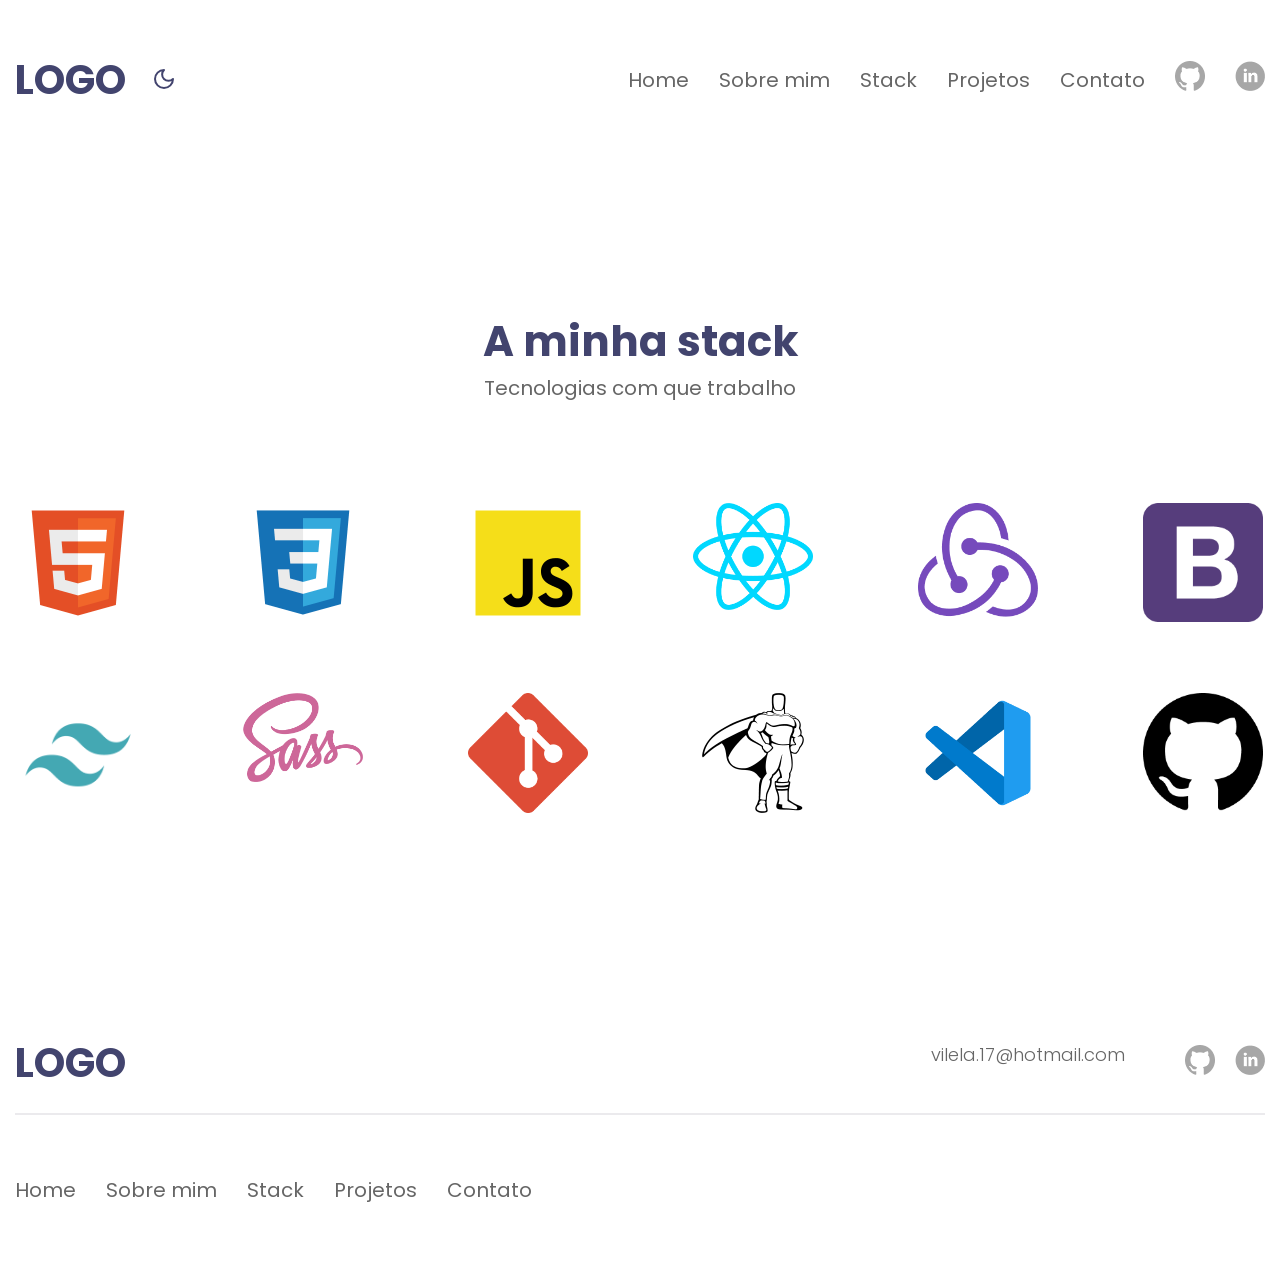
<file: Portofólio/src/stack.html>
<!DOCTYPE html>
<html lang="pt" data-theme="light">
  <head>
    <title>Portofólio</title>
    <meta charset="UTF-8" />
    <link rel="preconnect" href="https://fonts.googleapis.com" />
    <link rel="preconnect" href="https://fonts.gstatic.com" crossorigin />
    <link
      href="https://fonts.googleapis.com/css2?family=Poppins:ital,wght@0,100;0,200;0,300;0,400;0,500;0,600;0,700;0,800;0,900;1,100;1,200;1,300;1,400;1,500;1,600;1,700;1,800;1,900&display=swap"
      rel="stylesheet"
    />
    <link rel="stylesheet" href="css/main.css" />
    <meta name="viewport" content="width=device-width, initial-scale=1.0">
  </head>
  <body class="stack-page">
    <div class="container">
      <header class="primaryHeader">

        <div class="columnLeft">
          <a href="index.html">LOGO</a>
          <button id="toggleDarkMode" onclick="toggleDarkMode()">
            <svg
              xmlns="http://www.w3.org/2000/svg"
              width="24"
              height="24"
              viewBox="0 0 24 24"
              fill="none"
              stroke="currentColor"
              stroke-width="2"
              stroke-linecap="round"
              stroke-linejoin="round"
              class="lucide lucide-moon"
            >
              <path d="M12 3a6 6 0 0 0 9 9 9 9 0 1 1-9-9Z" />
            </svg>
          </button>
        </div>

        <div class="columnRight">

          <nav>
            <ul>
              <li>
                <a href="index.html">Home</a>
              </li>
              <li>
                <a href="about.html">Sobre mim</a>
              </li>
              <li>
                <a href="stack.html">Stack</a>
              </li>
              <li>
                <a href="projects.html">Projetos</a>
              </li>
              <li>
                <a href="contact.html">Contato</a>
              </li>
              <li>
                <a href="https://github.com/vilela90" target="_blank">
                  <img
                    src="../assets/images/icon-github.png"
                    alt="icon github"
                    width="30"
                    height="30"
                  />
                </a>
              </li>
              <li>
                <a
                  href="https://www.linkedin.com/in/andr%C3%A9-santo-fullstack-developer/"
                  target="_blank"
                >
                  <img
                    src="../assets/images/icon-linkedin.png"
                    alt="icon linkedin"
                    width="30"
                    height="30"
                  />
                </a>
              </li>
            </ul>
          </nav>

          <div class="menumobilewrapper">
            <button onclick="openMenuMobile()" class="btnOpenMenu"><svg xmlns="http://www.w3.org/2000/svg" height="24px" viewBox="0 -960 960 960" width="24px" ><path d="M120-240v-80h720v80H120Zm0-200v-80h720v80H120Zm0-200v-80h720v80H120Z"/></svg></button>
            <div class="drawermenu">

              <div>
                <button onclick="closeMenuMobile()" class="closebutton"><svg xmlns="http://www.w3.org/2000/svg" height="24px" viewBox="0 -960 960 960" width="24px"><path d="m256-200-56-56 224-224-224-224 56-56 224 224 224-224 56 56-224 224 224 224-56 56-224-224-224 224Z"/></svg></button>
                <nav>
                  <ul>
                    <li>
                      <a href="index.html">Home</a>
                    </li>
                    <li>
                      <a href="about.html">Sobre mim</a>
                    </li>
                    <li>
                      <a href="stack.html">Stack</a>
                    </li>
                    <li>
                      <a href="projects.html">Projetos</a>
                    </li>
                    <li>
                      <a href="contact.html">Contato</a>
                    </li>
                  </ul>
                </nav>
              </div>
              


              <div class="footerWrapper">
                    <div class="mainFooter">
                      <div class="mainFooterColumn left">
                        <h2>LOGO</h2>
                      </div>

                      <div class="mainFooterColumn right">
                        <div>
                          <a href="mailto:vilela.17@hotmail.com">vilela.17@hotmail.com</p>
                        </div>
                        <div>
                          <ul>
                            <li>
                              <a href="https://github.com/vilela90" target="_blank">
                                <img
                                  src="../assets/images/icon-github.png"
                                  alt="icon github"
                                  width="30"
                                  height="30"
                                />
                              </a>
                            </li>
                            <li>
                              <a
                                href="https://www.linkedin.com/in/andr%C3%A9-santo-fullstack-developer/"
                                target="_blank"
                              >
                                <img
                                  src="../assets/images/icon-linkedin.png"
                                  alt="icon linkedin"
                                  width="30"
                                  height="30"
                                />
                              </a>
                            </li>
                          </ul>
                        </div>
                      </div>
                    </div>
            </div>
          </div>

          </div>
      </header>

      <main>
        <section class="sectionStack1">
          <header>
            <h2>A minha stack</h2>
            <h3>Tecnologias com que trabalho</h3>
          </header>
          <div class="stackImagesContainer">
            <img
              src="../assets/images/vscode-icons_file-type-html.png"
              alt="html"
              width="120"
            />
            <img
              src="../assets/images/vscode-icons_file-type-css.png"
              alt="css"
              width="120"
            />
            <img
              src="../assets/images/vscode-icons_file-type-js-official.png"
              alt="javascript"
              width="120"
            />
            <img src="../assets/images/logos_react.png" alt="react" width="120" />
            <img src="../assets/images/electron.png" alt="electron" width="120" />
            <img
              src="../assets/images/logos_bootstrap.png"
              alt="bootstrap"
              width="120"
            />
            <img
              src="../assets/images/vscode-icons_file-type-tailwind.png"
              alt="tailwind"
              width="120"
            />
            <img src="../assets/images/logos_sass.png" alt="sass" width="120" />
            <img src="../assets/images/logos_git-icon.png" alt="git" width="120" />
            <img
              src="../assets/images/cib_greensock.png"
              alt="cib_greensock"
              width="120"
              class="imageDark"
            />
            <img
              src="../assets/images/cib_greensock-black.png"
              alt="cib_greensock"
              width="120"
              class="imageLight"
            />
            <img
              src="../assets/images/vscode-icons_file-type-vscode.png"
              alt="vscode"
              width="120"
            />
            <img
              src="../assets/images/akar-icons_github-fill.png"
              alt="github"
              width="120"
              class="imageDark"
            />
            <img
              src="../assets/images/akar-icons_github-fill-black.png"
              alt="github"
              width="120"
              class="imageLight"
            />
          </div>
        </section>
      </main>

      <footer class="footerWrapper">
          <div class="mainFooter">
            <div class="mainFooterColumn left">
              <h2>LOGO</h2>
            </div>

            <div class="mainFooterColumn right">
              <div>
                <a href="mailto:vilela.17@hotmail.com">vilela.17@hotmail.com</p>
              </div>
              <div>
                <ul>
                  <li>
                    <a href="https://github.com/vilela90" target="_blank">
                      <img
                        src="../assets/images/icon-github.png"
                        alt="icon github"
                        width="30"
                        height="30"
                      />
                    </a>
                  </li>
                  <li>
                    <a
                      href="https://www.linkedin.com/in/andr%C3%A9-santo-fullstack-developer/"
                      target="_blank"
                    >
                      <img
                        src="../assets/images/icon-linkedin.png"
                        alt="icon linkedin"
                        width="30"
                        height="30"
                      />
                    </a>
                  </li>
                </ul>
              </div>
            </div>
          </div>

          <div class="miniFooter">
            <nav>
              <ul>
                <li>
                  <a href="index.html">Home</a>
                </li>
                <li>
                  <a href="about.html">Sobre mim</a>
                </li>
                <li>
                  <a href="stack.html">Stack</a>
                </li>
                <li>
                  <a href="projects.html">Projetos</a>
                </li>
                <li>
                  <a href="contact.html">Contato</a>
                </li>
                <li>
                <li>
              </ul>
            </nav>
          </div>
      </footer>

    </div>
    <script src="js/main.js"></script>
  </body>
</html>
</file>
<file: Portofólio/assets/css/main.css>
/*
* MAIN
* - CSS principal do projeto
*/

@import url("_variables.css");

html {
  font-size: 62.5%;
  font-family: "Poppins", sans-serif;
}

body {
  background-color: var(--background);
  color: #fff;
}

/*
*
* TIPOGRAFIA
*
*/

h1,
h2 {
  font-weight: var(--fontWeightBold);
}

h1 {
  color: var(--colorH1);
  font-size: 5.8rem;
}

h2 {
  color: var(--colorH2);
  font-size: 4.8rem;
}

h3 {
  color: var(--colorH3);
  font-weight: var(--fontWeightRegular);
  font-size: 3.2rem;
}

h4 {
  color: var(--colorH4);
  font-weight: var(--fontWeightMedium);
  font-size: 2.8rem;
}

p {
  color: var(--colorP);
  font-weight: var(--fontWeightLight);
  font-size: 1.8rem;
}

small {
  color: var(--colorP);
  font-weight: var(--fontWeightLight);
  font-size: 1.4rem;
}

strong {
  color: var(--colorP);
  font-weight: var(--fontWeightRegular);
  font-size: 1.6rem;
}

section {
  margin: 200px 0;
}

.primaryHeader {
  display: flex;
  justify-content: space-between;
  align-items: center;
}

.primaryHeader .columnLeft {
  width: 20%;
  display: flex;
  justify-content: flex-start;
  align-items: center;
  gap: 20px;
}

.primaryHeader .columnLeft button {
  background-color: transparent;
  border: none;
  cursor: pointer;
}

.primaryHeader .columnLeft button svg {
  stroke: var(--colorText);
}

.primaryHeader .columnRight {
  width: 80%;
}

.primaryHeader .columnLeft h2 {
  font-size: 4rem;
  font-weight: var(--fontWeightBold);
}

.primaryHeader .columnRight nav ul {
  display: flex;
  justify-content: flex-end;
  align-items: center;
  gap: 30px;
}

.primaryHeader .columnRight nav ul li a {
  font-size: 2rem;
  color: var(--colorPrimaryMenu);
  text-decoration: none;
}

.primaryHeader .columnRight nav ul {
  list-style: none;
}

.container {
  width: 1280px;
  margin: 0 auto;
}

/*
*
* SECTION BANNER
*
*/

.sectionBanner {
  display: flex;
  justify-content: space-between;
  align-items: center;
  width: 1200px;
  margin-left: auto;
  margin-right: auto;
}

.sectionBanner .columnLeft h1 {
  font-size: 5.8rem;
  line-height: 7rem;
}

.sectionBanner .columnLeft h1 span {
  background: var(--primaryGradient);
  background-clip: text;
  -webkit-text-fill-color: transparent;
}

.sectionBanner .columnRight img {
  width: calc(100% - 20px);
  height: calc(100% - 20px);
  border-radius: 100%;
  /* 
  Caso não consigam fazer border gradient com o pseudo elemento - before:
  Deixo uma alternativa (menos compativel com navegadores mais antigos).
  ----------->
  border: 5px solid;
  border-image-slice: 1;
  border-image-source: linear-gradient(#743ad5, #d53a9d);
  */
}

.sectionBanner .columnRight {
  position: relative;
  border-radius: 100%;
  overflow: hidden;
  display: flex;
  justify-content: center;
  align-items: center;
  width: 349px;
  height: 349px;
}

.sectionBanner .columnRight::before {
  content: "";
  width: 100%;
  height: 100%;
  background: var(--primaryGradient);
  left: 0;
  top: 0;
  position: absolute;
  z-index: -1;
  transform: rotate(-90deg);
}

/*
*
* SECTION STACK
*
*/

.sectionStack header {
  text-align: center;
}

.sectionStack header h2 {
  margin-bottom: 10px;
}
.sectionStack header h3 {
  margin-top: 0;
}

.sectionStack .stackImagesContainer {
  display: flex;
  justify-content: space-around;
  align-items: flex-start;
  flex-wrap: wrap;
  column-gap: 40px;
  row-gap: 70px;
  width: 1024px;
  margin: 100px auto 0 auto;
}

.imageLight,
.imageDark {
  display: none;
}

html[data-theme="light"] .imageLight {
  display: inline-block !important;
}

html[data-theme="dark"] .imageDark {
  display: inline-block !important;
}

/*
*
* SECTION PROJECTS
*
*/

.sectionProjects header {
  text-align: center;
}

.sectionProjects header h2 {
  margin-bottom: 10px;
}
.sectionProjects header h3 {
  margin-top: 0;
}

.sectionProjects .projectsContainer {
  display: flex;
  justify-content: flex-start;
  align-items: flex-start;
  flex-wrap: wrap;
  column-gap: 40px;
  row-gap: 60px;
  margin-top: 100px;
}

.projectBox {
  max-width: 375px;
  width: 100%;
  border-radius: 20px;
  overflow: hidden;
  background-color: var(--backgroundProjectBox);
  box-shadow: rgba(000, 000, 000, 0.2) 0px 8px 24px;
}

.projectContent {
  padding: 30px;
}

.projectContent h4 {
  margin: 0;
  line-height: 2.8rem;
}

.projectActions {
  display: flex;
  justify-content: space-between;
  align-items: center;
  width: 100%;
  margin-top: 20px;
}

.projectActions .linkWithIcon {
  display: flex;
  align-items: center;
  gap: 10px;
}

.projectActions .linkWithIcon a {
  color: var(--colorAnchor);
  text-decoration: underline;
  font-size: 1.6rem;
  font-weight: var(--fontWeightRegular);
}

.projectActions .linkWithIcon:first-child svg path {
  stroke: var(--colorAnchor);
}

.projectActions .linkWithIcon:last-child svg path {
  fill: var(--colorAnchor);
}

/* footerWrapper
mainFooter
mainFooterColumn */

/*
*
* FOOTER
*
*/

.footerWrapper .mainFooter {
  display: flex;
  justify-content: space-between;
  align-items: center;
  border-bottom: 2px solid var(--colorBorder);
  height: 100px;
}

/*
*
* MAIN FOOTER
*
*/

.footerWrapper .mainFooter .mainFooterColumn {
  display: flex;
  align-items: center;
}

.footerWrapper .mainFooter .mainFooterColumn.left {
  justify-content: flex-start;
}

.footerWrapper .mainFooter .mainFooterColumn.left h2 {
  font-size: 4rem;
}

.footerWrapper .mainFooter .mainFooterColumn.right {
  justify-content: flex-end;
}

.mainFooterColumn.right ul {
  list-style: none;
  display: flex;
  justify-content: center;
  align-items: center;
  gap: 20px;
}

.mainFooterColumn.right a {
  color: var(--colorP);
  font-weight: var(--fontWeightLight);
  font-size: 1.8rem;
  text-decoration: none;
}

/*
*
* MINI FOOTER
*
*/

.miniFooter {
  padding: 60px 0;
}

.miniFooter nav ul {
  display: flex;
  justify-content: flex-start;
  align-items: center;
  gap: 30px;
  padding-left: 0;
  margin-top: 0;
}

.miniFooter nav ul li a {
  font-size: 2rem;
  color: var(--colorPrimaryMenu);
  text-decoration: none;
}

.miniFooter nav ul {
  list-style: none;
}

/*
* PAGES
*/


/*
* PAGE About
*/
.about-page section {
  width: 100%;
  max-width: 700px;
  margin: 30px 0;
}

.about-page section header h2 {
  margin-bottom: 10px;
}

.about-page section.sectionAbout h1 {
  font-size: 4.2rem;
  font-weight: var(--fontWeightBold);
}

.about-page .expList {
  color: var(--colorP);
  list-style: none;
  padding-left: 0;
  margin: 0;
}

.about-page .expList .expListItem {
  padding-bottom: 20px;
  border-bottom: 2px solid var(--colorBorder);
}

.about-page .expList .expFirstLine {
  display: flex;
  justify-content: space-between;
  align-items: center;
}

.about-page .expList .expFirstLine h3 {
  font-size: 2rem;
  font-weight: var(--fontWeightRegular);
}

.about-page .expBadge {
  background-color: var(--green02);
  color: var(--green01);
  padding: 7px 15px;
  border-radius: 100px;
  cursor: default;
  font-size: 0.9rem;
  font-weight: var(--fontWeightMedium);
}

.about-page .expList .expSecondLine {
  display: flex;
  justify-content: space-between;
  align-items: center;
  font-size: 1.2rem;
  font-weight: var(--fontWeightMedium);
  color: var(--colorP);
}

.about-page .expList .expSecondLine > div {
  display: flex;
  align-items: center;
  gap: 5px;
}

/*
* PAGE Stack
*/

/*.stack-page section {
  width: 100%;
  max-width: 700px;
  margin: 30px 0;
}*/

.sectionStack1 header {
  text-align: left;
}

.sectionStack1 header h2 {
  font-size: 4.2rem;
  font-weight: var(--fontWeightBold);
}
.sectionStack1 header h3 {
  font-size: 2rem;
  font-weight: var(--fontWeightRegular);
}

.sectionStack1 .stackImagesContainer {
  display: flex;
  justify-content: space-around;
  align-items: flex-start;
  flex-wrap: wrap;
  column-gap: 100px;
  row-gap: 70px;
  
  margin: 100px auto 0 auto;
}

.imageLight,
.imageDark {
  display: none;
}

html[data-theme="light"] .imageLight {
  display: inline-block !important;
}

html[data-theme="dark"] .imageDark {
  display: inline-block !important;
}


/*
* PAGE Projects
*/



.sectionProjects1 header {
  text-align: left;
}

.sectionProjects1 header h2 {
  font-size: 4.2rem;
  font-weight: var(--fontWeightBold);
}
.sectionProjects1 header h3 {
  font-size: 2rem;
  font-weight: var(--fontWeightRegular);
}

.sectionProjects1 .projectsContainer {
  display: flex;
  justify-content: flex-start;
  align-items: flex-start;
  flex-wrap: wrap;
  column-gap: 40px;
  row-gap: 60px;
  margin-top: 100px;
}

.projectBox {
  max-width: 375px;
  width: 100%;
  border-radius: 20px;
  overflow: hidden;
  background-color: var(--backgroundProjectBox);
  box-shadow: rgba(000, 000, 000, 0.2) 0px 8px 24px;
}

.projectContent {
  padding: 30px;
}

.projectContent h4 {
  margin: 0;
  line-height: 2.8rem;
}

.projectActions {
  display: flex;
  justify-content: space-between;
  align-items: center;
  width: 100%;
  margin-top: 20px;
}

.projectActions .linkWithIcon {
  display: flex;
  align-items: center;
  gap: 10px;
}

.projectActions .linkWithIcon a {
  color: var(--colorAnchor);
  text-decoration: underline;
  font-size: 1.6rem;
  font-weight: var(--fontWeightRegular);
}

.projectActions .linkWithIcon:first-child svg path {
  stroke: var(--colorAnchor);
}

.projectActions .linkWithIcon:last-child svg path {
  fill: var(--colorAnchor);
}



/*
* PAGE Contact
*/

.sectionContact {
  margin: 200px 0;
}

.sectionContact div{
  text-align: center;
}

.sectionContact h1 {
  font-size: 5.8rem;
  line-height: 7rem;
  margin-bottom: 20px;
}

.sectionContact a{
  background: var(--primaryGradient);
  background-clip: text;
  -webkit-text-fill-color: transparent;
  font-size: 5.8rem;
  line-height: 7rem;
  font-weight: var(--fontWeightBold);
  text-decoration: none;
}
</file>
<file: Portofólio/src/css/main.css>
@import url("_variables.css");

html {
  font-size: 62.5%;
  font-family: "Poppins", sans-serif;
}

body {
  background-color: var(--background);
  color: #fff;
  margin: 0;

}

/*
*
* TIPOGRAFIA
*
*/


h1,
h2 {
  font-weight: var(--fontWeightBold);
}

h1 {
  color: var(--colorH1);
  font-size: 5.8rem;
  margin: 0;
}

h2 {
  color: var(--colorH2);
  font-size: 2.4rem;
  margin: 0;
}

h3 {
  color: var(--colorH3);
  font-weight: var(--fontWeightRegular);
  font-size: 2rem;
  margin: 0;
}

h4 {
  color: var(--colorH4);
  font-weight: var(--fontWeightMedium);
  font-size: 2.8rem;
  margin: 0;
}

p {
  color: var(--colorP);
  font-weight: var(--fontWeightLight);
  font-size: 1.8rem;
}

small {
  color: var(--colorP);
  font-weight: var(--fontWeightLight);
  font-size: 1.4rem;
}

strong {
  color: var(--colorP);
  font-weight: var(--fontWeightRegular);
  font-size: 1.6rem;
}

section {
  margin: 100px 0;
}

/*MOBILE*/

.primaryHeader {
  display: flex;
  justify-content: space-between;
  align-items: center;
  margin-top: 10px;
}

.primaryHeader .columnLeft a{
  font-size: 4rem;
  font-weight: var(--fontWeightBold);
  color: var(--colorText);
  text-decoration: none;
}

.primaryHeader .columnRight > nav {
  display: none;
}

.drawermenu {
  right: -300px;
  top: 0;
  width: 100%;
  max-width: calc(300px - 60px);
  height: calc(100vh - 60px);
  box-shadow: 0px 0px 25px 1px rgba(0,0,0,0.5);
  position: fixed;
  background-color: var(--background);
  z-index: 100;
  padding: 30px;
  display: flex;
  visibility: hidden;
  transition: all 0.3s ease;
  justify-content: space-between;
  flex-direction: column;
}

.drawermenu.opened{
  right: 0;
  visibility: visible;
}

.drawermenu nav ul li a {
  font-size: 2.4rem;
  line-height: calc(2.4rem + 2.6rem);
  color: var(--colorPrimaryMenu);
  text-decoration: none;
  width: 100%;
  display: block;
  border-bottom: 2px solid var(--colorBorder);
}

.drawermenu nav ul li:last-child a{
  border-bottom: none;
}

.drawermenu nav ul {
  list-style: none;
  padding-left: 0;
}


.btnOpenMenu, .closebutton {
  background-color: transparent;
  border: none;
  padding: 0;
  cursor: pointer;
}

.btnOpenMenu svg path, .closebutton svg path {
  fill: var(--colorBtnOpenMenu);
}

.primaryHeader .columnLeft {
  width: 20%;
  display: flex;
  justify-content: flex-start;
  align-items: center;
  gap: 20px;
}

.primaryHeader .columnLeft button {
  background-color: transparent;
  border: none;
  cursor: pointer;
}

.primaryHeader .columnLeft button svg {
  stroke: var(--colorText);
}

.primaryHeader .columnLeft h2 {
  font-size: 4rem;
  font-weight: var(--fontWeightBold);
}

.container {
  width: calc(100% - 30px);
  max-width: 1280px;
  margin: 0 auto;
}

/*SECTION BANNER*/

.sectionBanner {
  display: flex;
  justify-content: space-between;
  align-items: center;
  width: 100%;
  max-width: 1200px;
  margin-left: auto;
  margin-right: auto;
  gap: 30px;
}

.sectionBanner .columnLeft {
  min-width: 50%;
}

.sectionBanner .columnLeft h1 {
  font-size: clamp(2rem, 5vw, 5.8rem);
  line-height: clamp(2.5rem, 5vw, 6.5rem);
}

.sectionBanner .columnLeft h1 span {
  background: var(--primaryGradient);
  background-clip: text;
  -webkit-text-fill-color: transparent;
}

.sectionBanner .columnRight img {
  width: calc(100% - 10px);
  height: calc(100% - 10px);
  border-radius: 100%;
}

.sectionBanner .columnRight {
  position: relative;
  border-radius: 100%;
  overflow: hidden;
  display: flex;
  justify-content: center;
  align-items: center;
  max-width: 349px;
  max-height: 349px;
  width: 100%;
  height: 100%;
  aspect-ratio: 1 / 1;
}

.sectionBanner .columnRight::before {
  content: "";
  width: 100%;
  height: 100%;
  background: var(--primaryGradient);
  left: 0;
  top: 0;
  position: absolute;
  z-index: -1;
  transform: rotate(-90deg);
}

/*SECTION STACK*/

.sectionStack header {
  text-align: left;
}

.sectionStack header h2 {
  margin-bottom: 10px;
}
.sectionStack header h3 {
  margin-top: 0;
}

.sectionStack .stackImagesContainer {
  display: flex;
  justify-content: space-around;
  align-items: flex-start;
  flex-wrap: wrap;
  column-gap: 50px;
  row-gap: 70px;
  margin: 50px auto 0 auto;
}

.sectionStack .stackImagesContainer img{
  width: 60px;
}

.imageLight,
.imageDark {
  display: none;
}

html[data-theme="light"] .imageLight {
  display: inline-block !important;
}

html[data-theme="dark"] .imageDark {
  display: inline-block !important;
}

/*SECTION PROJECTS*/

.sectionProjects header {
  text-align: center;
}

.sectionProjects header h2 {
  margin-bottom: 10px;
}
.sectionProjects header h3 {
  margin-top: 0;
}

.sectionProjects .projectsContainer {
  display: flex;
  justify-content: flex-start;
  align-items: flex-start;
  flex-wrap: wrap;
  column-gap: 40px;
  row-gap: 60px;
  margin-top: 100px;
}

.projectBox {
  max-width: 375px;
  width: 100%;
  border-radius: 20px;
  overflow: hidden;
  background-color: var(--backgroundProjectBox);
  box-shadow: rgba(000, 000, 000, 0.2) 0px 8px 24px;
}

.projectContent {
  padding: 30px;
}

.projectContent h4 {
  margin: 0;
  line-height: 2.8rem;
}

.projectActions {
  display: flex;
  justify-content: space-between;
  align-items: center;
  width: 100%;
  margin-top: 20px;
}

.projectActions .linkWithIcon {
  display: flex;
  align-items: center;
  gap: 10px;
}

.projectActions .linkWithIcon a {
  color: var(--colorAnchor);
  text-decoration: underline;
  font-size: 1.6rem;
  font-weight: var(--fontWeightRegular);
}

.projectActions .linkWithIcon:first-child svg path {
  stroke: var(--colorAnchor);
}

.projectActions .linkWithIcon:last-child svg path {
  fill: var(--colorAnchor);
}

.viewmore {
  display: flex;
  justify-content: center;
  align-items: center;
  margin-top: 60px;
  margin-bottom: 100px;
}

.viewmore a {
  color: var(--grey05) !important;
  font-size: 2.4rem;
  line-height: 2.6rem;
  font-weight: var(--fontWeightMedium);
  text-decoration: none;
}

/*FOOTER*/

.footerWrapper .mainFooter {
  display: flex;
  justify-content: center;
  align-items: center;
  border-top: 2px solid var(--colorBorder);
  border-bottom: none;
  bottom: none;
  flex-wrap: wrap;
  gap: 10px;
  padding: 40px 0;
}

.footerWrapper .mainFooter .mainFooterColumn {
  display: flex;
  align-items: center;
  justify-content: center;
  flex-wrap: wrap;
  width: 100%;
  gap: 10px;
}

.footerWrapper .mainFooter .mainFooterColumn > div{
  width: 100%;
  text-align: center;
}

.footerWrapper .mainFooter .mainFooterColumn.left h2 {
  font-size: 4rem;
}

.mainFooterColumn.right ul {
  list-style: none;
  display: flex;
  justify-content: center;
  align-items: center;
  gap: 20px;
  padding-left: 0;
} 

.mainFooterColumn.right a {
  color: var(--colorP);
  font-weight: var(--fontWeightLight);
  font-size: 1.8rem;
  text-decoration: none;
}

.miniFooter {
  display: none;
}

/*
* PAGES
*/

/*PAGE About*/
.about-page section {
  width: 100%;
  max-width: 700px;
  margin: 30px 0;
}

.about-page section header h2 {
  margin-bottom: 10px;
}

.about-page section.sectionAbout h1 {
  font-size: 4.2rem;
  font-weight: var(--fontWeightBold);
}

.about-page .expList {
  color: var(--colorP);
  list-style: none;
  padding-left: 0;
  margin: 0;
}

.about-page .expList.secondlist .expList {
  border-bottom: none;
}

.about-page .expList .expListItem {
  padding-bottom: 20px;
  margin-bottom: 30px;
}

.about-page .expList .expFirstLine {
  display: flex;
  justify-content: space-between;
  align-items: center;
  margin-bottom: 10px;
}

.about-page .expList .expFirstLine h3 {
  font-size: 2rem;
  font-weight: var(--fontWeightRegular);
}

.about-page .expBadge {
  background-color: var(--green02);
  color: var(--green01);
  padding: 7px 15px;
  border-radius: 100px;
  cursor: default;
  font-size: 0.9rem;
  font-weight: var(--fontWeightMedium);
}

.about-page .expList .expSecondLine {
  display: flex;
  justify-content: space-between;
  align-items: center;
  font-size: 1.2rem;
  font-weight: var(--fontWeightMedium);
  color: var(--colorP);
}

.about-page .expList .expSecondLine > div {
  display: flex;
  align-items: center;
  gap: 5px;
}

/*PAGE Stack*/

.sectionStack1 header {
  text-align: left;
}

.sectionStack1 header h2 {
  font-size: 4.2rem;
  font-weight: var(--fontWeightBold);
}
.sectionStack1 header h3 {
  font-size: 2rem;
  font-weight: var(--fontWeightRegular);
}

.sectionStack1 .stackImagesContainer {
  display: flex;
  justify-content: space-around;
  align-items: flex-start;
  flex-wrap: wrap;
  column-gap: 100px;
  row-gap: 70px;
  
  margin: 100px auto 0 auto;
}

.imageLight,
.imageDark {
  display: none;
}

html[data-theme="light"] .imageLight {
  display: inline-block !important;
}

html[data-theme="dark"] .imageDark {
  display: inline-block !important;
}

/*PAGE Projects*/

.sectionProjects header {
  text-align: left;
}

.sectionProjects header h2 {
  font-size: 4.2rem;
  font-weight: var(--fontWeightBold);
}
.sectionProjects header h3 {
  font-size: 2rem;
  font-weight: var(--fontWeightRegular);
}

.sectionProjects .projectsContainer {
  display: flex;
  justify-content: flex-start;
  align-items: flex-start;
  flex-wrap: wrap;
  gap: 30px;
  margin-top: 50px;
}

.projectBox {
  width: 100%;
  border-radius: 20px;
  overflow: hidden;
  background-color: var(--backgroundProjectBox);
  box-shadow: rgba(000, 000, 000, 0.2) 0px 8px 24px;
}

.projectBox header img{
  width: 100%;
}

.projectContent {
  padding: 30px;
}

.projectContent h4 {
  display: -webkit-box;
  -webkit-line-clamp: 2;
  -webkit-box-orient: vertical;
  overflow: hidden;
  margin: 0;
  line-height: 2.8rem;
}

.projectContent P {
  display: -webkit-box;
  -webkit-line-clamp: 5;
  -webkit-box-orient: vertical;
  overflow: hidden;
}


.projectActions {
  display: flex;
  justify-content: space-between;
  align-items: center;
  width: 100%;
  margin-top: 20px;
  flex-wrap: wrap;
  gap: 10px;
}

.projectActions .linkWithIcon {
  display: flex;
  align-items: center;
  gap: 10px;
}

.projectActions .linkWithIcon a {
  color: var(--colorAnchor);
  text-decoration: underline;
  font-size: 1.6rem;
  font-weight: var(--fontWeightRegular);
}

.projectActions .linkWithIcon:first-child svg path {
  stroke: var(--colorAnchor);
}

.projectActions .linkWithIcon:last-child svg path {
  fill: var(--colorAnchor);
}

/*PAGE Contact*/

.sectionContact {
  margin: 200px 0;
}

.sectionContact div{
  text-align: center;
}

.sectionContact h1 {
  font-size: clamp(2.8rem, 5vw, 5.8rem);
  line-height: 7rem;
  margin-bottom: 20px;
}

.sectionContact a{
  background: var(--primaryGradient);
  background-clip: text;
  -webkit-text-fill-color: transparent;
  font-size: clamp(2.8rem, 5vw, 5.8rem);
  line-height: 7rem;
  font-weight: var(--fontWeightBold);
  text-decoration: none;
}
  

/*****
MEDIA QUERIES
*****/

 /*MEDIA QUERIE FOR SECTION PROJECTS*/
@media (min-width: 576PX){

.sectionProjects header {
  text-align: center;
}

.projectBox {
  width: calc(50% - 20px);
}

.projectContent h4 {
  font-size: clamp(2rem, 3vw, 2.8rem);
}

.projectContent P {
  font-size: clamp(1.4rem, 2vw, 1.8rem);
}


}

  /*DESKTOP*/
@media (min-width: 769PX){

  /*TIPOGRAFIA*/

h1 {
  font-size: 5.8rem;
}

h2 {
  font-size: 4.8rem;
}

h3 {
  font-size: 3.2rem;
}

h4 {
  font-size: 2.8rem;
}

p {
  font-size: 1.8rem;
}

small {
  font-size: 1.4rem;
}

strong {
  font-size: 1.6rem;
}

section {
  margin: 200px 0;
}

.primaryHeader{
  margin-top: 50px;
}

.primaryHeader .columnRight .btnOpenMenu {
  display: none;
}

.primaryHeader .columnRight {
  width: 80%;
}

.primaryHeader .columnRight nav {
  display: flex;
  justify-content: end;
  align-items: start;
}

.drawermenu {
  display: none;
}

.primaryHeader .columnRight nav ul {
  display: flex;
  justify-content: flex-end;
  align-items: center;
  gap: 30px;
}

.primaryHeader .columnRight nav ul li a {
  font-size: 2rem;
  color: var(--colorPrimaryMenu);
  text-decoration: none;
}

.primaryHeader .columnRight nav ul {
  list-style: none;
}

/*SECTION BANNER*/

.sectionBanner .columnRight img {
  width: calc(100% - 20px);
  height: calc(100% - 20px);

}

/*SECTION STACK*/

.sectionStack header {
  text-align: center;
}

.sectionStack .stackImagesContainer {
  column-gap: 100px;
   margin: 100px auto 0 auto;
}

.sectionStack .stackImagesContainer img{
  width: 120px;
}


.imageLight,
.imageDark {
  display: none;
}

html[data-theme="light"] .imageLight {
  display: inline-block !important;
}

html[data-theme="dark"] .imageDark {
  display: inline-block !important;
}

/*SECTION PROJECTS*/

.projectBox {
  width: calc(33.333% - 20px);
}

.projectContent h4 {
  font-size: clamp(1.9rem, 2.5vw, 2.8rem);
}

.sectionProjects .projectsContainer {
  justify-content: center;
  align-items: center;
  margin-top: 100px;
}


/*FOOTER*/

.footerWrapper .mainFooter {
  justify-content: space-between;
  border-bottom: 2px solid var(--colorBorder);
  border-top: none;
  height: 100px;
  gap: initial;
  padding: initial
}

.footerWrapper .mainFooter .mainFooterColumn {
  flex-wrap: initial;
  width: initial;
  justify-content: space-between;
  gap: initial;
}

.footerWrapper .mainFooter .mainFooterColumn > div{
  width: initial;
  text-align: initial;
}

.mainFooterColumn.right ul {
  padding-left: 40px;
} 

.miniFooter {
  display: block;
  padding: 60px 0;
}

.miniFooter nav ul {
  display: flex;
  justify-content: flex-start;
  align-items: center;
  gap: 30px;
  padding-left: 0;
  margin-top: 0;
}

.miniFooter nav ul li a {
  font-size: 2rem;
  color: var(--colorPrimaryMenu);
  text-decoration: none;
}

.miniFooter nav ul {
  list-style: none;
}


/*
* PAGES
*/

/*PAGE About*/

.about-page .expList.secondlist {
  border-bottom: 2px solid var(--colorBorder);
}

/*PAGE Stack*/

.sectionStack1 header {
  text-align: left;
}

.sectionStack1 header h2 {
  font-size: 4.2rem;
  font-weight: var(--fontWeightBold);
}
.sectionStack1 header h3 {
  font-size: 2rem;
  font-weight: var(--fontWeightRegular);
}

.sectionStack1 .stackImagesContainer {
  display: flex;
  justify-content: space-around;
  align-items: flex-start;
  flex-wrap: wrap;
  column-gap: 100px;
  row-gap: 70px;
  
  margin: 100px auto 0 auto;
}

.imageLight,
.imageDark {
  display: none;
}

html[data-theme="light"] .imageLight {
  display: inline-block !important;
}

html[data-theme="dark"] .imageDark {
  display: inline-block !important;
}

/*PAGE Stack*/

.sectionStack1 header {
  text-align: center;
  justify-content: center;
}


  }
</file>
